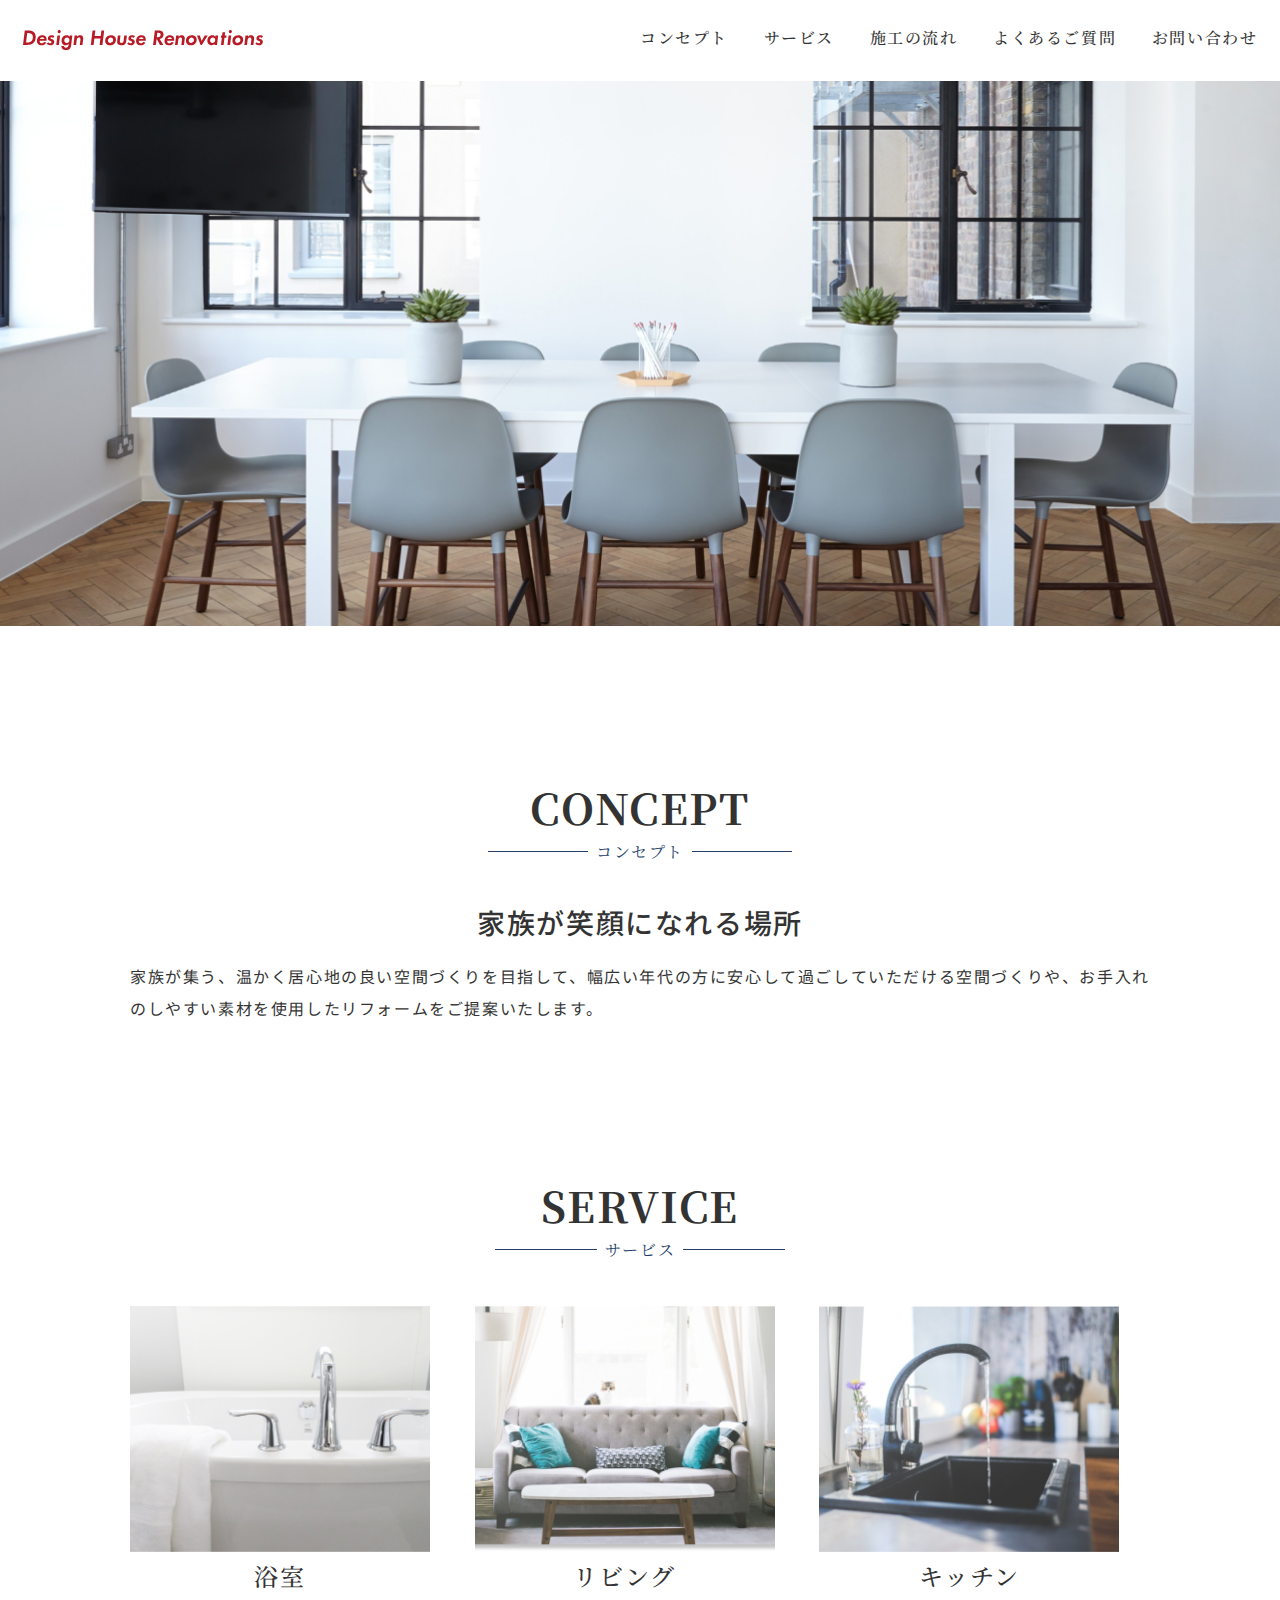
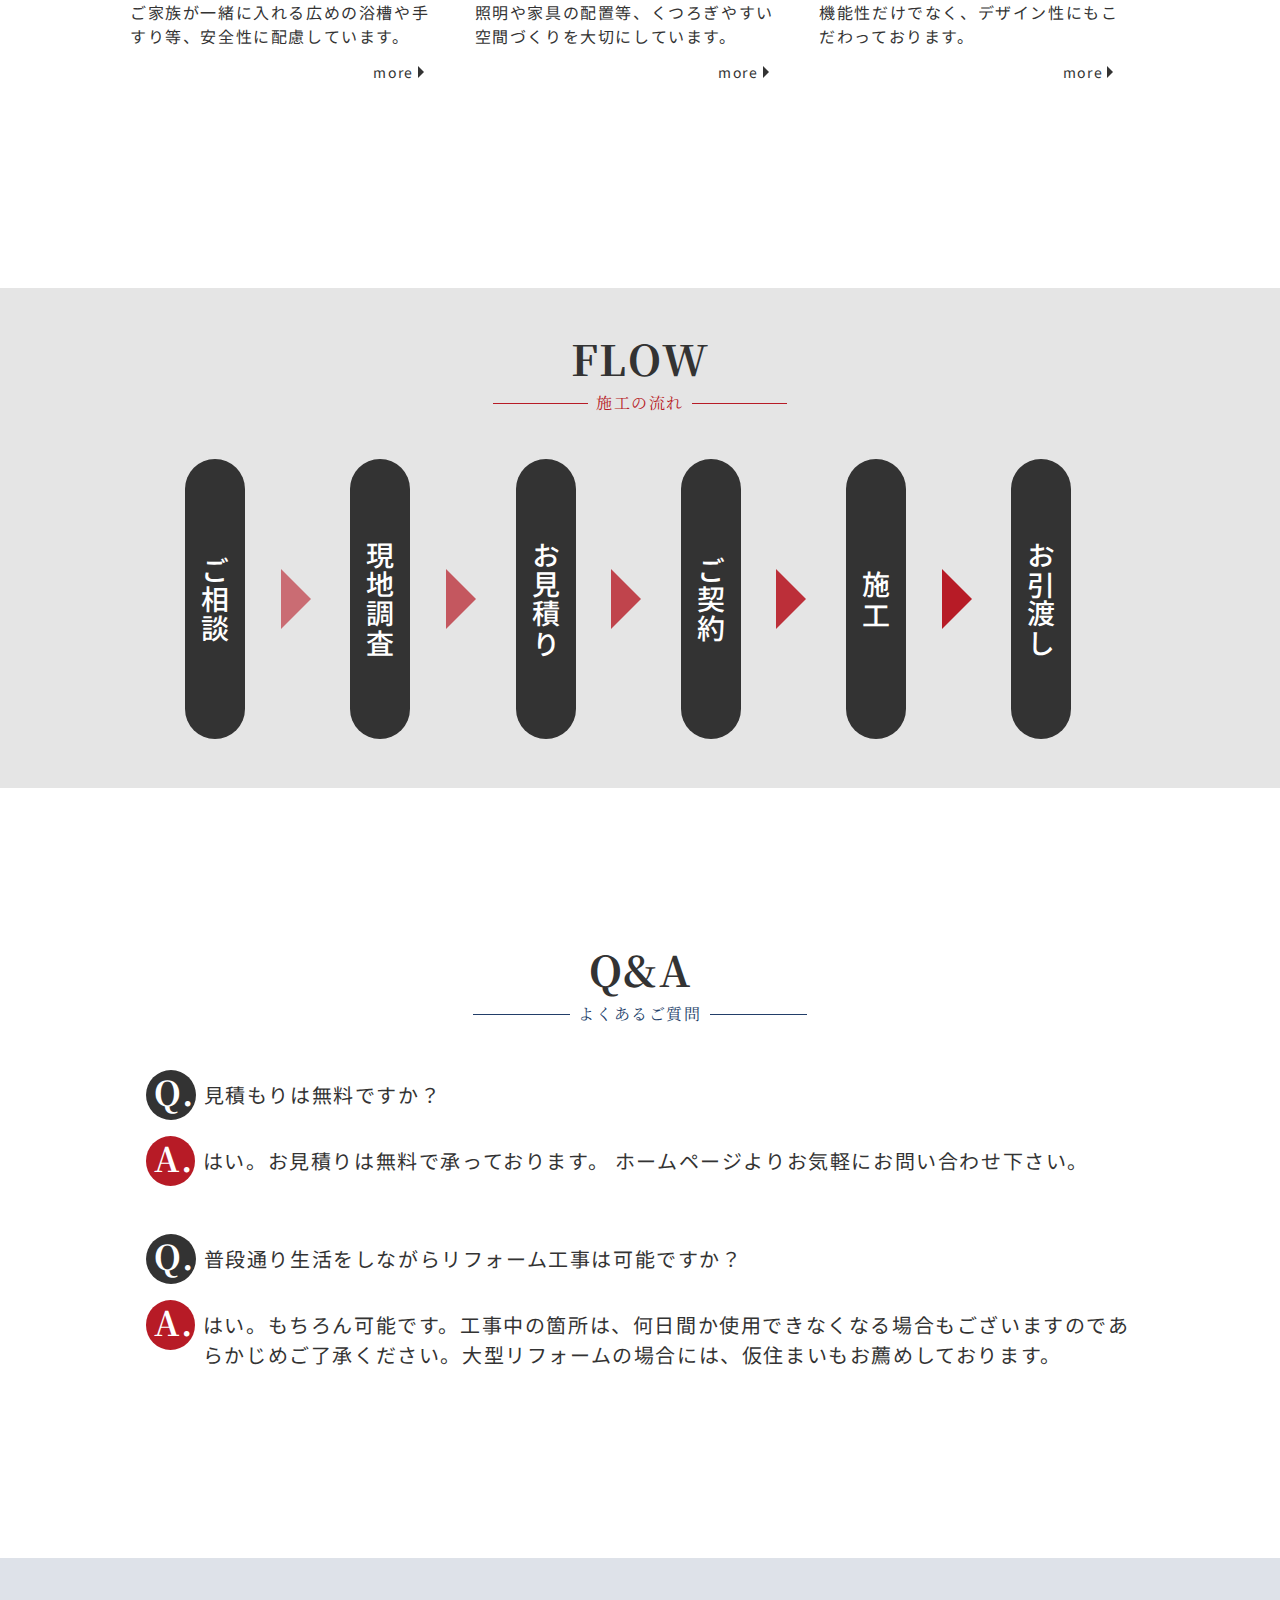
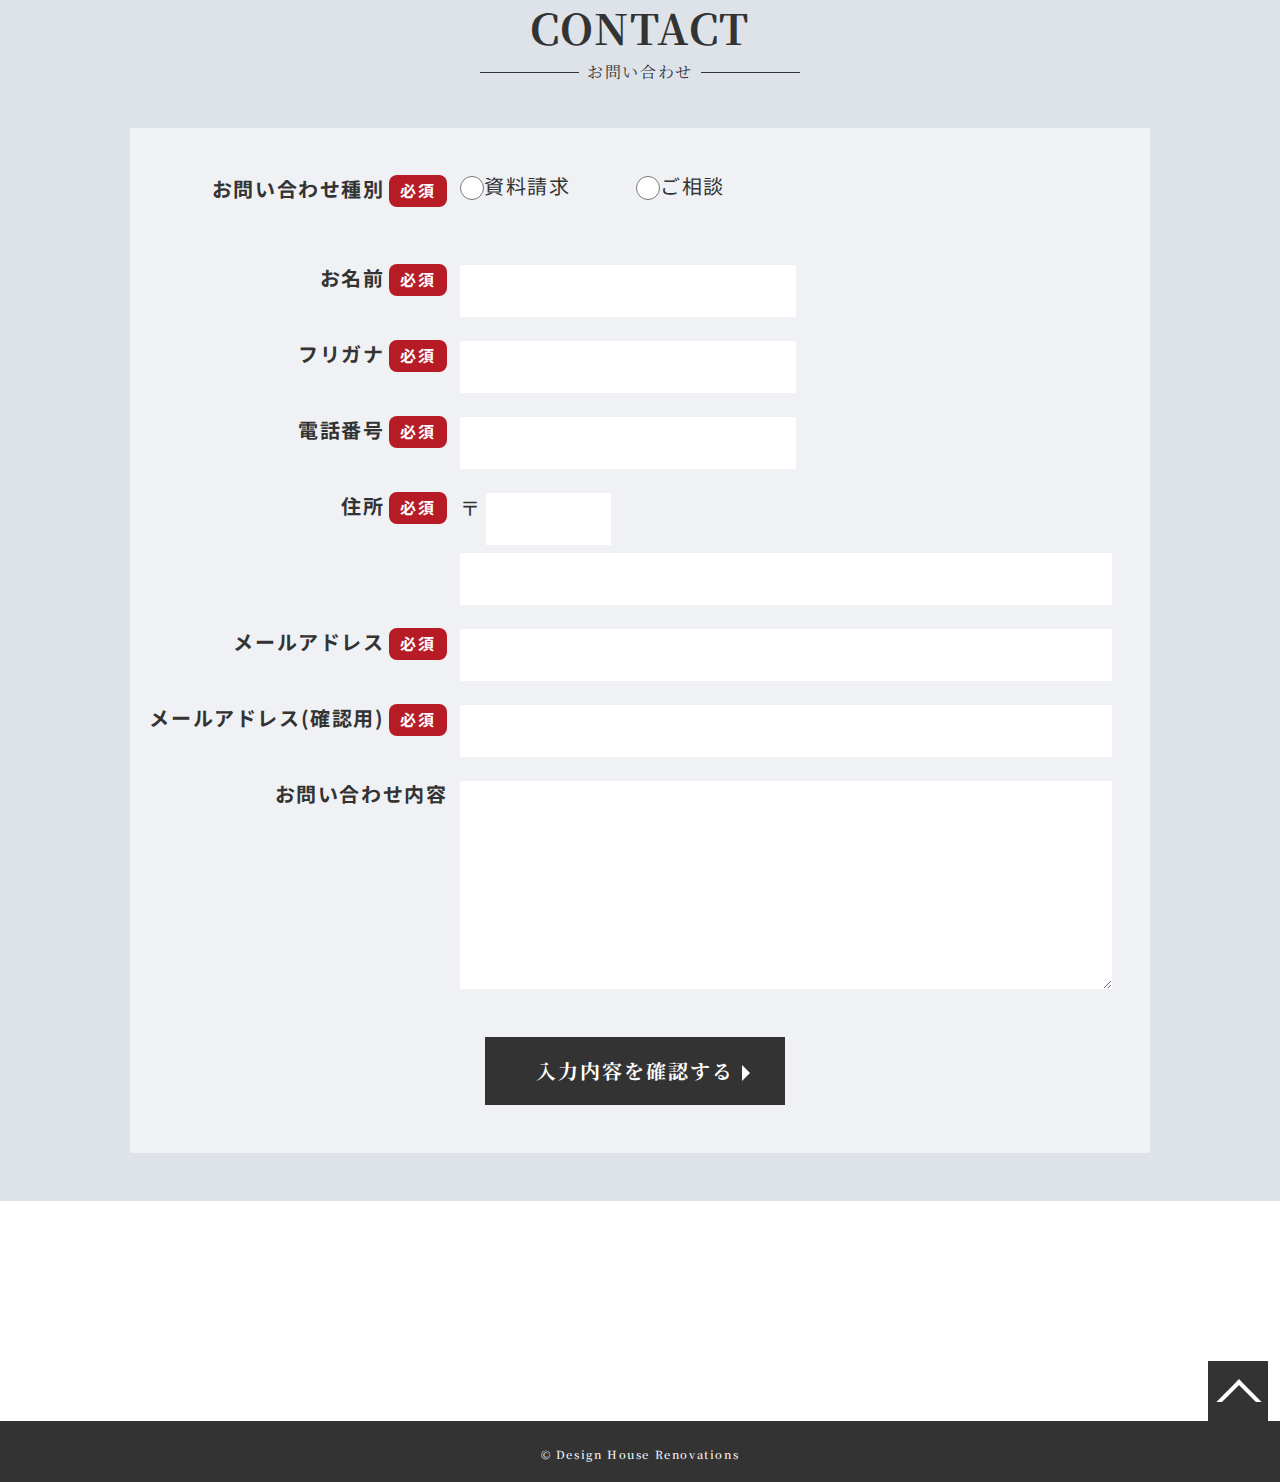
<file: site-renovations/index.html>
<!DOCTYPE html>
<html lang="ja">

<head>
    <meta charset="UTF-8">
    <meta name="viewport" content="width=device-width, initial-scale=1.0">
    <!-- ファビコン -->
    <link rel="icon" href="images/house_icon.png" type="image/png+xml">
    <!-- ファビコン非表示用 -->
    <link rel="icon altenate" href="images/house_icon.png" type="image/png+xml">
    <title>デザインハウスリノベーションWEBサイト</title>
    <link rel="stylesheet" href="css/reset.css">
    <link rel="preconnect" href="https://fonts.googleapis.com">
    <link rel="preconnect" href="https://fonts.gstatic.com" crossorigin>
    <link
        href="https://fonts.googleapis.com/css2?family=Noto+Sans+JP:wght@400;500;700&family=Noto+Serif+JP:wght@400;500;700&display=swap"
        rel="stylesheet">
    <link rel="stylesheet" href="css/style.css">
</head>

<body>
    <header id="header">
        <nav class="menu">
            <img class="logo" src="images/header_logo.svg" alt="">
            <input type="checkbox" class="menu_btn" id="menu_btn">
            <label class="burger" for="menu_btn">
                <span class="navicon"></span>
            </label>
            <ul class="menu_list">
                <li><a href="#concept">コンセプト</a></li>
                <li><a href="#service">サービス</a></li>
                <li><a href="#flow">施工の流れ</a></li>
                <li><a href="#question">よくあるご質問</a></li>
                <li><a href="#contact">お問い合わせ</a></li>
            </ul>
        </nav>

    </header>

    <main>
        <h1>
            <img class="hero sp" src="images/sp_main_hero.png" alt="スマホ用ダイニングの写真">
            <img class="hero pc" src="images/pc_main_hero.png" alt="PC用ダイニング写真">
        </h1>

        <section class="section" id="concept">
            <h2 class="sec_title">concept</h2>
            <p class="subtitle"><span class="sbt_line"></span><span class="sub">コンセプト</span><span
                    class="sbt_line"></span></p>
            <div class="section_innerwrap">
                <h3>家族が笑顔になれる場所</h3>
                <p class="comment">家族が集う、温かく居心地の良い空間づくりを目指して、幅広い年代の方に安心して過ごしていただける空間づくりや、お手入れのしやすい素材を使用したリフォームをご提案いたします。
                </p>
            </div><!-- section_innerwrap -->
        </section>

        <section class="section" id="service">
            <h2 class="sec_title">service</h2>
            <p class="subtitle service"><span class="sbt_line"></span><span class="sub">サービス</span><span
                    class="sbt_line"></span></p>
            <div class="section_innerwrap">
                <div class="Bathroom">
                    <img src="images/main_list-1-img.png" alt="浴室の写真">
                    <dl class="service_menu">
                        <dt>浴室</dt>
                        <dd>ご家族が一緒に入れる広めの浴槽や手すり等、安全性に配慮しています。</dd>
                    </dl>
                    <p class="more"><a href="#">more</a></p>
                </div>

                <div class="living">
                    <img src="images/main_list-2-img.png" alt="リビングの写真">
                    <dl class="service_menu">
                        <dt>リビング</dt>
                        <dd>照明や家具の配置等、くつろぎやすい空間づくりを大切にしています。</dd>
                    </dl>
                    <p class="more"><a href="#">more</a></p>
                </div>

                <div class="kitchen">
                    <img src="images/main_list-3-img.png" alt="キッチンの写真">
                    <dl class="service_menu">
                        <dt>キッチン</dt>
                        <dd>機能性だけでなく、デザイン性にもこだわっております。</dd>
                    </dl>
                    <p class="more"><a href="#">more</a></p>
                </div>
                <!-- </div> inner_wrap -->
            </div><!-- section_innerwrap -->
        </section>

        <section class="section" id="flow">
            <h2 class="sec_title">flow</h2>
            <p class="subtitle service"><span class="sbt_line"></span><span class="sub">施工の流れ</span><span
                    class="sbt_line"></span></p>
            <div class="section_innerwrap">
                <ul class="flow_detail">
                    <li class="flow_item">
                        <p class="flow_text">ご相談</p>
                    </li>
                    <li class="yajirusi"></li>
                    <li class="flow_item">
                        <p class="flow_text">現地調査</p>
                    </li>
                    <li class="yajirusi"></li>
                    <li class="flow_item">
                        <p class="flow_text">お見積り</p>
                    </li>
                    <li class="yajirusi"></li>
                    <li class="flow_item">
                        <p class="flow_text">ご契約</p>
                    </li>
                    <li class="yajirusi"></li>
                    <li class="flow_item">
                        <p class="flow_text">施工</p>
                    </li>
                    <li class="yajirusi"></li>
                    <li class="flow_item">
                        <p class="flow_text">お引渡し</p>
                    </li>
                    <li class="yajirusi"></li>
                </ul>
            </div><!-- section_innerwrap -->
        </section>

        <section class="section" id="question">
            <h2 class="sec_title">q&a</h2>
            <p class="subtitle service"><span class="sbt_line"></span><span class="sub">よくあるご質問</span><span
                    class="sbt_line"></span></p>
            <dl class="qa_contents">
                <div class="q_wrap">
                    <span class="qa_icon q">Q.</span>
                    <dt class="question">見積もりは無料ですか？</dt>
                </div>

                <div class="a_wrap">
                    <span class="qa_icon a">A.</span>
                    <dd class="answer answer1">はい。お見積りは無料で承っております。
                        ホームページよりお気軽にお問い合わせ下さい。</dd>
                </div>

                <div class="q_wrap">
                    <span class="qa_icon q">Q.</span>
                    <dt class="question">普段通り生活をしながらリフォーム工事は可能ですか？</dt>
                </div>

                <div class="a_wrap">
                    <span class="qa_icon a">A.</span>
                    <dd class="answer">
                        はい。もちろん可能です。工事中の箇所は、何日間か使用できなくなる場合もございますのであらかじめご了承ください。大型リフォームの場合には、仮住まいもお薦めしております。
                    </dd>
                </div>
            </dl>
        </section>

        <section class="section" id="contact">
            <h2 class="sec_title">contact</h2>
            <p class="subtitle service"><span class="sbt_line"></span><span class="sub">お問い合わせ</span><span
                    class="sbt_line"></span></p>
            <form>
                <div class="contact_inner_wrap">
                    <label class="contact_item contact_type_item">
                        <p class="contact_label">お問い合わせ種別<span>必須</span></p>
                    </label>
                    <div class="contact_body radio_grp">
                        <label class="radio_type"><input class="contact_type" type="radio" name="contact_type"
                                value="資料請求" required>資料請求</label>
                        <label class="radio_type"><input class="contact_type" type="radio" name="contact_type"
                                value="ご相談" required>ご相談</label>
                    </div>

                    <div class="contact_item">
                        <p class="contact_label">お名前<span>必須</span></p>
                    </div>
                    <div class="contact_body">
                        <label><input class="name" type="text" name="user_name" required></label>
                    </div>

                    <div class="contact_item">
                        <p class="contact_label">フリガナ<span>必須</span></p>
                    </div>
                    <div class="contact_body">
                        <label><input type="text" name="furigana" required></label>
                    </div>

                    <div class="contact_item">
                        <p class="contact_label">電話番号<span>必須</span></p>
                    </div>
                    <div class="contact_body">
                        <label><input type="text" name="tel" required></label>
                    </div>

                    <div class="contact_item">
                        <p class="contact_label">住所<span>必須</span></p>
                    </div>
                    <div class="contact_body">
                        <div class="postal_code_wrap">
                            <p class="contact_label">〒</p>
                            <label><input class="postal_code" type="text" name="postal_code" minlength="7" maxlength="8"
                                    pattern="\d*" autocomplete="shipping postal-code" required></label>
                        </div>
                        <label><input type="text" name="address" required></label>
                    </div>

                    <div class="contact_item">
                        <p class="contact_label">メールアドレス<span>必須</span></p>
                    </div>
                    <div class="contact_body">
                        <label><input type="email" name="user_email" required></label>
                    </div>

                    <div class="contact_item">
                        <p class="contact_label">メールアドレス(確認用)<span>必須</span></p>
                    </div>
                    <div class="contact_body">
                        <label><input type="email" name="user_email" required></label>
                    </div>

                    <div class="contact_item">
                        <p class="contact_label">お問い合わせ内容</p>
                    </div>
                    <div class="contact_body">
                        <textarea class="inquiry" name="inquiry"></textarea>
                    </div>
                </div>

                <div class="submit">
                    <label>
                        <input class="submit_btn" type="submit" value="入力内容を確認する"><span></span>
                    </label>
                </div>
            </form>
        </section>
    </main>

    <footer>
        <div class="pagetop_icon">
            <a href="#">
                <p class="pagetop"></p>
            </a>
        </div>
        <p class="copytright"><small>&copy; Design House Renovations</small></p>

    </footer>


</body>

</html>
</file>
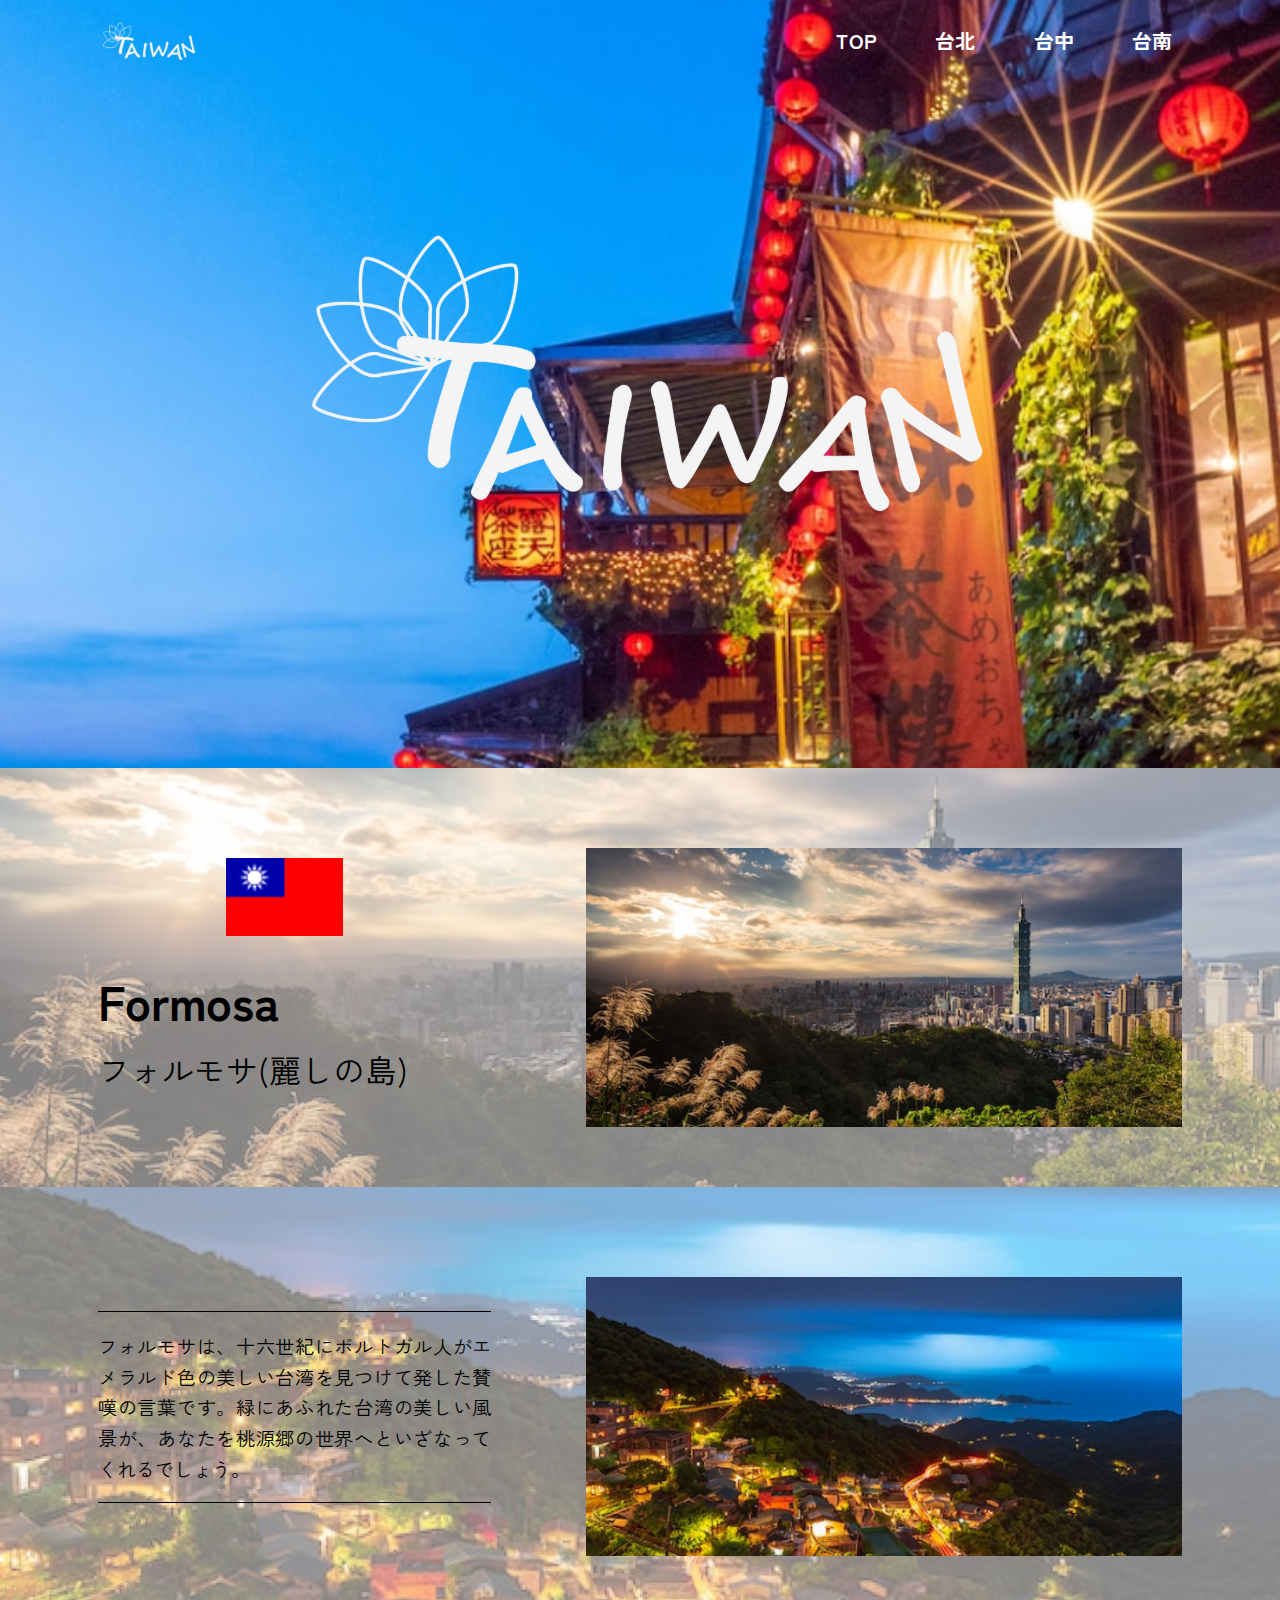
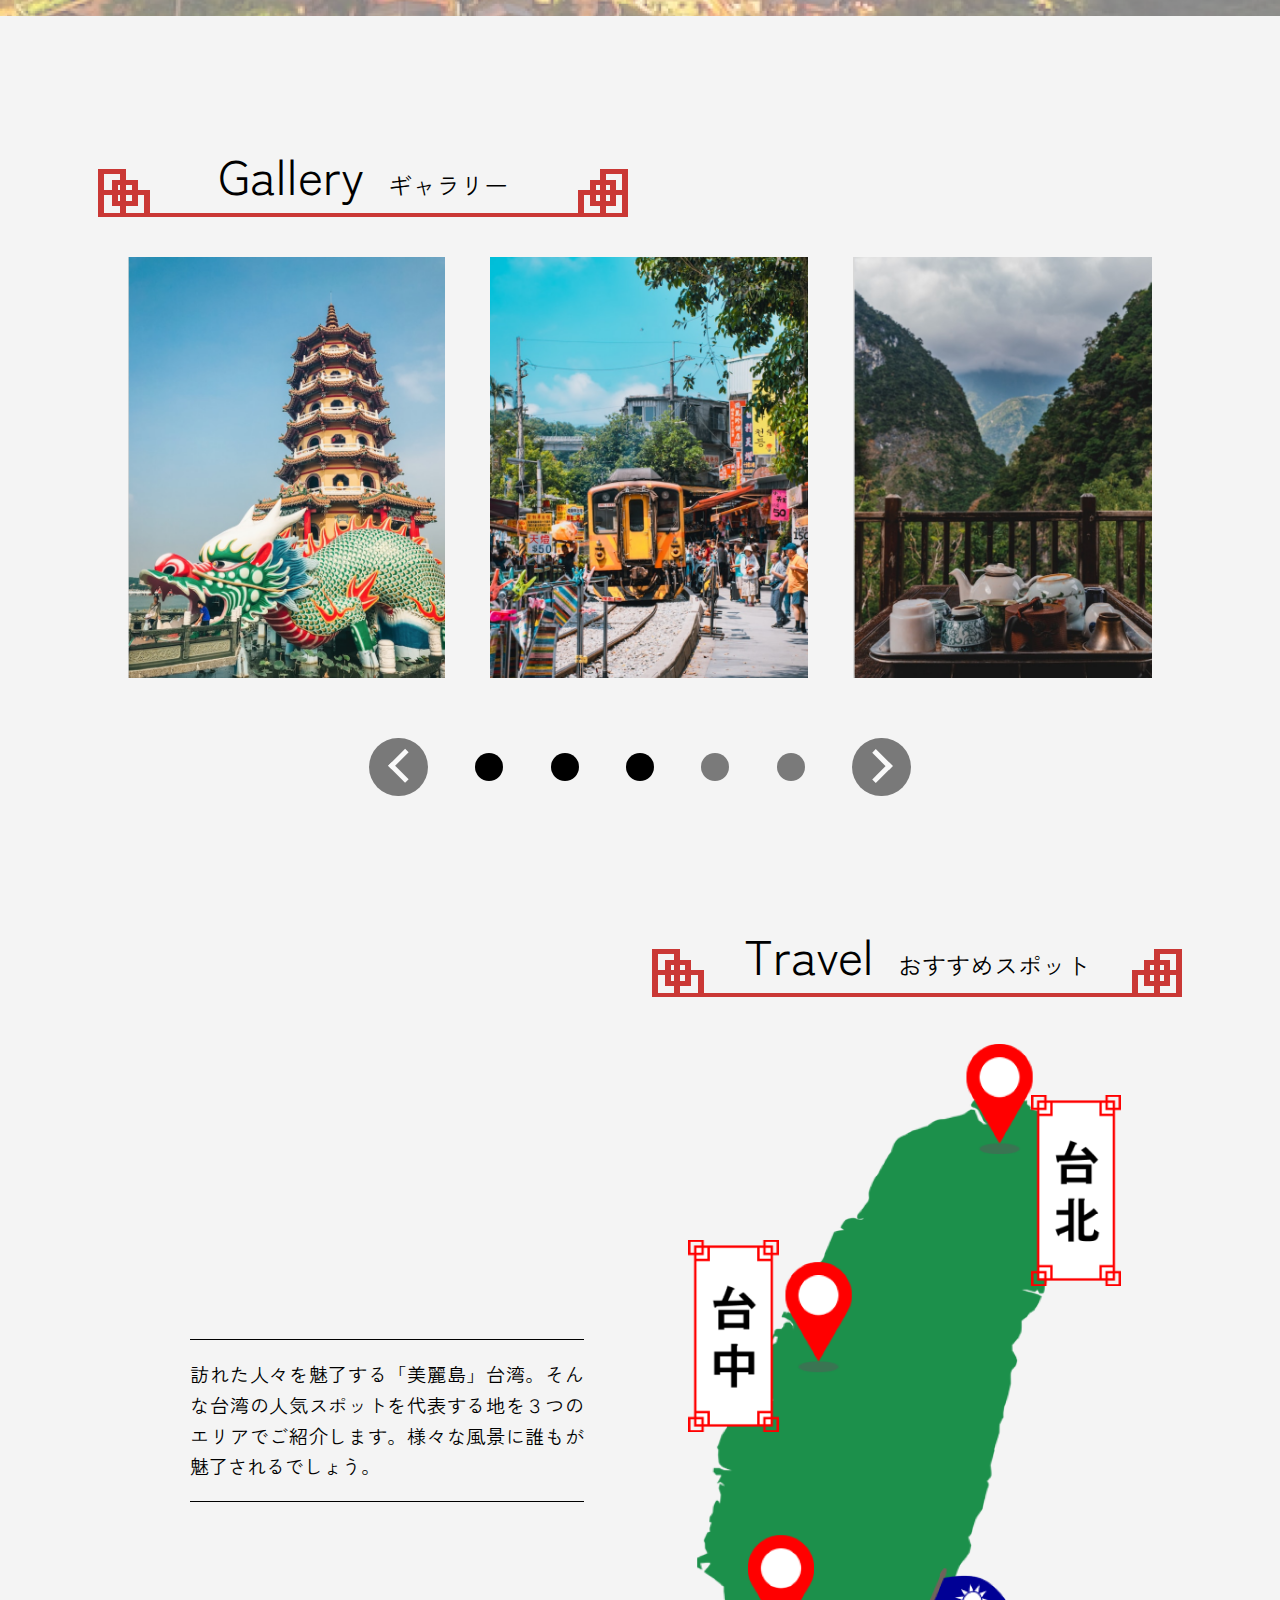
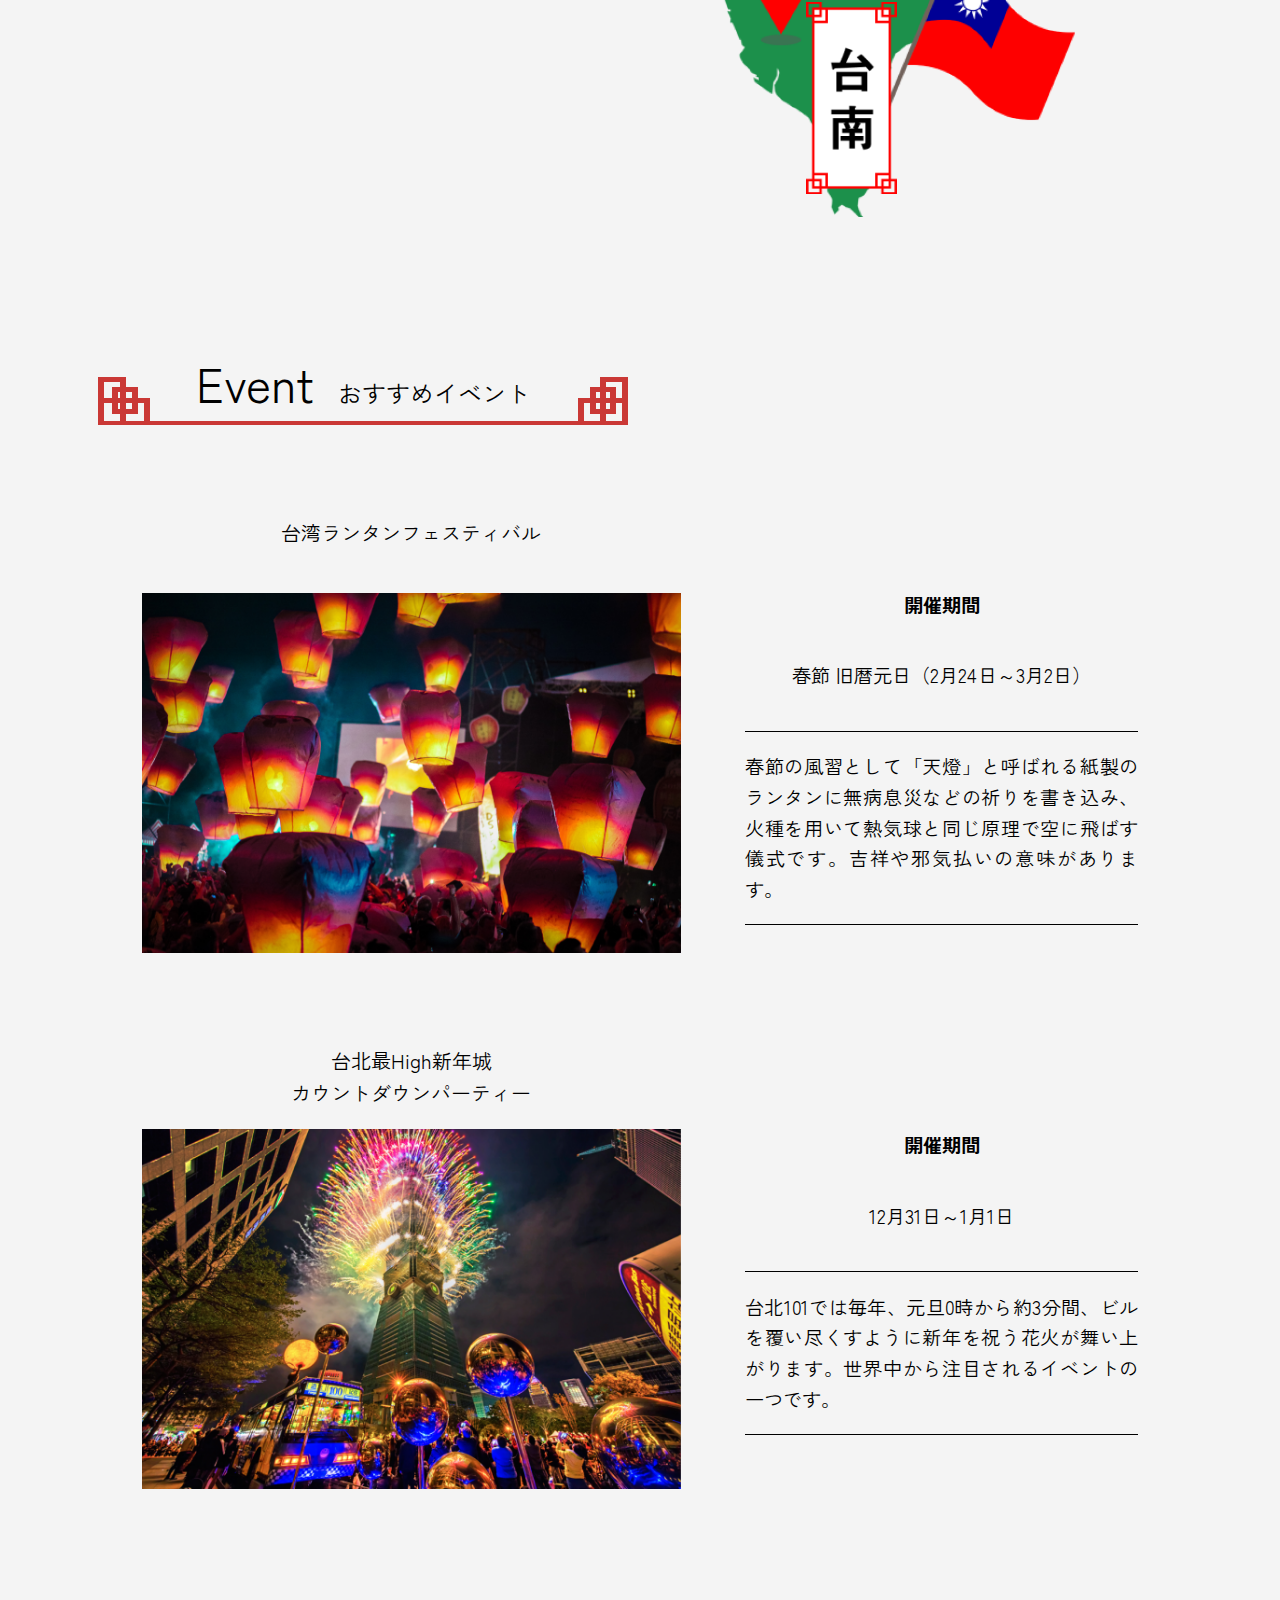
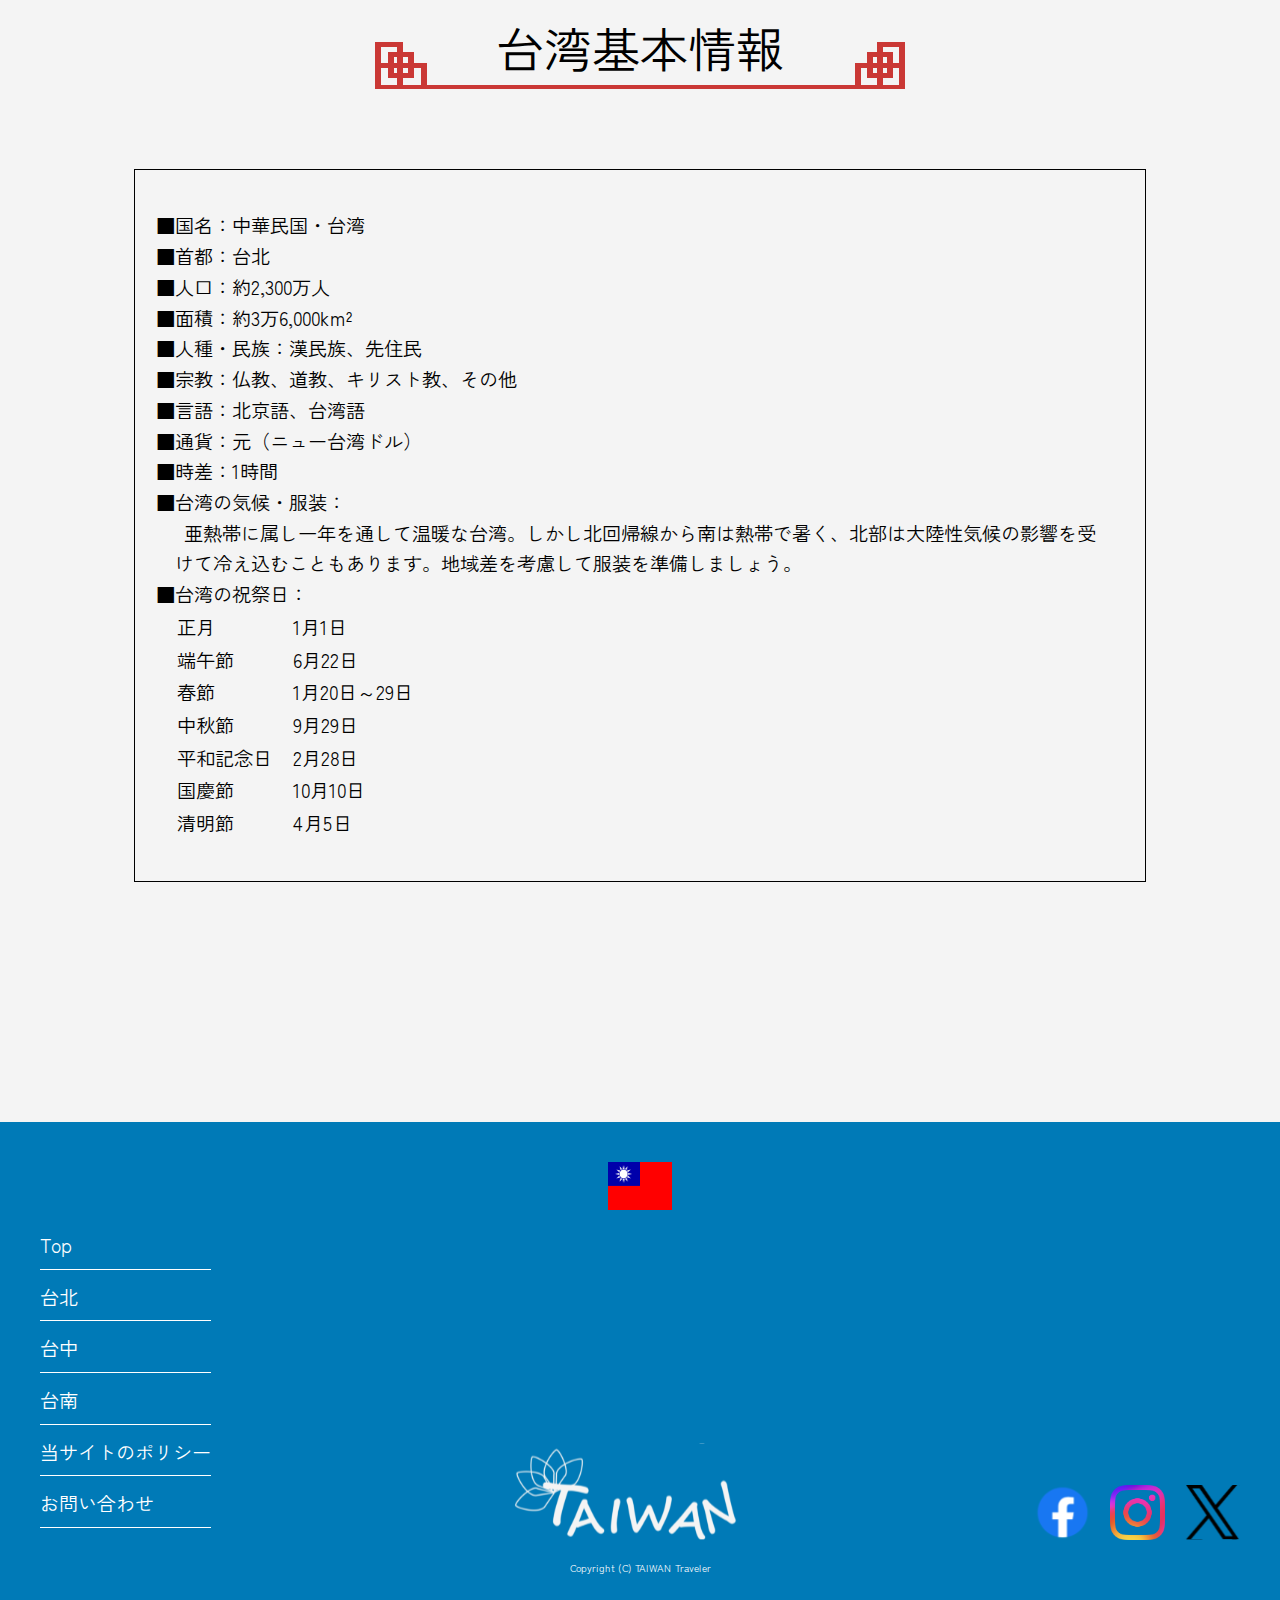
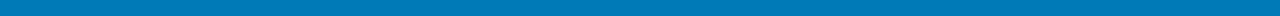
<file: site-taiwan/index.html>
<!DOCTYPE html>
<html lang="ja">

<head>
    <meta charset="UTF-8">
    <meta name="viewport" content="width=device-width, initial-scale=1.0">
    <link rel="preconnect" href="https://fonts.googleapis.com">
    <link rel="preconnect" href="https://fonts.gstatic.com" crossorigin>
    <link href="https://fonts.googleapis.com/css2?family=Zen+Kaku+Gothic+New&display=swap" rel="stylesheet">
    <link rel="stylesheet" href="common/css/reset.css">
    <link rel="stylesheet" href="common/css/comon.css">
    <link rel="stylesheet" href="top/css/top.css">
    <title>台湾紹介webサイト</title>
    <meta name="description" content="台湾の魅力を紹介するwebサイトです、ここは全体の魅力を紹介するtopページです">
</head>

<body>
    <!-- ローディング画面 -->
    <div id="loading"><img src="common/image/logo.svg" alt="ロゴ画像"></div>
    <!-- ヘッダー領域 -->
    <header class="header">
        <div class="header_wrap">
            <!-- 開閉式メニュー -->
            <nav class="hum_menu">
                <!-- チェックボックスでメニューの開閉を操作する -->
                <input type="checkbox" class="menu_button" id="menu_button">
                <!-- アイコンになる要素 -->
                <label class="menu_icon" for="menu_button">
                    <span class="menu_bg"><span class="nav_icon"></span></span>
                </label>
                <!-- メニュー本文 -->
                <ul>
                    <li><img src="common/image/logo.svg" alt="logo"></li>
                    <li><a href="#">top</a></li>
                    <li><a href="taipei/index.html">台北</a></li>
                    <li><a href="taichung/index.html">台中</a></li>
                    <li><a href="tainan/index.html">台南</a></li>
                </ul>
            </nav>
            <h1 class="top_h1"><img src="common/image/logo.svg" class="top_img" alt="ロゴ画像"></h1>
        </div>
    </header>
    <!-- ヘッダー領域ここまで -->
    <div class="contents">
        <!-- メインコンテンツここに記述してください、共通スタイル様にcontentsクラスを設定しています -->
        <section class="intro">
            <div id="back1">
                <div class="content_wrapper">
                    <div>
                        <img src="common/image/com_nflag.png" alt="台湾国旗" class="intro_flag">
                        <h3>formosa</h3>
                        <p>フォルモサ(麗しの島)</p>
                    </div>
                    <img src="top/image/com_intro.png" alt="紹介画像1" class="intro_img">
                </div>
            </div>
            <div id="back2">
                <div class="content_wrapper">
                    <p class="section_info">
                        フォルモサは、十六世紀にポルトガル人がエメラルド色の美しい台湾を見つけて発した賛嘆の言葉です。緑にあふれた台湾の美しい風景が、あなたを桃源郷の世界へといざなってくれるでしょう。</p>
                    <img src="top/image/com_intro2.png" alt="紹介画像2" class="intro_img">
                </div>
            </div>
        </section>
        <section class="gallery">
            <div class="gallery_wrap">
                <h2 class="heading">
                    <span class="header_front"></span>gallery<span class="h2_span">ギャラリー</span>
                    <span class="header_back"></span>
                </h2>
                <div class="slide_wrap">
                    <div class="slide_imgwrap">
                        <div class="slide_board">
                            <img src="top/image/com_slide1.png" class="slide_img" id="slide_img1" alt="スライドショー画像1">
                            <img src="top/image/com_slide2.png" class="slide_img" alt="スライドショー画像2" id="slide_img2">
                            <img src="top/image/com_slide3.png" class="slide_img" alt="スライドショー画像3" id="slide_img3">
                            <img src="top/image/com_slide4.png" alt="スライドショー画像4" class="slide_img" id="slide_img4">
                            <img src="top/image/com_slide5.png" alt="スライドショー画像5" class="slide_img" id="slide_img5">
                        </div>
                    </div>
                    <div class="slide_interface">
                        <div class="slide_arrow" data-id="left"></div>
                        <!-- ボタンカラートグル用クラスslide_selected -->
                        <!-- data-btnid属性を使ってクリックされたボタンを識別します -->
                        <div class="slide_button slide_selected" data-id="0"></div>
                        <div class="slide_button" data-id="1"></div>
                        <div class="slide_button" data-id="2"></div>
                        <div class="slide_button" data-id="3"></div>
                        <div class="slide_button" data-id="4"></div>
                        <div class="slide_arrow" data-id="right"></div>
                    </div>
                </div>
            </div>
        </section>
        <section class="travel">
            <div class="travel_wrap">
                <h2 class="heading">
                    <span class="header_front"></span>travel<span class="h2_span">おすすめスポット</span>
                    <span class="header_back"></span>
                </h2>
                <div class="map_wrap">
                    <p class="section_info">訪れた人々を魅了する「美麗島」台湾。そんな台湾の人気スポットを代表する地を３つのエリアでご紹介します。様々な風景に誰もが魅了されるでしょう。</p>
                    <div class="map">
                        <a href="taipei/index.html"><img src="top/image/taipei_char.png" alt="台北" id="taipei_char"></a>
                        <a href="taichung/index.html">
                            <img src="top/image/taichun_char.png" alt="台中" id="taichun_char">
                        </a>
                        <a href="tainan/index.html"><img src="top/image/tainan_char.png" id="tainan_char" alt="台南"></a>
                    </div>
                </div>
            </div>
        </section>
        <section class="event">
            <div class="event_wrap">
                <h2 class="heading">
                    <span class="header_front"></span>event<span class="h2_span">おすすめイベント</span>
                    <span class="header_back"></span>
                </h2>
                <ul>
                    <li>
                        <div class="event_li_left">
                            <h3>台湾ランタンフェスティバル</h3>
                            <img src="top/image/com_lantan.png" alt="">
                        </div>
                        <div class="event_li_right">
                            <h4>開催期間</h4>
                            <p>春節 旧暦元日（2月24日～3月2日）</p>
                            <p class="section_info">
                                春節の風習として「天燈」と呼ばれる紙製のランタンに無病息災などの祈りを書き込み、火種を用いて熱気球と同じ原理で空に飛ばす儀式です。吉祥や邪気払いの意味があります。</p>
                        </div>
                    </li>
                    <li>
                        <div class="event_li_left">
                            <h3>台北最High新年城<br>カウントダウンパーティー</h3>
                            <img src="top/image/com_countdown.png" alt="">
                        </div>
                        <div class="event_li_right">
                            <h4>開催期間</h4>
                            <p>12月31日～1月1日</p>
                            <p class="section_info">
                                台北101では毎年、元旦0時から約3分間、ビルを覆い尽くすように新年を祝う花火が舞い上がります。世界中から注目されるイベントの一つです。</p>
                        </div>
                    </li>
                </ul>
            </div>
        </section>
        <section class="basic_info">
            <div class="basic_info_wrap">
                <h2 class="heading">
                    <span class="header_front"></span>台湾基本情報<span class="header_back"></span>
                </h2>
                <ul>
                    <li>&#9632;国名：中華民国・台湾</li>
                    <li>&#9632;首都：台北</li>
                    <li>&#9632;人口：約2,300万人</li>
                    <li>&#9632;面積：約3万6,000km²</li>
                    <li>&#9632;人種・民族：漢民族、先住民</li>
                    <li>&#9632;宗教：仏教、道教、キリスト教、その他</li>
                    <li>&#9632;言語：北京語、台湾語</li>
                    <li>&#9632;通貨：元（ニュー台湾ドル）</li>
                    <li>&#9632;時差：1時間</li>
                    <li>
                        &#9632;台湾の気候・服装：<br>亜熱帯に属し一年を通して温暖な台湾。しかし北回帰線から南は熱帯で暑く、北部は大陸性気候の影響を受けて冷え込むこともあります。地域差を考慮して服装を準備しましょう。
                    </li>
                    <li>&#9632;台湾の祝祭日：
                        <table>
                            <tr>
                                <td>正月</td>
                                <td>1月1日</td>
                            </tr>
                            <tr>
                                <td>端午節</td>
                                <td>6月22日</td>
                            </tr>
                            <tr>
                                <td>春節</td>
                                <td>1月20日～29日</td>
                            </tr>
                            <tr>
                                <td>中秋節</td>
                                <td>9月29日</td>
                            </tr>
                            <tr>
                                <td>平和記念日</td>
                                <td>2月28日</td>
                            </tr>
                            <tr>
                                <td>国慶節</td>
                                <td>10月10日</td>
                            </tr>
                            <tr>
                                <td>清明節</td>
                                <td>4月5日</td>
                            </tr>
                        </table>
                    </li>
                </ul>
            </div>
        </section>
        <!-- メインコンテンツここまで -->
        <!-- トップページに戻るボタン作成開始 -->

    </div>

    <!-- フッター領域 -->
    <footer class="footer">
        <div class="footer_wrap">
            <img class="footer_nflag" src="common/image/com_nflag.png" alt="">
            <div class="conteiner">
                <ul class="footer_ul">
                    <li class="item"><a href="#">Top</a></li>
                    <li class="item"><a href="taipei/index.html">台北</a></li>
                    <li class="item"><a href="taichung/index.html">台中</a></li>
                    <li class="item"><a href="tainan/index.html">台南</a></li>
                    <li class="item"><a href="#">当サイトのポリシー</a></li>
                    <li class="item"><a href="#">お問い合わせ</a></li>
                </ul>
                <img class="footer_logo" src="common/image/footer_logo.svg" alt="logo">
                <ul class="sns_icon">
                    <li><a href="#"><img class="svg_icon" src="common/image/facebook_logo.svg" alt="Facebook"></a></li>
                    <li class="sns_icon_fb"><a href="#"><img class="svg_icon"
                                src="common/image/Instagram_Glyph_Gradient.png" width="32px" height="32px"
                                alt="instagram"></a></li>
                    <li><a href="#"><img class="svg_icon" src="common/image/x_logo.svg" alt="Twitter"></a></li>
                </ul>
            </div>
            <p class="footer_corporate">Copyright (C) TAIWAN Traveler</p>
        </div>
        <div class="toppage_return">
            <a href="#"></a>
        </div>
    </footer>
    <!-- フッター領域ここまで -->

    <!-- 以下スクリプトインポート -->
    <!-- jquerry -->
    <script src="https://code.jquery.com/jquery-3.7.1.min.js"></script>
    <!-- 以下制作物 -->
    <script src="top/js/top.js"></script>
    <script src="common/js/loading.js"></script>
    <script src="common/js/modal.js"></script>
    <script src="common/js/other.js"></script>
    <script src="common/js/pagetop.js"></script>
</body>

</html>
</file>
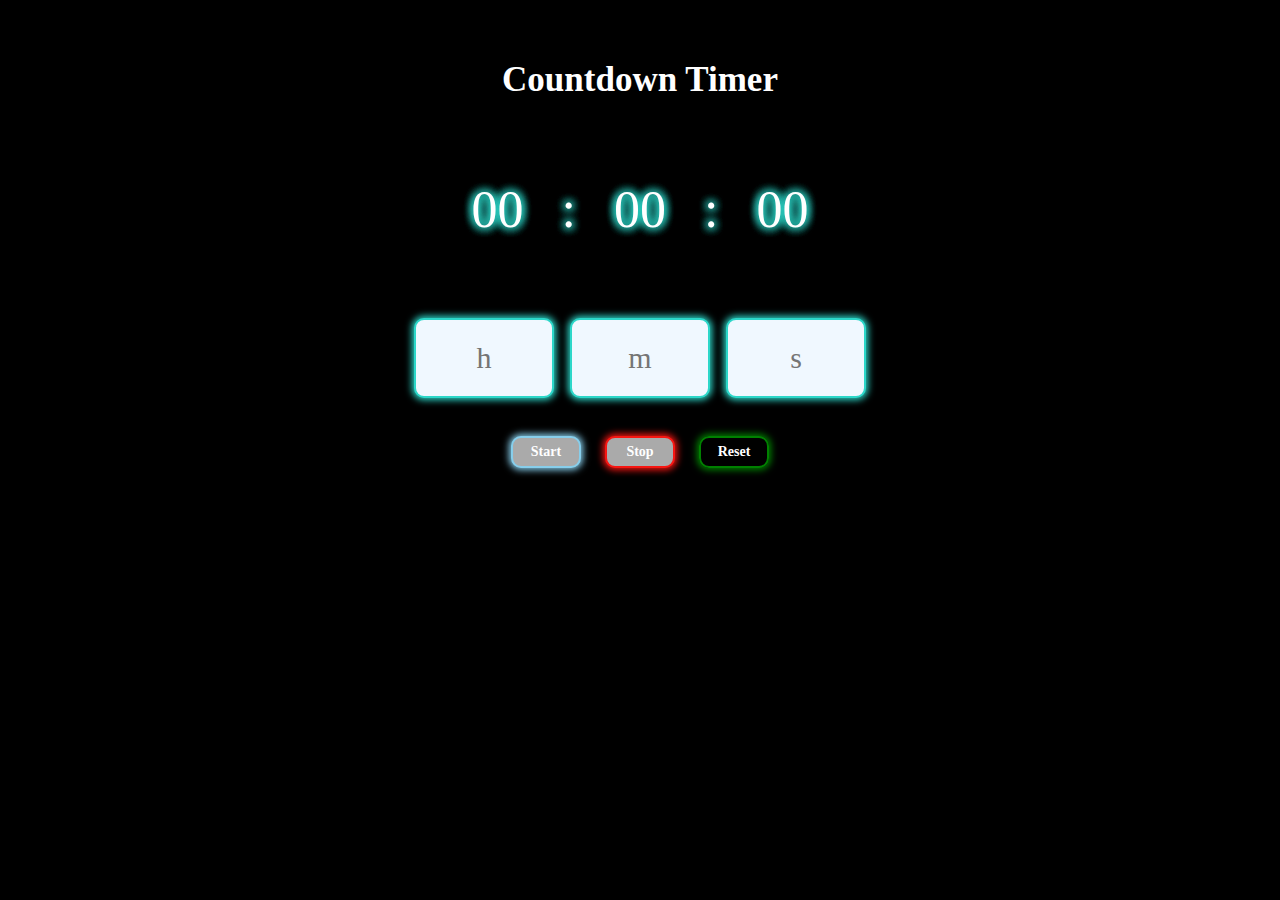
<file: webapp-countdown_timer/index.html>
<!DOCTYPE html>
<html lang="ja">

<head>
  <meta charset="UTF-8">
  <meta name="viewport" content="width=device-width, initial-scale=1.0">
  <!-- ファビコン -->
  <link rel="icon" href="img/timer.png" type="image/png+xml">
  <!-- ファビコン非表示用 -->
  <link rel="icon altenate" href="img/timer.png" type="image/png+xml">
  <title>challengeTimer</title>
  <link rel="stylesheet" href="css/reset.css">
  <link rel="stylesheet" href="css/style.css">
</head>

<body id="body">
  <div>

    <h1>countdown timer</h1>
    <!-- ↓タイマー表示セクション -->
    <div>
      <p id="displyTime"><span id="hour">00</span>:<span id="min">00</span>:<span id="sec">00</span></p>
    </div>
    <!-- ↑タイマー表示セクション -->

    <!-- ↓入力セクション -->
    <div>
      <input type="text" id="input_h" class="input" placeholder="h"
        oninput="value = value.replace(/[０-９]/g,s => String.fromCharCode(s.charCodeAt(0) - 65248)).replace(/\D/g,'');">
      <input type="text" id="input_m" class="input" placeholder="m"
        oninput="value = value.replace(/[０-９]/g,s => String.fromCharCode(s.charCodeAt(0) - 65248)).replace(/\D/g,'');">
      <input type="text" id="input_s" class="input" placeholder="s"
        oninput="value = value.replace(/[０-９]/g,s => String.fromCharCode(s.charCodeAt(0) - 65248)).replace(/\D/g,'');">
    </div>
    <!-- ↑入力セクション -->

    <!-- ↓ボタンセクション -->
    <div>
      <div class="message-block">
        <button id="startbtn" class="btn b-color">start</button>
        <p id="not-entered-message">数字を入力してから<br>Startボタンを押してください</p>
      </div>
      <button id="stopbtn" class="btn b-color">stop</button>
      <button id="resetbtn" class="btn">reset</button>
    </div>
    <!-- ↑ボタンセクション -->

  </div>

  <script src="JavaScript/main.js"> </script>
</body>

</html>
</file>
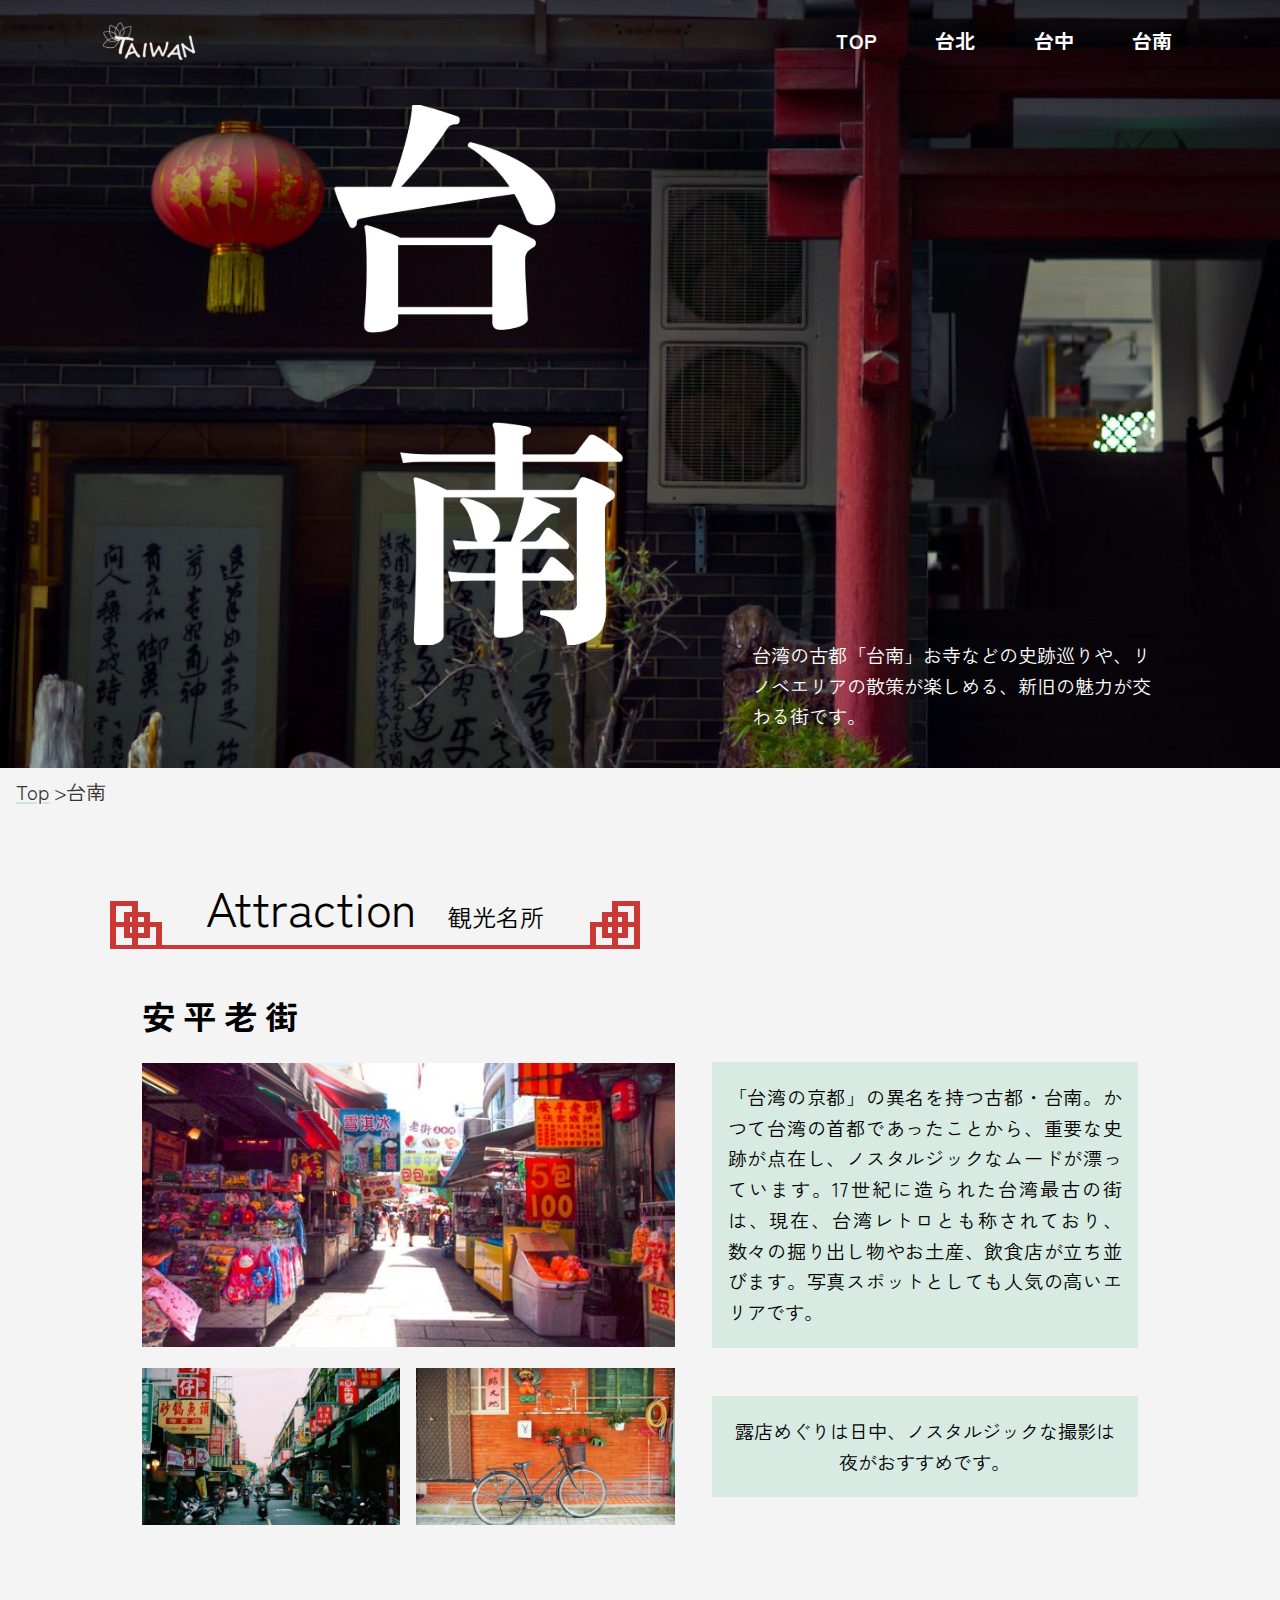
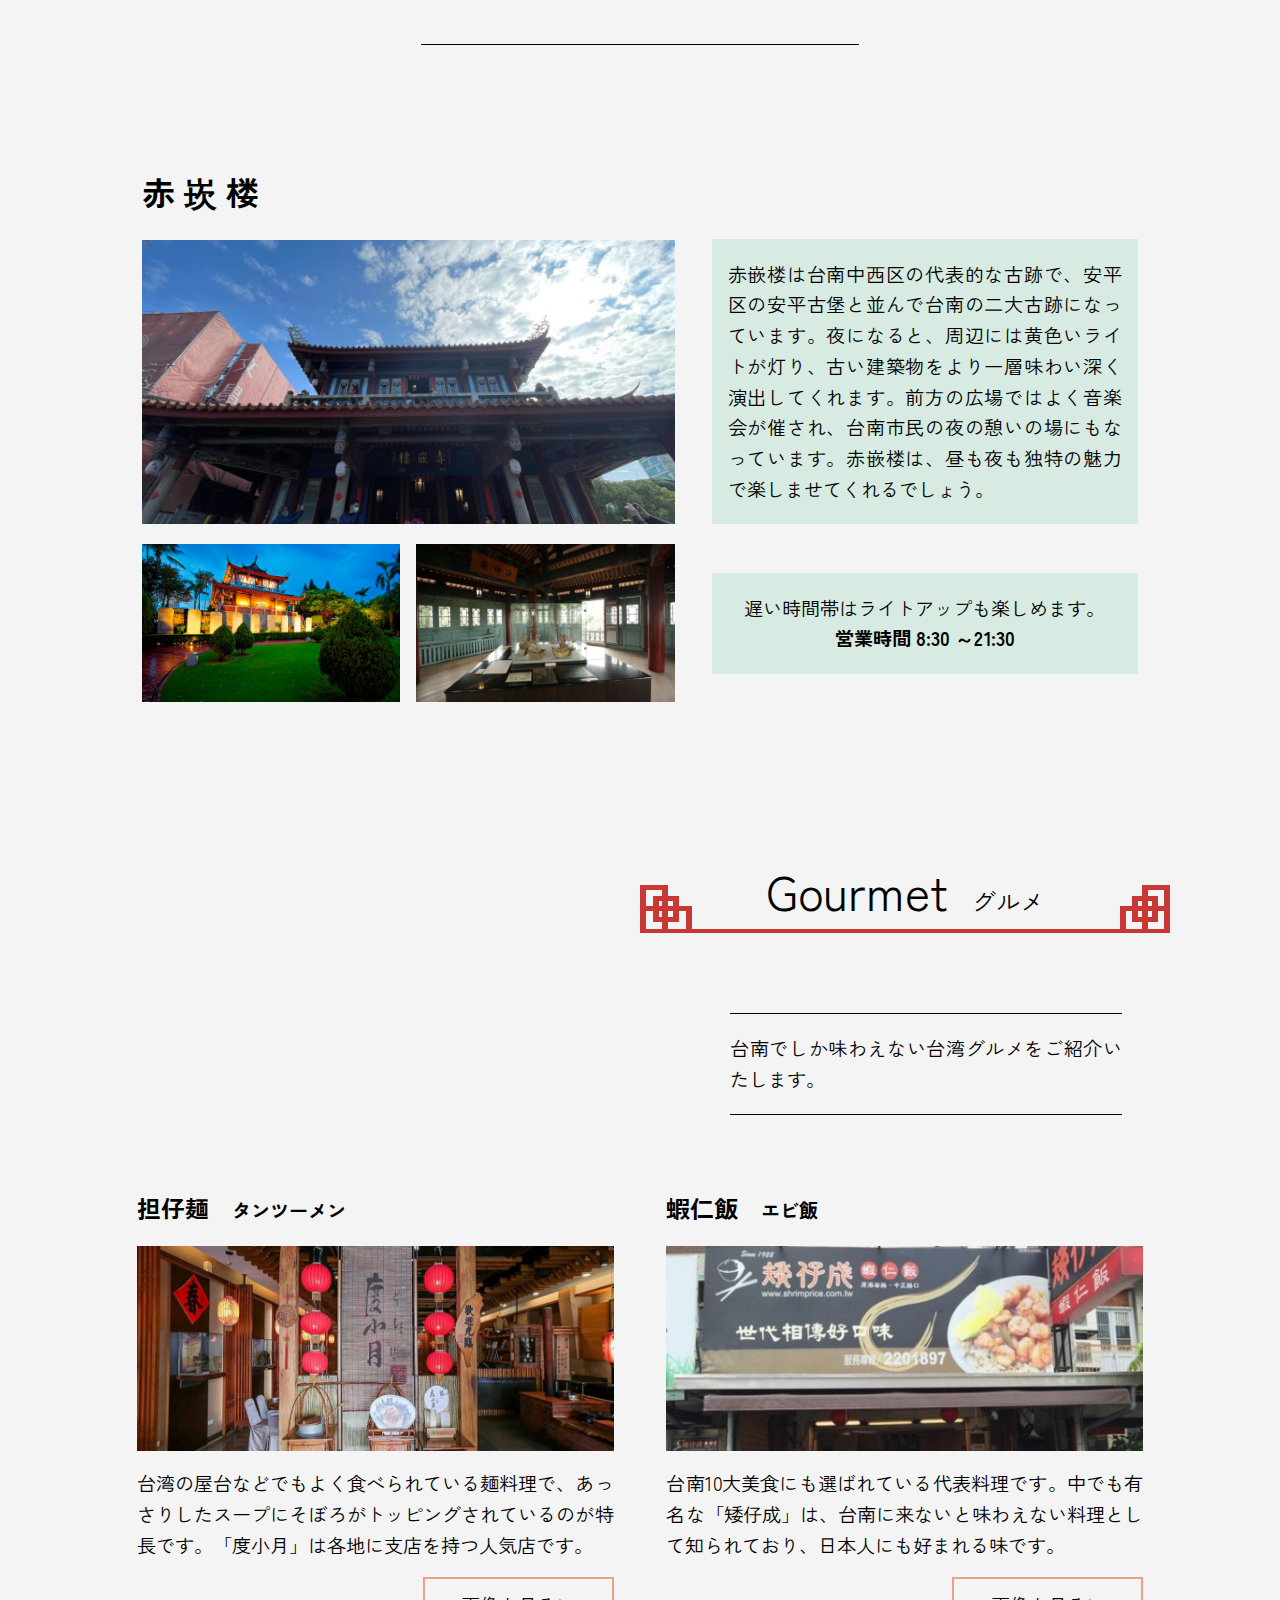
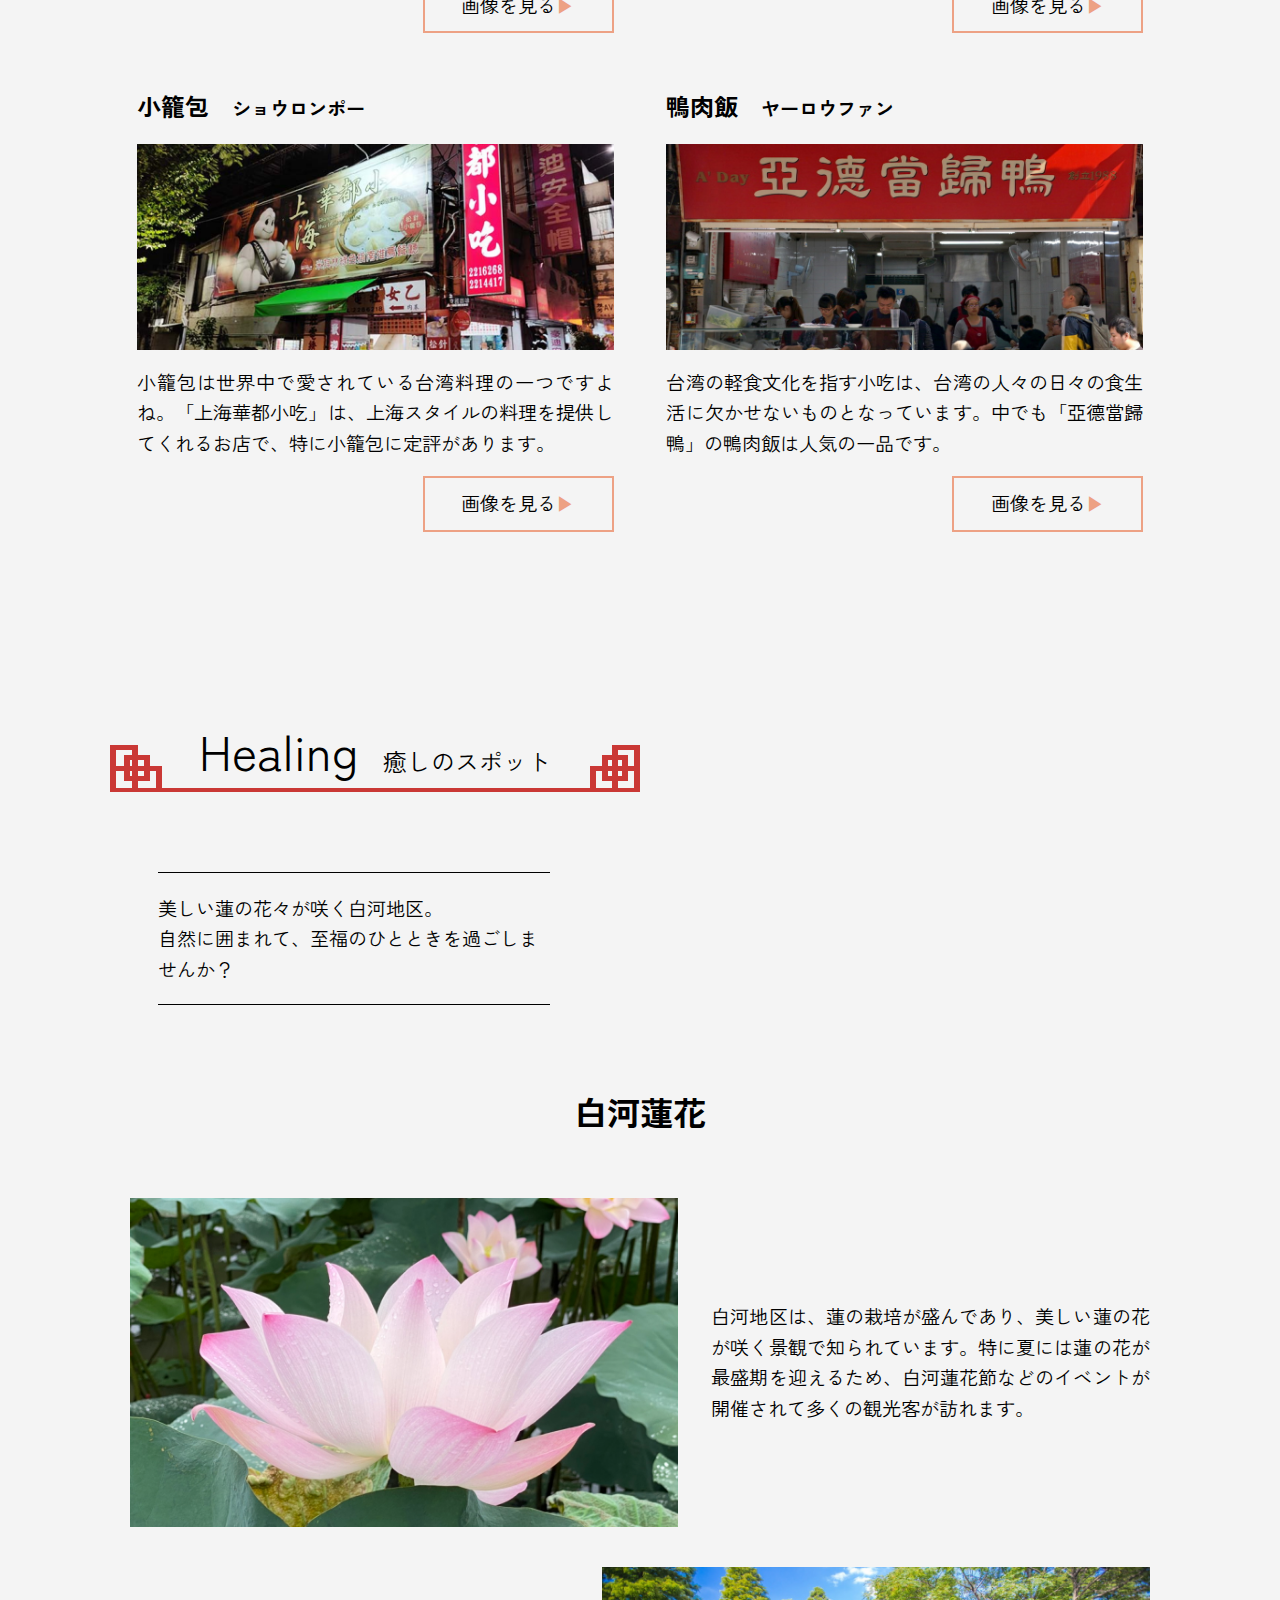
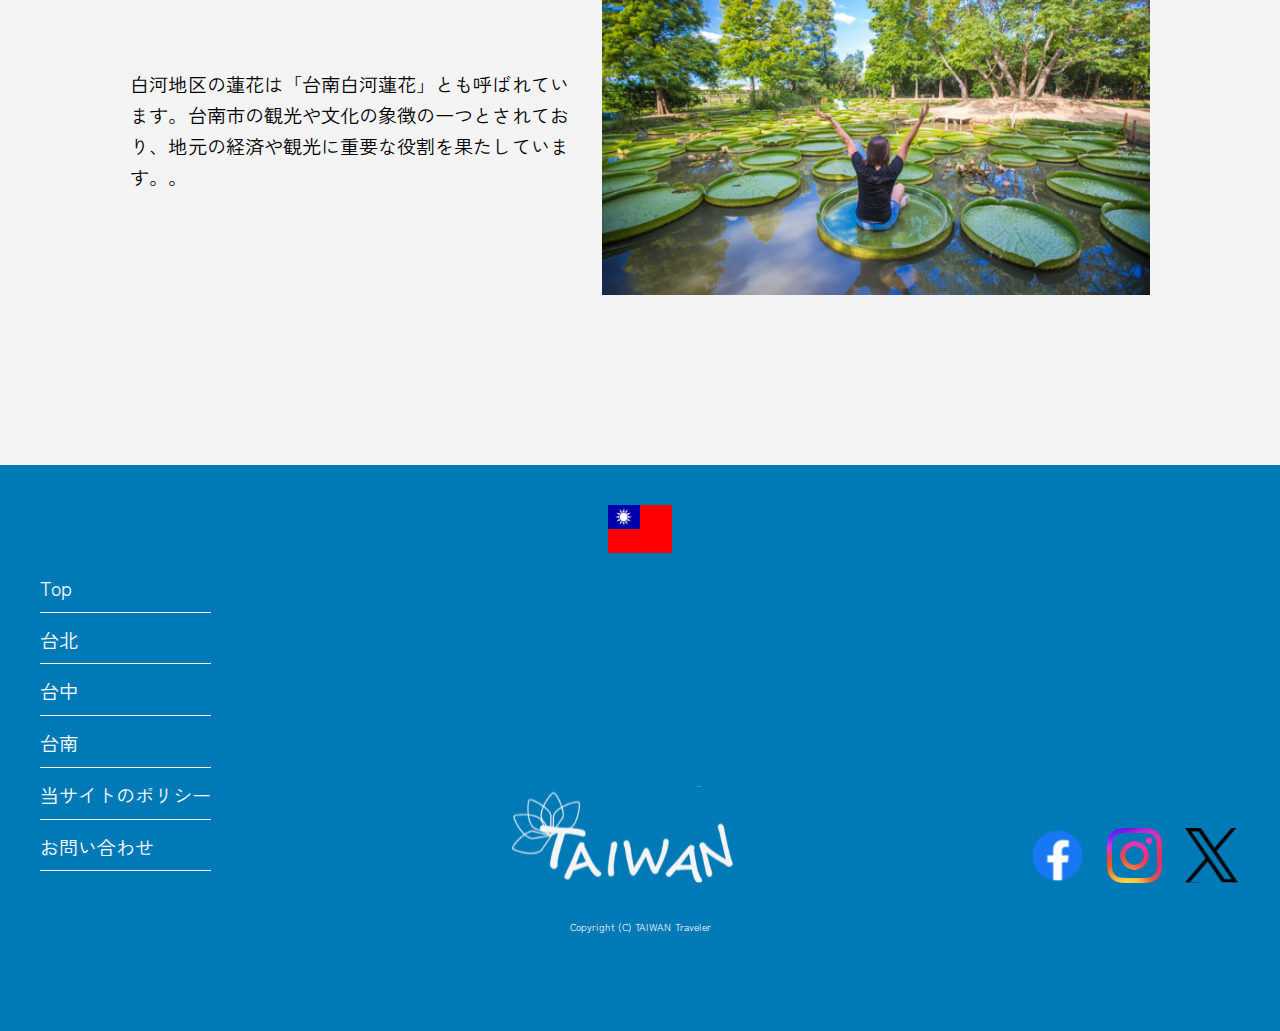
<file: site-taiwan/tainan/index.html>
<!DOCTYPE html>
<html lang="ja">

<head>
    <meta charset="UTF-8">
    <meta name="viewport" content="width=device-width, initial-scale=1.0">
    <link rel="preconnect" href="https://fonts.googleapis.com">
    <link rel="preconnect" href="https://fonts.gstatic.com" crossorigin>
    <link href="https://fonts.googleapis.com/css2?family=Zen+Kaku+Gothic+New&display=swap" rel="stylesheet">
    <link rel="stylesheet" href="../common/css/reset.css">
    <link rel="stylesheet" href="../common/css/comon.css">
    <link rel="stylesheet" href="css/tainan.css">
    <title>台南|台湾紹介webサイト</title>
    <meta name="description" content="台南の魅力を紹介します、台南市のグルメ情報や観光名所を紹介します">
</head>

<body>
    <!-- ローディング画面 -->
    <div id="loading"><img src="../common/image/logo.svg" alt="ロゴ画像"></div>
    <!-- ヘッダー領域 -->
    <header class="header">
        <!-- 開閉式メニュー -->
        <div class="header_wrap">
            <nav class="hum_menu">
                <!-- チェックボックスでメニューの開閉を操作する -->
                <input type="checkbox" class="menu_button" id="menu_button">
                <!-- アイコンになる要素 -->
                <label class="menu_icon" for="menu_button">
                    <span class="menu_bg"><span class="nav_icon"></span></span>
                </label>
                <!-- メニュー本文 -->
                <ul>
                    <li><img src="../common/image/logo.svg" alt="logo"></li>
                    <li><a href="../index.html">top</a></li>
                    <li><a href="../taipei/index.html">台北</a></li>
                    <li><a href="../taichung/index.html">台中</a></li>
                    <li><a href="../tainan/index.html">台南</a></li>
                </ul>
            </nav>
            <h1 class="sub_h1"><img src="image/nan_txtlogo.svg" class="sub_img" alt="台南"></h1>
            <p>台湾の古都「台南」お寺などの史跡巡りや、リノベエリアの散策が楽しめる、新旧の魅力が交わる街です。</p>
        </div>
    </header>
    <!-- ヘッダー領域ここまで -->
    <div class="contents">
        <!-- メインコンテンツここに記述してください、共通スタイル様にcontentsクラスを設定しています -->
        <main>
            <nav>
                <ol>
                    <li><a class="pankuzu_top" href="index.html">Top</a></li>
                    <li>&gt;台南</li>
                </ol>
            </nav>
            <div class="whole">
                <section class="section1">
                    <div class="attraction">
                        <h2 class="tainan">
                            <span class="header_front"></span>
                            Attraction<span class="h2_span"> 観光名所</span>
                            <span class="header_back"></span>
                        </h2>
                        <h3 class="tainan_region">安平老街</h3>
                        <div class="attraction_box1">
                            <img class="img" src="image/nan_lao.png" alt="安平老街画像">
                            <p class="tainan_info1">
                                「台湾の京都」の異名を持つ古都・台南。かつて台湾の首都であったことから、重要な史跡が点在し、ノスタルジックなムードが漂っています。17世紀に造られた台湾最古の街は、現在、台湾レトロとも称されており、数々の掘り出し物やお土産、飲食店が立ち並びます。写真スポットとしても人気の高いエリアです。
                            </p>

                        </div>
                        <div class="attraction_box2">
                            <div class="amp_sub">
                                <img class="amp_sub1" src="image/nan_lao_sub1.png" alt="安平老街写真1">
                                <img class="amp_sub2" src="image/nan_lao_sub2.png" alt="安平老街写真2">
                            </div>

                            <p class="tainan_info2">露店めぐりは日中、ノスタルジックな撮影は夜がおすすめです。</p>
                        </div>

                        <h3 class="tainan_region">赤崁楼</h3>
                        <div class="attraction_box3">
                            <img class="img" src="image/nan_aka.png" alt="赤崁楼画像">
                            <p class="tainan_info1">
                                赤嵌楼は台南中西区の代表的な古跡で、安平区の安平古堡と並んで台南の二大古跡になっています。夜になると、周辺には黄色いライトが灯り、古い建築物をより一層味わい深く演出してくれます。前方の広場ではよく音楽会が催され、台南市民の夜の憩いの場にもなっています。赤嵌楼は、昼も夜も独特の魅力で楽しませてくれるでしょう。
                            </p>
                        </div>
                        <div class="attraction_box4">
                            <div class="aka_sub">
                                <img class="aka_sub1" src="image/nan_aka_sub1.png" alt="赤崁楼写真1">
                                <img class="aka_sub2" src="image/nan_aka_sub2.png" alt="赤崁楼写真2">
                            </div>
                            <p class="tainan_info2">遅い時間帯はライトアップも楽しめます。<br>
                                <span>営業時間 8:30 ～21:30</span>
                            </p>
                        </div>
                    </div>

                </section>
                <section class="section2">
                    <div class="gourmet">
                        <h2 class="tainan">
                            <span class="header_front"></span>Gourmet<span class="h2_span">グルメ</span>
                            <span class="header_back"></span>
                        </h2>
                        <p class="gour section_info">台南でしか味わえない台湾グルメをご紹介いたします。</p>

                        <ul>
                            <li>
                                <h3 class="tainan_gour">担仔麺<br>
                                    <span class="rubi">タンツーメン</span>
                                </h3>
                                <img src="image/nan_yue.png" alt="担仔麺画像">
                                <p>台湾の屋台などでもよく食べられている麺料理で、あっさりしたスープにそぼろがトッピングされているのが特長です。「度小月」は各地に支店を持つ人気店です。</p>
                                <div class="look_pic modal_button" data-img="image/nan_mgur1.png">
                                    <p>画像を見る<span>▶</span></p>
                                </div>
                            </li>
                            <li>
                                <h3 class="tainan_gour">蝦仁飯<br>
                                    <span class="rubi">エビ飯</span>
                                </h3>
                                <img src="image/nan_shir.png" alt="エビ飯画像">
                                <p>台南10大美食にも選ばれている代表料理です。中でも有名な「矮仔成」は、台南に来ないと味わえない料理として知られており、日本人にも好まれる味です。</p>
                                <div class="look_pic modal_button" data-img="image/nan_mgur2.png">
                                    <p>画像を見る<span>▶</span></p>
                                </div>
                            </li>
                            <li>
                                <h3 class="tainan_gour">小籠包<br>
                                    <span class="rubi">ショウロンポー</span>
                                </h3>
                                <img src="image/nan_shan.png" alt="小籠包画像">
                                <p>小籠包は世界中で愛されている台湾料理の一つですよね。「上海華都小吃」は、上海スタイルの料理を提供してくれるお店で、特に小籠包に定評があります。</p>
                                <div class="look_pic modal_button" data-img="image/nan_mgur3.png">
                                    <p>画像を見る<span>▶</span></p>
                                </div>
                            </li>
                            <li>
                                <h3 class="tainan_gour">鴨肉飯<br>
                                    <span class="rubi">ヤーロウファン</span>
                                </h3>
                                <img src="image/nan_kamo.png" alt="鴨肉飯画像">
                                <p>台湾の軽食文化を指す小吃は、台湾の人々の日々の食生活に欠かせないものとなっています。中でも「亞德當歸鴨」の鴨肉飯は人気の一品です。</p>
                                <div class="look_pic modal_button" data-img="image/nan_mgur4.png">
                                    <p>画像を見る<span>▶</span></p>
                                </div>
                            </li>
                        </ul>
                    </div>
                </section>
                <section class="section3">
                    <div class="healing">
                        <h2 class="tainan">
                            <span class="header_front"></span>Healing<span class="h2_span">癒しのスポット</span>
                            <span class="header_back"></span>
                        </h2>
                        <p class="lotus section_info">美しい蓮の花々が咲く白河地区。<br>
                            自然に囲まれて、至福のひとときを過ごしませんか？</p>
                        <h3 class="tainan_region">白河蓮花</h3>
                        <div class="hasu_box1">
                            <img src="image/nan_lotus1.png" alt="白河蓮花画像1">
                            <p>白河地区は、蓮の栽培が盛んであり、美しい蓮の花が咲く景観で知られています。特に夏には蓮の花が最盛期を迎えるため、白河蓮花節などのイベントが開催されて多くの観光客が訪れます。
                            </p>
                        </div>
                        <div class="hasu_box2">
                            <img src="image/nan_lotus2.png" alt="白河蓮花画像2">
                            <p>白河地区の蓮花は「台南白河蓮花」とも呼ばれています。台南市の観光や文化の象徴の一つとされており、地元の経済や観光に重要な役割を果たしています。。</p>
                        </div>
                    </div>
                </section>
            </div>

        </main>
        <!-- メインコンテンツここまで -->

    </div>


    <!-- モーダルウインドウ作成 -->
    <!-- モーダル基本構成：JSで挿入-->
    <div class="modal_style ">

        <!-- バツ印ボタン　Id付与 -->
        <div id="modal_closebutton">×</div>
        <div class="modal_img">
            <!-- 画像を入れ替える -->
            <img src="../tainan/image/nan_mgur1.png" alt="差し替え画像" id="modal_img1">
        </div>
    </div>
    <!-- モーダルここまで -->

    <!-- フッター領域 -->
    <footer class="footer">
        <div class="footer_wrap">
            <img class="footer_nflag" src="../common/image/com_nflag.png" alt="">
            <div class="conteiner">
                <ul class="footer_ul">
                    <li class="item"><a href="../index.html">Top</a></li>
                    <li class="item"><a href="../taipei/index.html">台北</a></li>
                    <li class="item"><a href="../taichung/index.html">台中</a></li>
                    <li class="item"><a href="../tainan/index.html">台南</a></li>
                    <li class="item"><a href="#">当サイトのポリシー</a></li>
                    <li class="item"><a href="#">お問い合わせ</a></li>
                </ul>
                <img class="footer_logo" src="../common/image/footer_logo.svg" alt="logo">
                <ul class="sns_icon">
                    <li><a href="#"><img class="svg_icon" src="../common/image/facebook_logo.svg" alt="Facebook"></a>
                    </li>
                    <li class="sns_icon_fb"><a href="#"><img class="svg_icon"
                                src="../common/image/Instagram_Glyph_Gradient.png" width="32px" height="32px"
                                alt="instagram"></a>
                    </li>
                    <li><a href="#"><img class="svg_icon" src="../common/image/x_logo.svg" alt="Twitter"></a></li>
                </ul>
            </div>
            <p class="footer_corporate">Copyright (C) TAIWAN Traveler</p>
        </div>
        <!-- トップページに戻るボタン作成開始 -->
        <div class="toppage_return">
            <a href="#"></a>
        </div>
    </footer>


    <!-- フッター領域ここまで -->

    <!-- 以下スクリプトインポート -->
    <!-- jquerry -->
    <script src="https://code.jquery.com/jquery-3.7.1.min.js"></script>
    <!-- 以下制作物 -->
    <script src="../common/js/loading.js"></script>
    <script src="../common/js/modal.js"></script>
    <script src="../common/js/other.js"></script>
    <script src="../common/js/pagetop.js"></script>
    <script src="js/tainan.js"></script>
</body>

</html>
</file>
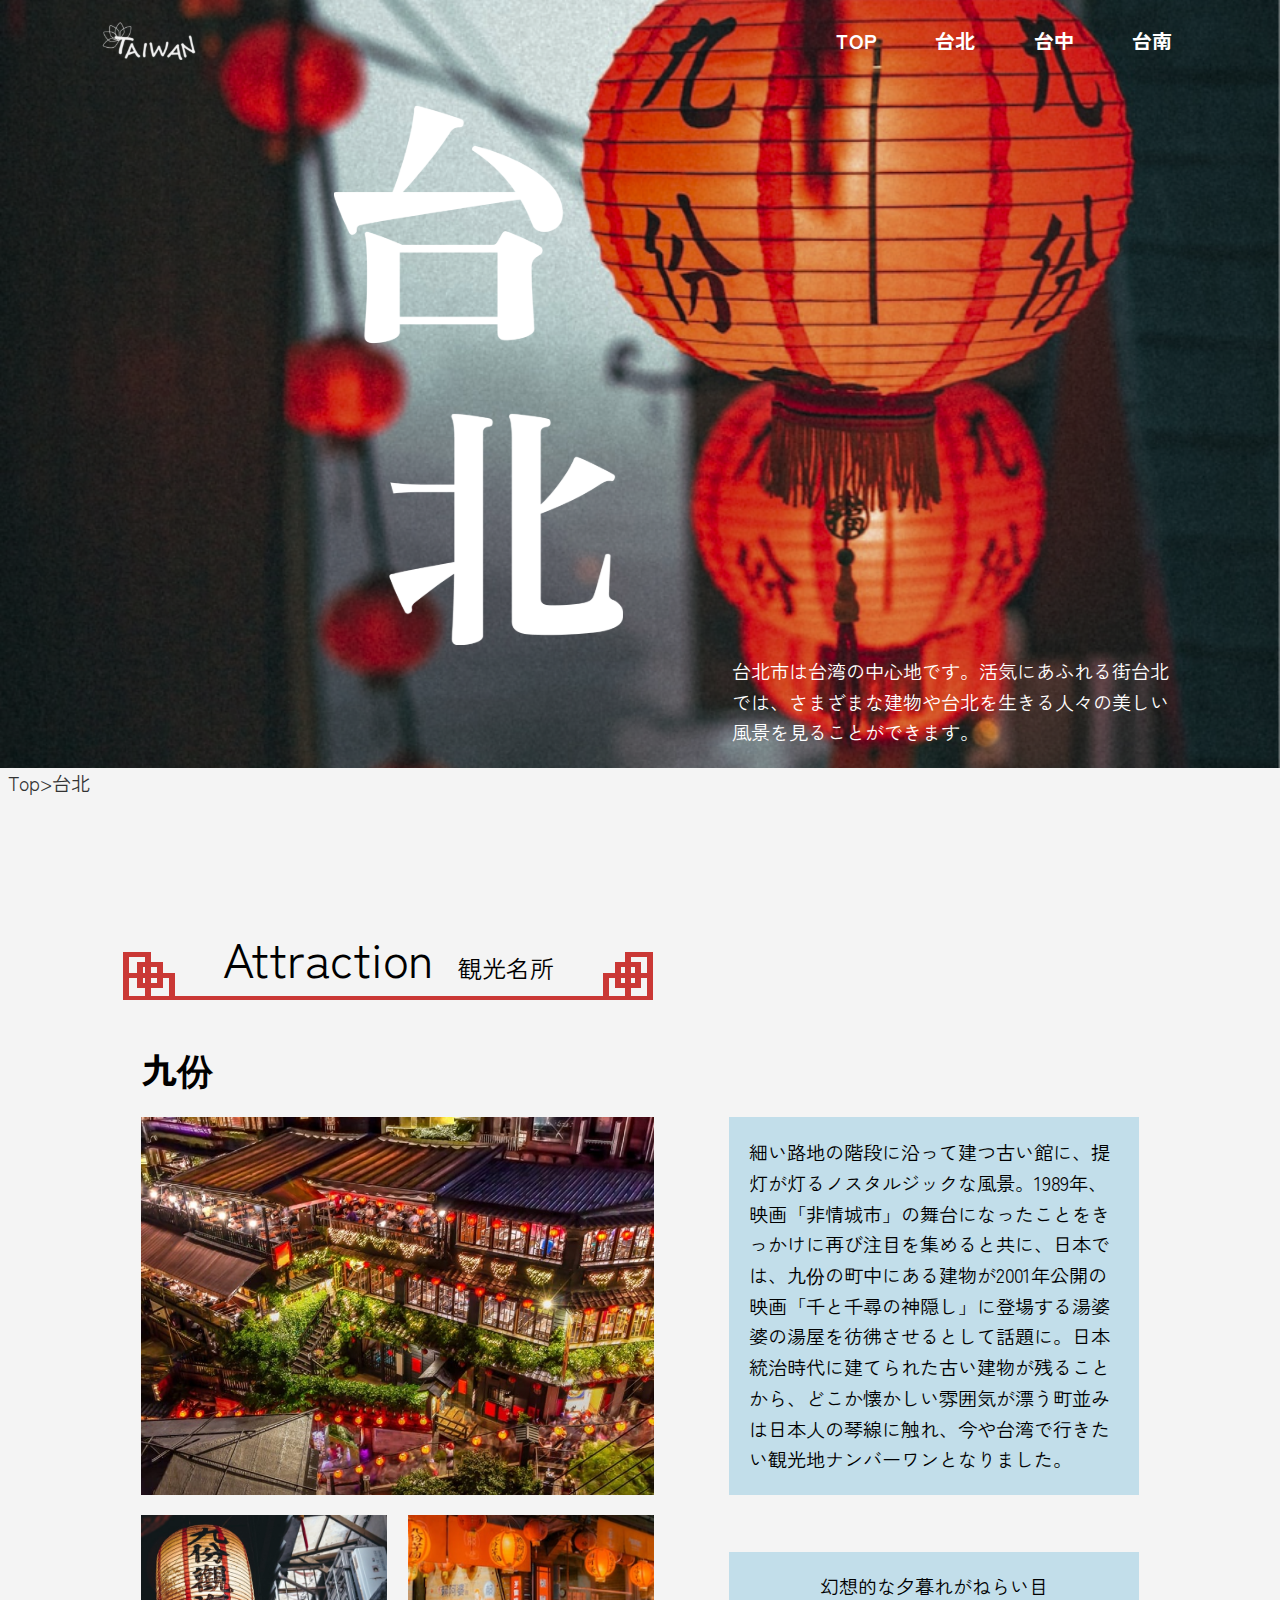
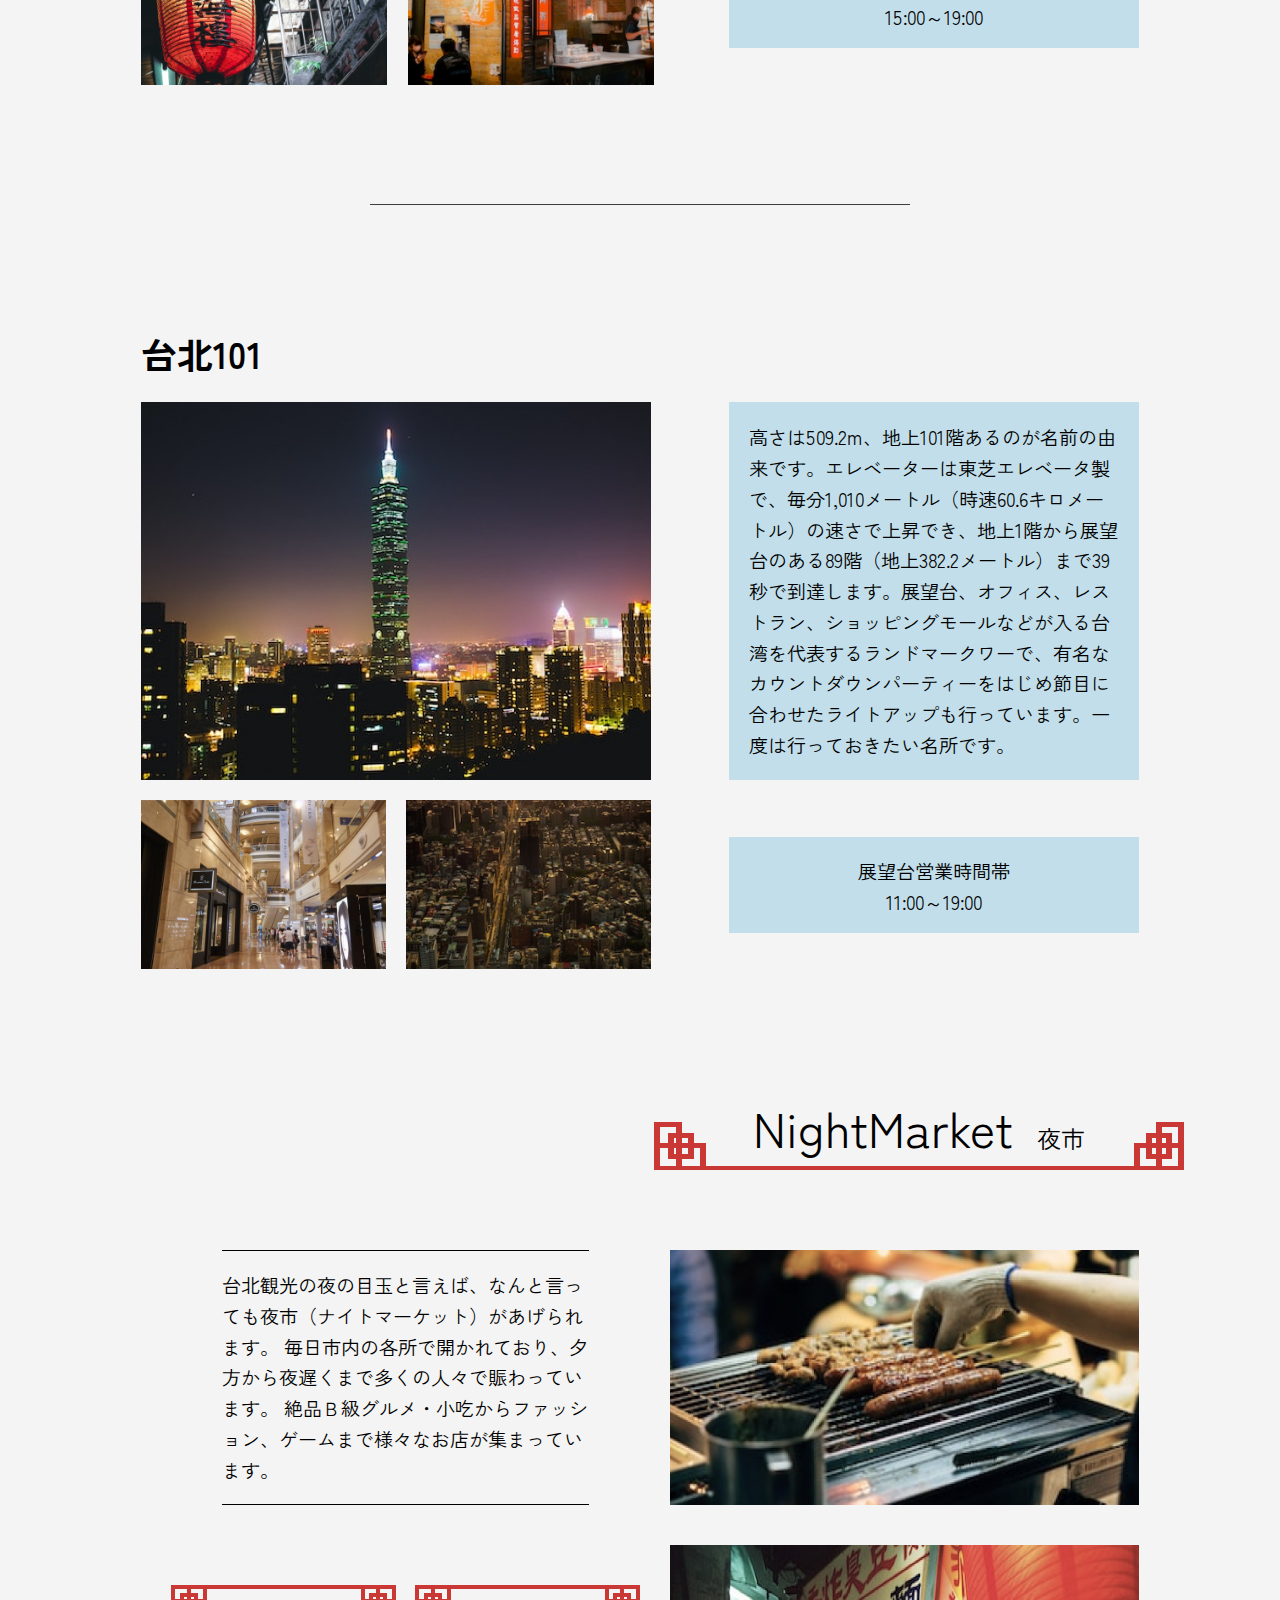
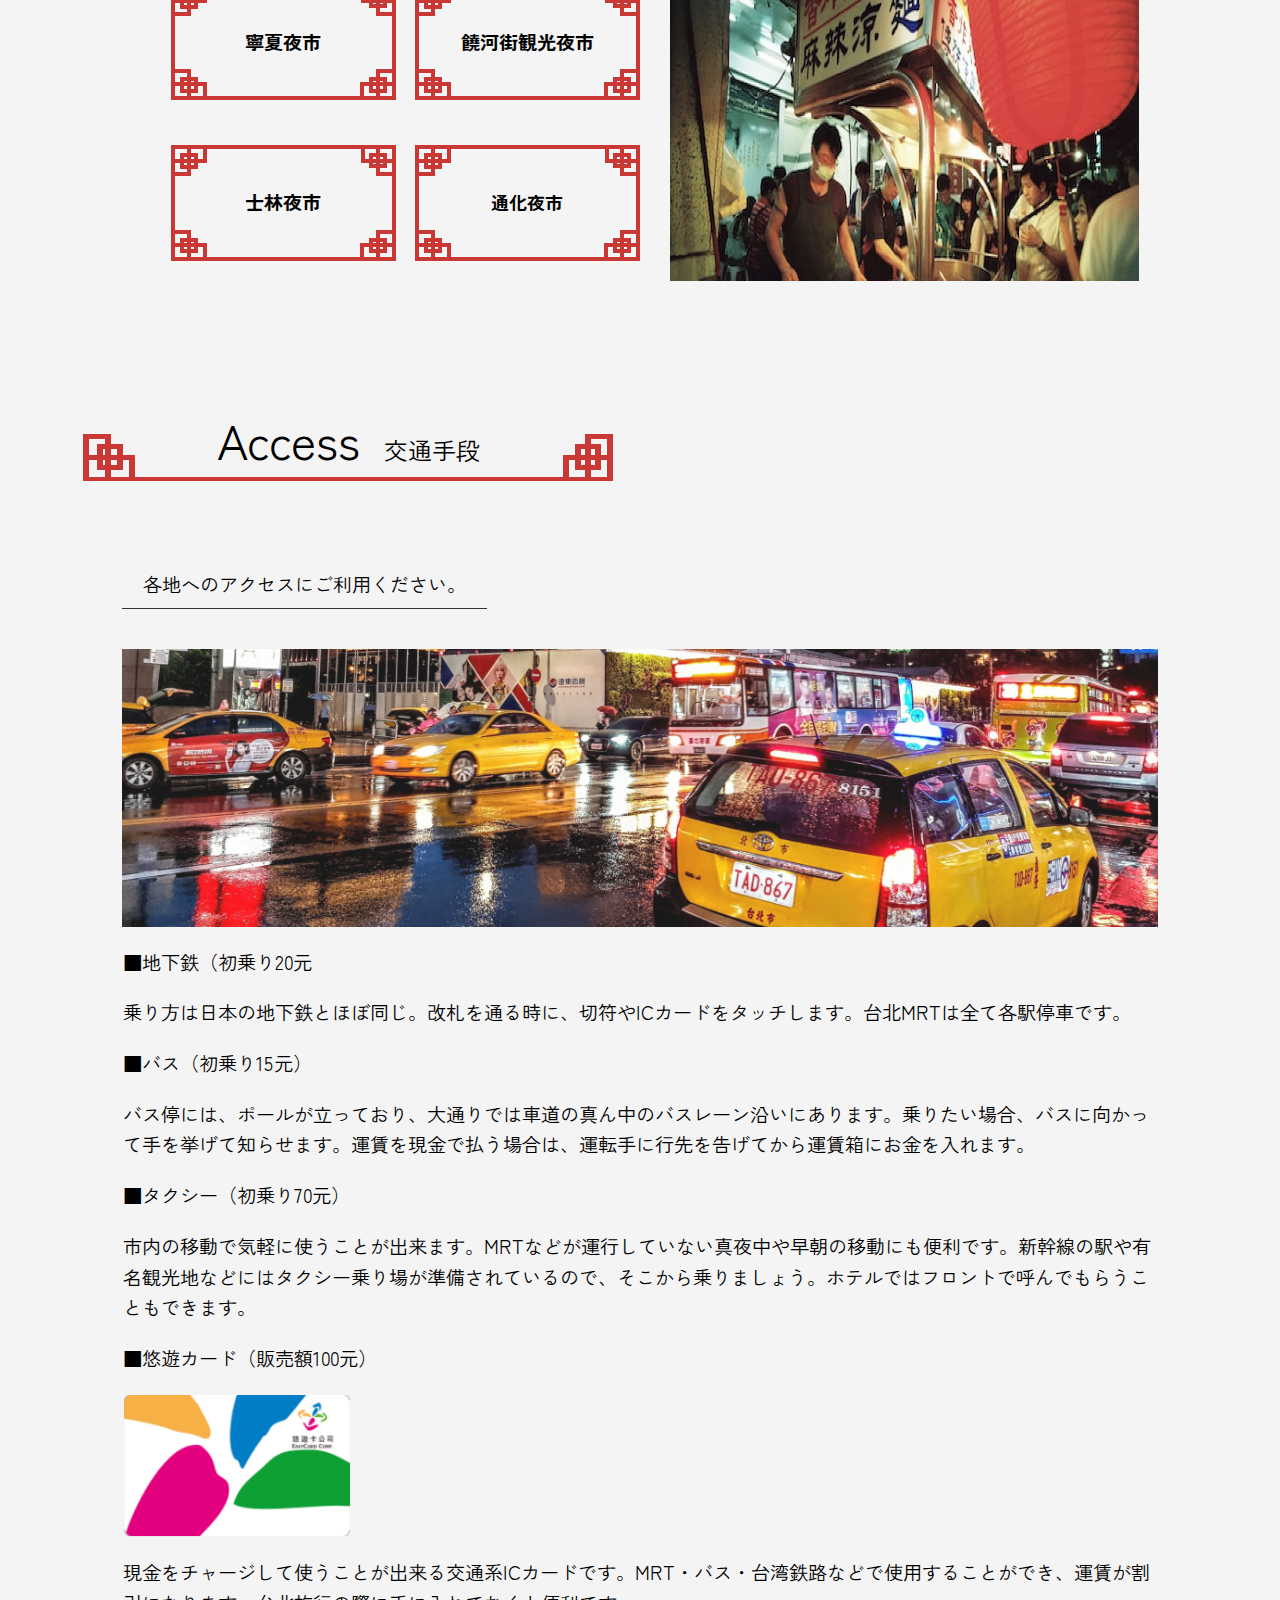
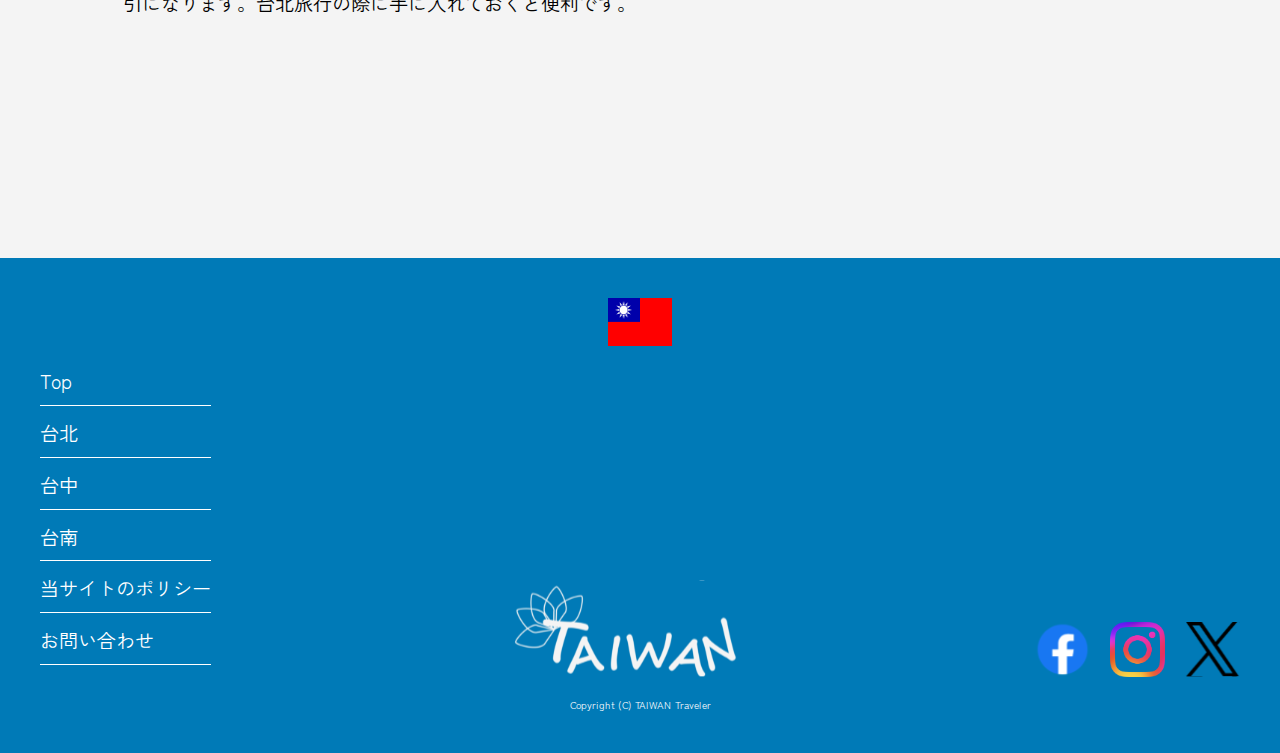
<file: site-taiwan/taipei/index.html>
<!DOCTYPE html>
<html lang="ja">

<head>
    <meta charset="UTF-8">
    <meta name="viewport" content="width=device-width, initial-scale=1.0">
    <link rel="preconnect" href="https://fonts.googleapis.com">
    <link rel="preconnect" href="https://fonts.gstatic.com" crossorigin>
    <link href="https://fonts.googleapis.com/css2?family=Zen+Kaku+Gothic+New&display=swap" rel="stylesheet">
    <link rel="stylesheet" href="../common/css/reset.css">
    <link rel="stylesheet" href="../common/css/comon.css">
    <link rel="stylesheet" href="css/taipei.css">
    <title>台北|台湾紹介webサイト</title>
    <meta name="description" content="台北の魅力を紹介します、台北市を中心に観光名所を紹介していきます">
</head>

<body>
    <!-- ローディング画面 -->
    <div id="loading"><img src="../common/image/logo.svg" alt="ロゴ画像"></div>
    <!-- ヘッダー領域 -->
    <header class="header">
        <div class="header_wrap">
            <!-- 開閉式メニュー -->
            <nav class="hum_menu">
                <!-- チェックボックスでメニューの開閉を操作する -->
                <input type="checkbox" class="menu_button" id="menu_button">
                <!-- アイコンになる要素 -->
                <label class="menu_icon" for="menu_button">
                    <span class="menu_bg"><span class="nav_icon"></span></span>
                </label>
                <!-- メニュー本文 -->
                <ul>
                    <li><img src="../common/image/logo.svg" alt="logo"></li>
                    <li><a href="../index.html">top</a></li>
                    <li><a href="../taipei/index.html">台北</a></li>
                    <li><a href="../taichung/index.html">台中</a></li>
                    <li><a href="../tainan/index.html">台南</a></li>
                </ul>
            </nav>
            <h1 class="sub_h1"><img src="image/pei_txtlogo.svg" class="sub_img" alt="台北"></h1>
            <p>台北市は台湾の中心地です。活気にあふれる街台北では、さまざまな建物や台北を生きる人々の美しい風景を見ることができます。</p>
        </div>
    </header>
    <!-- ヘッダー領域ここまで -->
    <div class="contents">
        <!-- メインコンテンツここに記述してください、共通スタイル様にcontentsクラスを設定しています -->
        <!-- ぱんくずメニュー -->
        <nav>
            <ol class="bread_crumb">
                <li><a href="">Top</a></li>
                <li>&gt;</li>
                <li>台北</li>
            </ol>
        </nav>
        <section class="attraction">
            <!-- 九份　観光名所 -->
            <h2 class="heading">
                <span class="header_front"></span>
                Attraction<span class="h2_span">観光名所</span>
                <span class="header_back"></span>
            </h2>
            <h3 class="heading_region">九份</h3>
            <div class="town_kyuhun">
                <img src="image/pei_qfe.png" alt="九份">
                <p>細い路地の階段に沿って建つ古い館に、提灯が灯るノスタルジックな風景。1989年、映画「非情城市」の舞台になったことをきっかけに再び注目を集めると共に、日本では、九份の町中にある建物が2001年公開の映画「千と千尋の神隠し」に登場する湯婆婆の湯屋を彷彿させるとして話題に。日本統治時代に建てられた古い建物が残ることから、どこか懐かしい雰囲気が漂う町並みは日本人の琴線に触れ、今や台湾で行きたい観光地ナンバーワンとなりました。
                </p>
            </div>

            <div class="town_food">
                <div class="town_cityscape">
                    <img src="image/pei_qfe_sub1.png" alt="民宿">
                    <img src="image/pei_qfe_sub2.png" alt="屋台">
                </div>
                <p>幻想的な夕暮れがねらい目<br>
                    <span>15:00～19:00</span>
                </p>
                <!-- 線を引く時はdivの後にafter -->

            </div>
            <!-- 台北101 -->
            <h3 class="heading_region">台北101</h3>
            <div class="town_taipei">
                <img src="image/pei_101.png" alt="台北夜景">
                <p>高さは509.2m、地上101階あるのが名前の由来です。エレベーターは東芝エレベータ製で、毎分1,010メートル（時速60.6キロメートル）の速さで上昇でき、地上1階から展望台のある89階（地上382.2メートル）まで39秒で到達します。展望台、オフィス、レストラン、ショッピングモールなどが入る台湾を代表するランドマークワーで、有名なカウントダウンパーティーをはじめ節目に合わせたライトアップも行っています。一度は行っておきたい名所です。
                </p>
            </div>
            <div class="town_shopping">
                <div class="town_shop">
                    <img src="image/pei_101_sub1.png" alt="シ ョッピングモール">
                    <img src="image/pei_101_sub2.png" alt="中心部景色">
                </div>
                <p>展望台営業時間帯<br><span>11:00～19:00</span></p>

            </div>
        </section>
        <section class="nightmarket">
            <h2 class="heading">
                <span class="header_front"></span>NightMarket<span class="h2_span">夜市</span>
                <span class="header_back"></span>
            </h2>
            <div class="nightmarket_gourmet">
                <div class="nightmarket_text">
                    <p class="section_info">台北観光の夜の目玉と言えば、なんと言っても夜市（ナイトマーケット）があげられます。
                        毎日市内の各所で開かれており、夕方から夜遅くまで多くの人々で賑わっています。
                        絶品Ｂ級グルメ・小吃からファッション、ゲームまで様々なお店が集まっています。</p>
                    <img src="image/pei_nm1.png" alt="つくね焼き">
                </div>
                <!-- 以下４つのボタンにモーダルウィンドウ設置　java -->
                <div class="nightmarket_line">
                    <div class="nightmarket_yoichi">
                        <div class="modal_button" data-title="寧夏夜市" data-img="image/pei_nmm1.png"
                            data-text="寧夏路夜市は台湾伝統の屋台料理やB級グルメがメインの夜市です。特に大同区の圓環付近には懐かしいグルメがたくさん集まっているので、思う存分味わいましょう。また、ここの夜市は歩道と車道が分かれているので、食事やショッピングに便利です。食の夜市とも言われる寧夏路夜市には毎日、大勢の人々が訪れています。"
                            data-subtext="営業時間：17:00 〜 25:00">
                            <div class="modal_text_box">
                                <div class="left_up"></div>
                                <div class="left_down"></div>
                                <div class="letter_1">
                                    <p>寧夏夜市</p>
                                </div>
                                <div class="right_up"></div>
                                <div class="right_down"></div>
                            </div>
                        </div>
                        <div class="modal_button" data-title="饒河街観光夜市" data-img="image/pei_nmm2.png"
                            data-text="饒河街観光夜市は、屋台料理から雑貨や生活用品も扱う夜市です。手ごろな値段が魅力的で、多くの人々で賑わいます。最も観光客に人気があるのは「藥燉排骨」「胡椒餅」「水煎包」。行列ができる程の人気料理です。他には「麻辣臭豆腐」「牛肉麵」「天婦羅」など台湾の伝統的な屋台料理も定番です。　"
                            data-subtext="営業時間：17:00 〜 23:00">



                            <div class="modal_text_box">
                                <div class="left_up"></div>
                                <div class="left_down"></div>
                                <div class="letter_2">
                                    <p>饒河街観光夜市</p>
                                </div>
                                <div class="right_up"></div>
                                <div class="right_down"></div>
                            </div>

                        </div>
                        <div class="modal_button" data-title="士林夜市" data-img="image/pei_nmm3.png"
                            data-text="ここは市内で最も規模が大きく知名度の高い夜市です。台湾のおいしい屋台グルメからユニークな雑貨まで、ありとあらゆるものが売られています。その種類の豊富さと敷地の広さ、歴史、そして夜遊びスポットとしての人気度は、何から何まで台北ナンバーワン。絶対にはずせない魅惑スポットです。"
                            data-subtext="営業時間：17:00 〜 23:00">
                            <div class="modal_text_box">
                                <div class="left_up"></div>
                                <div class="left_down"></div>
                                <div class="letter_3">
                                    <p>士林夜市</p>
                                </div>
                                <div class="right_up"></div>
                                <div class="right_down"></div>
                            </div>
                        </div>
                        <div class="modal_button" data-title="通化夜市" data-img="image/pei_nmm4.png"
                            data-text="台北の他の夜市と比べると小規模ではあるものの、食べ物においてはどの夜市にも決して劣りません。有名な駱記小炒（炒め物）、裕品元の氷火湯円、平価鉄板焼、通化夜市の揚げサツマイモボールは、ぜひとも賞味したい特色的な伝統軽食です。マッサージ店もたくさんあり、1日の終わりに最適な夜市です。"
                            data-subtext="営業時間：17:00 〜 24:00">
                            <div class="modal_text_box">
                                <div class="left_up"></div>
                                <div class="left_down"></div>
                                <div class="letter_4">
                                    <p>通化夜市</p>
                                </div>
                                <div class="right_up"></div>
                                <div class="right_down"></div>
                            </div>
                        </div>
                    </div>
                    <img src="image/pei_nm2.png" alt="屋台">
                </div>
            </div>
        </section>
        <!-- アクセス　交通手段 -->
        <section class="access">
            <h2 class="heading">
                <span class="header_front"></span>
                Access<span class="h2_span">交通手段</span>
                <span class="header_back"></span>
            </h2>
            <p class="access_text">各地へのアクセスにご利用ください。</p>
            <img src="image/pei_acce.png" alt="Access" class="access_imgcar">
            <dl>
                <dt>■地下鉄（初乗り20元</dt>
                <dd>乗り方は日本の地下鉄とほぼ同じ。改札を通る時に、切符やICカードをタッチします。台北MRTは全て各駅停車です。</dd>
                <dt>■バス（初乗り15元）</dt>
                <dd>バス停には、ポールが立っており、大通りでは車道の真ん中のバスレーン沿いにあります。乗りたい場合、バスに向かって手を挙げて知らせます。運賃を現金で払う場合は、運転手に行先を告げてから運賃箱にお金を入れます。
                </dd>
                <dt>■タクシー（初乗り70元）</dt>
                <dd>市内の移動で気軽に使うことが出来ます。MRTなどが運行していない真夜中や早朝の移動にも便利です。新幹線の駅や有名観光地などにはタクシー乗り場が準備されているので、そこから乗りましょう。ホテルではフロントで呼んでもらうこともできます。
                </dd>
                <dt>■悠遊カード（販売額100元）</dt>
                <dd><img src="image/pei_card.png" alt="logo"></dd>
                <dd>現金をチャージして使うことが出来る交通系ICカードです。MRT・バス・台湾鉄路などで使用することができ、運賃が割引になります。台北旅行の際に手に入れておくと便利です。</dd>
            </dl>

        </section>


        <!-- メインコンテンツここまで -->
    </div>
    <!-- フッター領域 -->
    <footer class="footer">
        <div class="footer_wrap">
            <img class="footer_nflag" src="../common/image/com_nflag.png" alt="">
            <div class="conteiner">
                <ul class="footer_ul">
                    <li class="item"><a href="../index.html">Top</a></li>
                    <li class="item"><a href="../taipei/index.html">台北</a></li>
                    <li class="item"><a href="../taichung/index.html">台中</a></li>
                    <li class="item"><a href="../tainan/index.html">台南</a></li>
                    <li class="item"><a href="#">当サイトのポリシー</a></li>
                    <li class="item"><a href="#">お問い合わせ</a></li>
                </ul>
                <img class="footer_logo" src="../common/image/footer_logo.svg" alt="logo">
                <ul class="sns_icon">
                    <li><a href="#"><img class="svg_icon" src="../common/image/facebook_logo.svg" alt="Facebook"></a>
                    </li>
                    <li class="sns_icon_fb"><a href="#"><img class="svg_icon"
                                src="../common/image/Instagram_Glyph_Gradient.png" width="32px" height="32px"
                                alt="instagram"></a>
                    </li>
                    <li><a href="#"><img class="svg_icon" src="../common/image/x_logo.svg" alt="Twitter"></a></li>
                </ul>
            </div>
            <p class="footer_corporate">Copyright (C) TAIWAN Traveler</p>
        </div>
        <div class="toppage_return">
            <a href="#"></a>
        </div>
    </footer>
    <!-- モーダルウインドウ作成 -->
    <!-- モーダル基本構成：JSで挿入-->
    <div class="modal_style">
        <!-- バツ印ボタン　Id付与 -->
        <div id="modal_closebutton"></div>
        <!-- タイトルを替える -->
        <p id="modal_title">タイトル</p>
        <div class="modal_wrap">
            <div class="modal_img">
                <!-- 画像を入れ替える -->
                <img src="image/pei_nmm1.png" alt="モーダル用画像です" id="modal_img1">
            </div>
            <!-- 文章を入れる -->
            <div>
                <p id="modal_text">test text</p>
                <p id="modal_subtext">test</p>
            </div>
        </div>
    </div>
    <!-- モーダルここまで -->
    <!-- トップページに戻るボタン作成開始 -->

    <!-- フッター領域ここまで -->

    <!-- 以下スクリプトインポート -->
    <!-- jquerry -->
    <script src="https://code.jquery.com/jquery-3.7.1.min.js"></script>
    <!-- 以下制作物 -->
    <script src="../common/js/loading.js"></script>
    <script src="../common/js/modal.js"></script>
    <script src="../common/js/other.js"></script>
    <script src="../common/js/pagetop.js"></script>
    <script src="js/taipei.js"></script>
</body>

</html>
</file>
<file: site-renovations/css/style.css>
@charset "UTF-8";

/*************************
SPデザイン用(320px - 767px : 可変)設定
**************************/
body {
  /* 最小幅320px */
  min-width: 320px;
  color: #333;
  font-family: 'Noto Sans JP', sans-serif;
  line-height: 1em;
  letter-spacing: 0.1em;
}

/* ======☆☆☆header☆☆☆の設定====== */
#header .logo {
  margin-top: 16px;
  margin-bottom: 16px;
  flex-basis: 30%;
  height: 20px;
  margin-left: 0px;
  padding-left: 12px;
  z-index: 90;
}

/* ====ドロワーメニュー作成（チェックボックスがオフの場合）=====*/
/* ==nav要素を画面上部に固定配置 ==*/
#header .menu_list {
  /* ↓配置を固定 */
  position: fixed;
  /* 横幅指定 */
  width: 100%;
  /* max-width: 375px; */
  /* 手前側に表示 */
  z-index: 100;
}

/* ==input要素のチェックボックスを非表示にする==*/
#header .menu .menu_btn {
  display: none;
}

/* ==label要素のアイコン作成== */
#header .menu .burger {
  /* ↓絶対値指定*/
  position: absolute;
  /* ↓右から0px */
  right: 0px;
  /* ↓上から0px */
  top: 0px;
  /*↓上に25px余白を付ける */
  padding-top: 25px;
  /* ↓高さを20pxに固定 */
  height: 20px;
  /* ↓マウスを合わせた時に指のマークを表示 */
  cursor: pointer;

  /* バーガーメニューの位置固定 */
  position: fixed;
}

/* ==span要素で三本戦の中央線を作成 ==*/
#header .menu .burger .navicon {
  /*↓今はインラインだが、幅と高さを指定したいのでblockに変更する */
    display: block;

  width: 31px; /* 線の長さを指定 */
  height: 2px; /* 線の太さを指定 */
  background-color: #B71B26;
  /* 線の色を指定 */
  /* ⇒ここまでで横線1本出来上がり */

  /* ::beforeと::afterの基準要素 */
  position: relative;
  /* (A)動かす基点を設定 */
  right: 12px;
}

/* =三本線の上下に線を作成=*/
/* ↓先ほど作成した1本線の前と後ろに疑似要素を作成 */
#header .menu .burger .navicon::before,
#header .menu .burger .navicon::after {
  /* ↓中身なし */
  content: "";
  width: 100%;
  height: 100%;
  background-color: #B71B26;

  /* 基点(A)に対して絶対配置するように設定 */
  position: absolute;

  /* 三本線からバツ印へ切り替える際のアニメーション */
  transition: all 0.4s ease-out;
}

/* 三本線の上の線の設定 */
/* 先ほど設定した絶対配置位置から上に7px移動 */
#header .menu .burger .navicon::before {
  top: 7px;
}

/* 三本線の下の線の設定 */
/* 先ほど設定した絶対配置位置から下に7px移動 */
#header .menu .burger .navicon::after {
  top: -7px;
}

/* ==メニューリストについて ==*/
#header .menu .menu_list {
  background-color: rgba(255, 255, 255, 0.9);
  /* ↓中央に寄せる */
  text-align: center;

  /* ↓非表示にする */
  max-height: 0;

  /* ↓高さをなくす*/
  overflow: hidden;

  /* ↓非表示のアニメーションの動き */
  transition: max-height 0.6s;
}

/* 1つ目のリストの上だけに余白を付ける */
#header .menu .menu_list li:first-of-type {
  padding-top: 80px;
}

/* 1つ目のリストの下に余白を付けて、フォントを変更する */
#header .menu .menu_list a {
  display: block;
  padding-top: 24px;
  padding-bottom: 24px;
  font-family: 'Noto Serif JP', serif;
  font-weight: 500;
}


/* =====チェックボックスがオンの場合 =====*/
/* 非表示にしていたul.menu_listを表示 */
#header .menu .menu_btn:checked~.menu_list {
  max-height: 532px;
  /*非表示にするために0pxにしていたので再表示*/
  transition: max-height 0.6s;
}

/* メニューの三本線の中央の線を非表示にする＝×をつくるのに2本必要なので3本中1本消すという考え方 */
#header .menu .menu_btn:checked~.burger .navicon {
  background-color: transparent;
}

/* 三本線の上下の線を回転させて×を作る,、位置も変える */
#header .menu .menu_btn:checked~.burger .navicon::before {
  /* 下の線の設定 */
  transform: rotate(-45deg);
  top: 0;
}

#header .menu .menu_btn:checked~.burger .navicon::after {
  /* 上の線の設定 */
  transform: rotate(45deg);
  top: 0;
}

/* ★a要素マウスオーバーした時に色を付ける */
#header .menu .menu_list a:hover {
  background-color: #f4f4f4;
  font-weight: 700;
}

/* ↓リストの下に余白をつける */
#header .menu .menu_list li:last-of-type {
  padding-bottom: 180px;
}



/* =======☆☆☆main☆☆☆======= */
/* ===hero画像の設定=== */
/* ↓スマホ用画像を表示 */
main h1 .sp {
  display: block;
}

/* ↓PC用画像を非表示 */
main h1 .pc {
  display: none;
}

main h1 .sp {
  width: 100%;
  height: 480px;
  object-fit: cover;
  margin-left: 0px;
  margin-right: 0px;
  margin-bottom: 48px;
}

/* ===sectionの設定=== */
/* セクションの共通設定 */
main section {
  padding-left: 12px;
  padding-right: 12px;
  margin-bottom: 80px;
  /* text-align: center; */
}

/* セクションタイトルの共通設定 */
main .sec_title {
  font-family: 'Noto Serif JP', serif;
  margin-bottom: 8px;
  font-size: 28px;
  text-transform: uppercase;
  font-weight: 700;
  /* ↓中央揃えにする */
  text-align: center;
  line-height: 1em;
}

/* サブタイトルの共通設定 */
main .subtitle {
  font-family: 'Noto Serif JP', serif;
  font-size: 12px;
  color: #223E69;
  /* text-align: center; */
  margin-bottom: 24px;

  /* ↓サブタイトル左右のラインの設定 */
  display: flex;
  /* ↓左右のライン縦位置を中央に設定 */
  align-items: center;
  /* ↓左右のライン横位置を中央に設定 */
  justify-content: center;
}

.section .sub {
  margin-left: 8px;
  margin-right: 8px;
}

.section .subtitle::before,
.section .subtitle::after {
  content: '';
  flex-grow: 0.09;
  /* 余白を分け与える */
  height: 1px;
  background: #223E69;
}

/* ==CONCEPTの設定== */
#concept h3 {
  font-size: 20px;
  font-weight: 500;
  margin-bottom: 16px;
  text-align: center;
}

#concept .comment {
  font-size: 14px;
  line-height: 2em;
  text-align: left;
}

/* ==SERVICEの設定== */
#service img {
  width: 100%;
  height: 246.29px;
  object-fit: cover;
}

#service .service_menu dt {
  font-family: 'Noto Serif JP', serif;
  font-size: 20px;
  font-weight: 700;
  margin-top: 8px;
  margin-bottom: 8px;
  /* ↓中央揃えにする */
  text-align: center;
}

#service .service_menu dd {
  font-size: 14px;
  line-height: 1.5em;
  margin-bottom: 8px;
  text-align: left;
}

#service .more {
  font-size: 14px;
  text-align: right;
  margin-bottom: 48px;
  /* ↓マウスを合わせた時に指のマークを表示 */
  cursor: pointer;
}

/* ↓キッチンのmoreの下にはmargin48pxいらないので解除 */
#service .kitchen .more {
  margin-bottom: 0px;
}

#service .more a::after {
  content: "";
  display: inline-block;
  width: 0;
  height: 0;
  border: 6px solid transparent;
  border-left-color: #333;
  margin-left: 4px;
}

#service .more a:hover {
  display: inline-block;
  text-align: right;
  border-radius: 10px;
  padding: 0px 5px 0px 7px;
  background-color: #E5E5E5;
}

/* ==☆FLOW☆の設定== */
/* ↓全体に背景色を付けて、上下に16pxずつ余白をつける*/
#flow {
  background-color: #E5E5E5;
  padding-top: 16px;
  padding-bottom: 16px;
}

/* ↓サブタイトルの左右ラインの色を変更 */
#flow .subtitle::before,
#flow .subtitle::after {
  background-color: #B71B26;
}

/* ↓サブタイトルの文字の色を変更 */
#flow .subtitle {
  color: #B71B26;
}

#flow .flow_text {
  font-weight: 500;
  width: 300px;
  height: 32px;
  line-height: 32px;
  border-radius: 32px;
  background-color: #333;
  color: #fff;

  /* ↓黒枠を中央揃えにする */
  margin: 0 auto;

  /* ↓黒枠の中の文字を中央揃えにする */
  text-align: center;
}

#flow .yajirusi::after {
  /* ↓▼を作成する */
  content: "";
  width: 10px;
  height: 10px;
  display: block;
  padding: 0px;
  border-top: 16px solid #B71B26;
  border-right: 16px solid transparent;
  border-left: 16px solid transparent;

  /* ↓▼の上下に余白をつけて中央揃えにする */
  margin: 14px auto;
}

/* 各▼の色の設定 */
#flow .yajirusi:nth-of-type(2)::after {
  border-top-color: rgba(183, 27, 38, 0.6);
}

#flow .yajirusi:nth-of-type(4)::after {
  border-top-color: rgba(183, 27, 38, 0.7);
}

#flow .yajirusi:nth-of-type(6)::after {
  border-top-color: rgba(183, 27, 38, 0.8);
}

#flow .yajirusi:nth-of-type(8)::after {
  border-top-color: rgba(183, 27, 38, 0.9);
}

/* ↓最後のボックスだけ三角形を表示しない */
#flow .yajirusi:last-child:after {
  display: none;
}

/* ==☆Q&A☆の設定== */
/* Q&Aセクションの共有設定 */
#question .q_wrap,
#question .a_wrap {
  display: flex;
}

/* アイコンの共有設定 */
#question .qa_icon {
  border-radius: 52% 52%;
  color: #fff;
  max-width: 36px;
  height: 36px;
  padding-top: 10px;
  padding-right: 3px;
  padding-left: 9px;
  font-family: 'Noto Serif JP', serif;
  font-size: min(5.3vw, 20px);
  font-weight: 700;
  text-align: center;
  margin-top: 0px;
  margin-bottom: 24px;
}

/* アイコンQの設定 */
#question .qa_contents .q {
  background-color: #333;
}

/* アイコンAの設定 */
#question .qa_contents .a {
  background-color: #B71B26;
}

/* ↓文章部分の設定 */
#question .question,
#question .answer {
  font-size: 16px;
  line-height: 1.5em;
  font-weight: 400;
  margin-left: 9px;
  /* ↓アイコンの位置とバランスを取るため上にpadding設定 */
  padding-top: 6px;
}

/*↓ Q.の下に16px分の余白を入れる */
#question .question {
  margin-bottom: 16px;
}

/*↓ 1つ目のA.の下に24px分の余白を入れる */
#question .answer1 {
  margin-bottom: 24px;
}

/* ==☆CONTACT☆の設定== */
/* サブタイトルの左右ラインの色を変更 */
#contact .subtitle::before,
#contact .subtitle::after {
  background-color: #333;
}

/* サブタイトルの文字の色を変更 */
#contact .subtitle {
  color: #333;
}

input[type="text"],
input[type="email"],
textarea {
  background-color: #fff;
  width: 100%;
  min-height: 32px;
  /* ↓入力欄の内側に余白をつける */
  padding: 4px 8px;
}

input[type="text"]:hover,
input[type="email"]:hover,
textarea:hover {
  background-color: rgba(0, 0, 255, 0.063);
}

/* 背景色の設定 */
#contact {
  background-color: rgba(34, 62, 105, 0.15);
  padding-top: 16px;
}

/* 項目名の設定 */
#contact .contact_label {
  font-weight: 700;

  /* ↓上の余白設定 */
  margin-top: 24px;
  /* ↓下の余白設定 */
  margin-bottom: 10px;

  /* ↓中央揃えにする */
  text-align: center;
}

/* 必須の設定 */
#contact .contact_label span {
  box-sizing: border-box;
  background: #B71B26;
  color: #fff;
  border-radius: 8px;
  font-size: 10px;
  padding: 4px 9.5px;
  margin-left: 4px;
  height: 18px;
}


/* １．お問い合わせ種別の設定 */
/* 項目名の下の余白を設定　他は10pxだけどここだけ18px */
#contact .contact_type_item .contact_label {
  margin-bottom: 18px;
}

input[type="radio"] {
  width: 16px;
  height: 16px;
}

/* ↓ラジオボタンを中央揃えにする 　絶対このやり方良くない*/
#contact .radio_grp {
  /* ↓幅を設定 */
  max-width: 400px;
  /* ↓中央揃えにする */
  margin: 0 auto;
  text-align: center;
}

#contact .radio_type {
  font-size: 14px;
  /* ↓ラジオボタンの間隔の設定 */
  margin: 0 5%;
  /* ↓下の余白を設定 */
  margin-bottom: 24px;
}

/* 「〇資料請求」の左のmarginは削除する */
#contact .radio_grp .radio_type:nth-child(1) {
  margin-left: 0px;
}

/* 「〇ご相談」の右のmarginは削除する */
#contact .radio_grp .radio_type:nth-child(2) {
  margin-right: 0px;
}

/* ５．住所の設定 */
#contact .postal_code_wrap {
  text-align: left;
  display: flex;
}

/* 住所の郵便番号の設定 */
#contact .postal_code_wrap .contact_label {
  font-size: 14px;
  font-weight: 400;
  margin-right: 8px;
  margin-top: 7px;
}

#contact .postal_code_wrap .postal_code {
  margin-bottom: 8px;
  width: 125px;
}

#contact .inquiry {
  height: 320px;
}

/* ９．確認ボタンの設定 */
#contact .submit {
  display: flex;
  /* ↓黒枠自体を中央揃えにする */
  justify-content: center;
  /* ↓黒枠の上下に余白を付ける */
  padding-top: 24px;
  padding-bottom: 24px;

  /*↓ ▶の位置分の調整のため */
  padding-right: 10px;
  /*↓ 黒枠の文字を中央揃えにする */
  text-align: center;
}

#contact .submit label {
  background: #333;
  width: 200px;
  height: 48px;
}

#contact .submit span::after {
  content: "";
  display: inline-block;
  width: 10px;
  height: 10px;
  border: 8px solid transparent;
  border-left-color: #fff;
  /* ↓▷の上下位置を調整 */
  margin-top: 16px;
  margin-left: 3px;

  position: absolute;
}

#contact .submit_btn {
  font-family: 'Noto Serif JP', serif;
  font-weight: 700;
  letter-spacing: 0.1em;
  line-height: 3em;
  color: #fff;
}

/* ↓確認ボタンにマウスを置いた時の設定 */
#contact .submit label:hover {
  background-color: #B71B26;
  border: #fff solid 4px;
}

#contact .submit_btn:hover {
  line-height: 2.8em;
}

/* =======☆☆☆footerの設定☆☆☆======= */
footer .pagetop {
  display: block;
  width: 46px;
  height: 46px;
  background-color: #333;
  margin-right: 12px;

  /*↓ pagetop上三角アイコン位置設定用 */
  position: relative;
}

footer .pagetop::after {
  content: "";
  display: inline-block;
  position: absolute;
  top: 20px;
  left: 10px;
  width: 26px;
  height: 26px;
  border: solid 4px transparent;
  border-top-color: #fff;
  border-left-color: #fff;
  transform: rotate(45deg);
}

footer .pagetop_icon {
  display: flex;
  justify-content: flex-end;
}

/* ↓マウスを置いた時に上にピョンとなるように設定 */
footer .pagetop:hover {
  cursor: pointer;
  top: -5px;
}

footer .copytright {
  background-color: #333;
  height: 45px;
  text-align: center;
  color: #fff;
  font-family: 'Noto Serif JP', serif;
  font-size: 12px;
  font-weight: 500;
  padding-top: 16px;
}













/*************************
PCデザイン用(768px以上 : 可変)設定
**************************/
@media screen and (min-width:768px) {

  /* ======★★★header★★★の設定====== */
  #header {
    padding: 24px 1.76%;
  }

  /* バーガーメニューを非表示にする */
  #header .menu .burger {
    display: none;
  }

  /* headerをflexして横並びにして両端揃えにする */
  #header .menu {
    display: flex;
    justify-content: space-between;
    /* 高さを固定して中央揃えにする */
    min-height: 32.85px;
    align-items: center;
  }

  #header .menu .logo {
    flex-basis: auto;
    padding-left: 0px;
    margin: 0px;
  }

  #header .menu .menu_list {
    display: flex;
    justify-content: space-between;
    font-size: min(1.3vw, 16px);
    max-width: 50%;
    max-height: 35px;
    align-items: center;
    margin-left: 21.26%;

    position: static;
  }

  #header .menu .menu_list a {
    padding: 0px;
    height: 20px;
  }

  /* マウスオーバー時は太字になって下線がつく */
  #header .menu .menu_list a:hover {
    font-weight: 700;
    text-decoration: underline solid #333;
    background-color: transparent;
  }

  /* スマホ版の時に設定していたpaddingを削除する */
  #header .menu .menu_list li:first-of-type {
    padding-top: 0px;
  }

  #header .menu .menu_list li:last-of-type {
    padding-bottom: 0px;
  }


  /* =======★★★mainの設定★★★======= */
  /* ===hero画像の設定=== */
  /* ↓スマホ用画像を非表示 */
  main h1 .sp {
    display: none;
  }

  /* ↓PC用画像を表示 */
  main h1 .pc {
    display: block;
    width: 100%;
    height: 545px;
    object-fit: cover;
  }

  /* ===sectionの設定=== */
  /* セクションの共通設定 */
  main section {
    margin-right: auto;
    margin-left: auto;
    /*↓ セクションの下に余白をつける */
    margin-bottom: 160px;
    /* ↓可変時の左右の余白：30px */
    padding-left: 30px;
    padding-right: 30px;
  }

  main .section_innerwrap {
    display: block;
    /* max-width: 1020px; */
    /* ↓中央揃えにする */
    margin-left: auto;
    margin-right: auto;
  }


  /* ↓一番目のセクションだけ（CONCEPT）の上に余白を付ける */
  main section:nth-of-type(1) {
    margin-top: 160px;
  }

  /* セクションタイトルの共通設定 */
  main .section .sec_title {
    margin-bottom: 16px;
    font-size: 42px;
    line-height: 1em;
    /* ↑SPのbodyで設定してるけど */
  }

  /* サブタイトルの共通設定 */
  main .subtitle {
    font-size: 16px;
    margin-bottom: 48px;
  }

  /* ==CONCEPTの設定== */
  #concept .section_innerwrap {
    max-width: 1020px;
  }

  #concept h3 {
    font-size: 28px;
    font-weight: 500;
    margin-bottom: 24px;
    line-height: 1em;
    /* ↑SPのbodyで設定してるけど */
  }

  #concept .comment {
    font-size: 16px;
    line-height: 2em;
    text-align: left;
  }

  /* ==SERVICEの設定== */
  #service .section_innerwrap {
    padding-top: 0px;
    padding-bottom: 0px;
    display: flex;
    max-width: 1020px;
    margin-left: auto;
    margin-right: auto;
  }

  #service .living {
    margin-left: 4.39%;
    margin-right: 4.39%;
  }

  #service .Bathroom,
  .living,
  .kitchen {
    width: 29.4%;
  }

  #service .inner_wrap img {
    height: auto;
  }

  #service .service_menu dt {
    font-size: 24px;
    font-weight: 500;
    margin-top: 16px;
    margin-bottom: 16px;
  }

  #service .service_menu dd {
    font-size: 16px;
    margin-bottom: 16px;
  }


  /* ==★FLOW★の設定== */
  /* ↓上下の余白の設定 */
  #flow {
    padding: 49px 60px;
  }

  /* ↓FLOWの詳細をflexで横並びにする */
  #flow .flow_detail {
    /* ↓黒枠が横並びになる　※この時点で▶は下にある */
    display: flex;
    /* ↓最大幅を910pxに設定する */
    max-width: 910px;
    /* ↓中央揃えにする */
    justify-content: space-between;
  }

  #flow .section_innerwrap {
    /* ↓SP用の時につけたパディングを解除する */
    padding-top: 0px;
    padding-bottom: 0px;
    /* ↓最大幅を910pxに設定する */
    max-width: 910px;
    /* ↓中央揃えにする */
    margin: 0 auto;
  }

  #flow .flow_item {
    display: inline-block;
    height: 280px;
    /* ↓ここで▶が横並びになる */
    display: flex;
  }

  /* フロー項目の設定（黒枠） */
  #flow .flow_text {
    display: inline-block;
    /* 位置設定をしたいためにflexする */
    display: flex;
    /* ↓幅、高さ、フォントサイズを設定する */
    width: 60px;
    min-width: 0;
    height: 280px;
    font-size: 28px;

    /* ↓天地中央に配置する */
    justify-content: center;

    /* ↓左右中央に配置する */
    align-items: center;

    /* ↓縦書きにする */
    writing-mode: vertical-lr;
  }

  /* 疑似要素で三角矢印を作成する */
  #flow .yajirusi::after {
    /* ↓▶を作成する */
    content: "";
    border-top: 30px solid transparent;
    border-left: 30px solid #B71B26;
    border-bottom: 30px solid transparent;
    padding: 0px;

    /* ↓▶を天地中央に配置する */
    margin-top: 110px;

    /* ↓▶の左側に余白を付けmarginで間隔を無理矢理調整 */
    margin-left: 12px;
  }

  /* 各▶の色の設定 */
  #flow .yajirusi:nth-of-type(2)::after {
    border-top: 30px solid transparent;
    border-left-color: rgba(183, 27, 38, 0.6);
  }

  #flow .yajirusi:nth-of-type(4)::after {
    border-top: 30px solid transparent;
    border-left-color: rgba(183, 27, 38, 0.7);
  }

  #flow .yajirusi:nth-of-type(6)::after {
    border-top: 30px solid transparent;
    border-left-color: rgba(183, 27, 38, 0.8);
  }

  #flow .yajirusi:nth-of-type(8)::after {
    border-top: 30px solid transparent;
    border-left-color: rgba(183, 27, 38, 0.9);
  }

  /* ==★Q&A★の設定== */
  /* 最大幅：988px */
  /* ↓最後に160px余白を付ける */
  #question {
    margin-bottom: 160px;
  }

  #question .qa_contents {
    padding-top: 0px;
    padding-bottom: 0px;
    max-width: 988px;
    /* ↓中央揃えにする */
    margin-left: auto;
    margin-right: auto;
  }

  #question .qa_icon {
    max-width: 50px;
    height: 50px;
    padding-top: 14px;
    padding-right: 2px;
    padding-left: 8px;
    font-size: 34px;
  }

  /* アイコンQの設定 */
  #question .qa_contents .q {
    margin-bottom: 16px;
  }

  /* アイコンAの設定 */
  #question .qa_contents .a {
    margin-bottom: 48px;
  }

  #question .qa_contents .question,
  #question .qa_contents .answer {
    font-size: 20px;
    margin-left: 7.64px;
    /* ↓アイコンの位置とバランスを取るため上にpadding設定 */
    padding-top: 10px;
  }


  /* ==★CONTACT★の設定== */
  /* 共通設定 */
  /* 最大幅：1140px サイド余白：76px */

  #contact {
    padding-top: 48px;
    padding-bottom: 48px;
    margin-bottom: 160px;
  }

  input[type="text"],
  input[type="email"],
  textarea {
    min-height: 52px;
    margin-bottom: 24px;
  }

  #contact .contact_inner_wrap {
    max-width: 1020px;
    /* ↓中央揃えにする */
    margin-left: auto;
    margin-right: auto;
    /*↓ フォーム部分をflex */
    display: flex;
    flex-wrap: wrap;
    background-color: #EFF1F4;
    padding-top: 48px;
    /* padding-right: 2.35%; */
    padding-left: 1.57%;

    position: relative;
  }

  #contact .contact_item {
    width: 29.8%;
    max-width: 304px;
    text-align: right;
    height: 31.74px;
    white-space: nowrap;
    margin-top: 5px;
  }

  #contact .contact_body {
    width: 65.1%;
    text-align: left;
    margin-left: 1.27%;
  }

  /* ↓項目名の設定 */
  #contact .contact_label {
    font-size: min(1.75vw, 20px);
    margin-top: 0px;
    margin-bottom: 0px;
    height: 24px;
    text-align: right;
  }

  #contact .contact_body:nth-of-type(3),
  #contact .contact_body:nth-of-type(5),
  #contact .contact_body:nth-of-type(7) {
    width: 33.6%;
    margin-right: 32.91%;
  }

  /* ↓必須の設定 */
  #contact .contact_label span {
    font-size: min(1.40vw, 16px);
    padding: 3px 3.95% 5px;
    height: 24px;
    box-sizing: border-box;
    margin-left: 4px;
  }

  /* １．お問い合わせ種別の設定 */
  /* ↓ラジオボタンの設定 */
  input[type="radio"] {
    width: 24px;
    height: 24px;
  }

  /* ↓ラジオボタンの選択肢の文字の大きさ設定 */
  #contact .radio_type {
    font-size: 20px;
  }

  /* ↓次の項目との余白設定 */
  #contact .contact_type_item {
    margin-bottom: 52px;
  }

  #contact .radio_type {
    margin-right: 40px;
  }

  /* 5．住所の設定 */
  /* ↓〒の設定 */
  #contact .postal_code_wrap .contact_label {
    font-size: 20px;
    margin-right: 4px;
  }

  /* ８．お問い合わせ内容の設定 */
  #contact .inquiry {
    height: 208px;
  }

  /* ９．確認ボタンの設定 */
  #contact .submit {
    max-width: 1020px;
    /* ↓中央揃えにする */
    margin-left: auto;
    margin-right: auto;
    background-color: #EFF1F4;
    padding-bottom: 48px;
  }

  #contact .submit label {
    width: 300px;
    height: 68px;
  }

  /* ↓▷の上下位置を調整 */
  #contact .submit span::after {
    margin-top: 28px;
  }

  #contact .submit_btn {
    font-size: 20px;
    font-weight: 700;
    letter-spacing: 0.1em;
    line-height: 3.4em;
    color: #fff;
  }

  /* ↓「～確認する」と▷の間に8px余白を入れる */
  #contact .submit span::after {
    margin-left: 8px;
  }

  #contact .submit span:hover::after {
    margin-top: 22px;
  }


  /* =======★★★footerの設定★★★======= */
  footer .pagetop {
    width: 60px;
    height: 60px;
  }

  footer .pagetop::after {
    top: 25px;
    left: 15px;
    width: 32px;
    height: 32px;
  }

  footer .copytright {
    height: 61.36px;
    font-size: 14px;
    padding-top: 24.64px;
  }


  /*************************
PCデザイン用(1140px以上 : 固定)設定
**************************/
  /* @media screen and (min-width:1140px) { */

  /* section { */
  /* 最小幅1140pxで固定 */
  /* width: 1140px; */
}
</file>
<file: site-taiwan/common/css/comon.css>
@charset "utf-8";

/* モバイル版css記述 */
/* 共通の文字スタイル設定 */
* {
  font-family: "Zen Kaku Gothic New", sans-serif;
  font-size: 12px;
  line-height: 1.6;
}

* h2 {
  font-size: 24px;
  text-transform: capitalize;
}

* a {
  text-decoration: none;
}
footer {
  position: relative;
}
/* カスタムプロパティにて共通色を設定 */
:root {
  --lightblue: #6cbad8;
  --blue: #0180be;
  --pink: #eda184;
  --white: #ffffff;
  --gray: #f4f4f4;
  --black: #000000;
}

/* ローディング画面 */
#loading {
  position: fixed;
  width: 100vw;
  height: 100vh;
  background-color: var(--blue);
  z-index: 150;
  display: flex;
  align-items: center;
  justify-content: center;
  transition: 0.5s;
}

#loading img {
  width: 76.5%;
  animation-name: loading;
  animation-duration: 3s;
  animation-iteration-count: infinite;
}

@keyframes loading {
  0% {
    opacity: 0;
  }

  25% {
    opacity: 0.25;
  }

  50% {
    opacity: 0.5;
  }

  75% {
    opacity: 1;
  }

  100% {
    opacity: 0;
  }
}

/* ハンバーガーメニュー */
.hum_menu {
  position: fixed;
  right: 0;
  top: 0;
  width: 100%;
  z-index: 25;
}

/* チェックボックスを非表示に */
.hum_menu .menu_button {
  display: none;
}

/* アイコンの位置を右上に固定 */
.hum_menu .menu_icon {
  position: absolute;
  right: 8px;
  top: 8px;
  padding-top: 5px;
  height: 10px;
  cursor: pointer;
}

.hum_menu .menu_icon .menu_bg {
  width: 48px;
  height: 48px;
  background-color: var(--black);
  opacity: 0.5;
  border-radius: 24px;
  display: flex;
  justify-content: center;
  align-items: center;
}

/* span要素で三本線を作成 */
.hum_menu .menu_icon .nav_icon {
  display: flex;
  flex-direction: row;
  background-color: var(--gray);
  height: 2px;
  width: 36px;
  position: relative;
  transition: all 0.4s ease-out;
  align-items: center;
  justify-content: center;
}

/* 上と下に線を表示 */
.hum_menu .menu_icon .nav_icon::after {
  content: "";
  position: absolute;
  display: block;
  background-color: var(--gray);
  top: -12px;
  width: 75%;
  height: 100%;
  transition: all 0.4s ease-out;
}

.hum_menu .menu_icon .nav_icon::before {
  content: "";
  position: absolute;
  display: block;
  background-color: var(--gray);
  top: 12px;
  width: 75%;
  height: 100%;
  transition: all 0.4s ease-out;
}

/* メニュー部分のスタイルを設定 */
.hum_menu ul {
  background-color: rgba(0, 0, 0, 0.7);
  text-align: center;
  /* チェックが入ってないときに中が見えないようにする設定 */
  overflow: hidden;
  /* 高さを0にすることによって非表示にする */
  max-height: 0;
  transition: all 0.6s;
}

.hum_menu .menu_button:checked ~ ul {
  max-height: 800px;
  height: 532px;
  padding: 8px;
}

.hum_menu ul li {
  color: var(--white);
  font-size: 20px;
  text-transform: uppercase;
  margin-bottom: 32px;
  font-weight: bold;
}

.hum_menu a {
  font-size: 20px;
}

.hum_menu ul li img {
  width: 100px;
  margin-bottom: 72px;
}

.hum_menu .menu_button:checked ~ .menu_icon .nav_icon {
  background-color: transparent;
}

.hum_menu .menu_button:checked ~ .menu_icon .nav_icon::after {
  /* 線を回転させて×マークを作成する */
  transform: rotate(45deg);
  top: 0px;
  width: 100%;
}

.hum_menu .menu_button:checked ~ .menu_icon .nav_icon::before {
  transform: rotate(-45deg);
  top: 0px;
  width: 100%;
}

/* ハンバーガーメニューここまで */
/* トップページ戻るボタン作成 */
html {
  scroll-behavior: smooth;
}

.toppage_return {
  position: fixed;
  bottom: 24px;
  right: 8px;
  display: flex;
  justify-content: center;
  align-items: center;
  width: 60px;
  height: 60px;
  background: #d9d9d9;
  border-radius: 48px;
  opacity: 0;
  visibility: hidden;
}

.toppage_return:hover {
  cursor: pointer;
}

.toppage_return a {
  content: "";
  width: 10px;
  height: 10px;
  border-top: 3px solid #fff;
  border-right: 3px solid #fff;
  transform: rotate(-45deg);
}

/* スクロールされたら再表示 */
.toppage_return.active {
  opacity: 1;
  visibility: visible;
}

/* ヘッダ領域場所確保 */
.header {
  width: 100%;
  height: 82vh;
}

.header .top_h1 {
  padding: 14.7vh 20px;
}

.header_wrap {
  display: flex;
  flex-direction: column;
  height: 100%;
}

.header .sub_h1 img {
  margin-top: 14.7vh;
  margin-left: auto;
  margin-right: auto;
  height: 45vh;
}

.header p {
  color: var(--white);
  width: 65%;
  margin-top: auto;
  margin-left: auto;
  margin-right: 8px;
  margin-bottom: 8px;
  text-align: left;
}

/* class=section_info(上下にシングルラインのついた文章のスタイル) */
/* 注:中央揃えにするため、親要素（多分sectionになると思います)にtext-align:center;を設定してください */
.section_info {
  display: inline-block;
  line-height: 1.6;
  padding-top: 1em;
  padding-bottom: 1em;
  border-bottom: 1px solid var(--black);
  border-top: 1px solid var(--black);
  margin-left: auto;
  margin-right: auto;
}

/* パンくずメニューのフレックス と下線部の色を変更*/
ol {
  display: flex;
  color: #333;
  margin-left: 8px;
}

.pankuzu_top {
  margin-right: 4px;
  text-decoration: underline solid #cce5df;
}

/* 見出し下の  共通中華風アンダーライン*/
h2 {
  text-align: center;
  border-bottom: 2px solid #ca3835;
  position: relative;
  max-width: 220px;
  margin-right: auto;
  margin-left: auto;
  font-weight: normal;
  margin-bottom: 40px;
}

h2 .h2_span {
  margin-left: 0.5em;
}

/* 縦長-長方形-  */
.header_front {
  content: "";
  position: absolute;
  display: inline-block;
  width: 11.5px;
  height: 18px;
  border-top: 2px solid #ca3835;
  border-right: 2.5px solid #ca3835;
  border-left: 2.5px solid #ca3835;
  left: 0;
  top: 21px;
}

/* 四角形 */
.header_front::before {
  content: "";
  position: absolute;
  width: 10px;
  height: 10.5px;
  border-top: 2px solid #ca3835;
  border-right: 2.5px solid #ca3835;
  border-bottom: 2px solid #ca3835;
  border-left: 2.5px solid #ca3835;
  left: 3.5px;
  top: 2.5px;
}

/* 横長-長方形- */
.header_front::after {
  content: "";
  position: absolute;
  width: 20.5px;
  height: 9px;
  border-top: 2px solid #ca3835;
  border-right: 2.5px solid #ca3835;
  top: 7px;
  left: -1px;
}

/* 縦長-長方形- */
.header_back {
  content: "";
  position: absolute;
  width: 11.5px;
  height: 18px;
  border-top: 2px solid #ca3835;
  border-right: 2.5px solid #ca3835;
  border-left: 2.5px solid #ca3835;
  top: 21px;
  right: 0;
}

/* 四角形 */
.header_back::before {
  content: "";
  display: inline-block;
  position: absolute;
  width: 10px;
  height: 10.5px;
  border-top: 2px solid #ca3835;
  border-right: 2.5px solid #ca3835;
  border-bottom: 2px solid #ca3835;
  border-left: 2.5px solid #ca3835;
  left: -6px;
  top: 2.5px;
}

/* 横長長-方形- */
.header_back::after {
  content: "";
  position: absolute;
  width: 20.5px;
  height: 9px;
  border-top: 2px solid #ca3835;
  border-left: 2.5px solid #ca3835;
  top: 7px;
  left: -12px;
}

/* モーダルウィンドウ関係 */
.modal_style {
  display: none;
  position: fixed;
  top: 0;
  left: 0;
  width: 100vw;
  height: 100vh;
  background: #0180be;
  z-index: 50;
}

.active_1 {
  display: block;
}

#modal_title {
  font-size: 24px;
  color: #fff;
  font-weight: bold;
  text-align: center;
  margin-top: 80px;
  margin-bottom: 32px;
}

.modal_style img {
  max-width: 89%;
  margin-left: auto;
  margin-right: auto;
  margin-bottom: 20px;
}

.modal_img {
  display: flex;
}

#modal_text {
  color: #fff;
  width: 80.8%;
  margin-left: auto;
  margin-right: auto;
  margin-bottom: 20px;
}

#modal_subtext {
  color: #fff;
  text-align: center;
}

/* モーダルのボタンマウスオーバーで指マークに */
.modal_button:hover {
  cursor: pointer;
}

/* バツ印ボタン作成 */
#modal_closebutton {
  display: block;
  width: 36px;
  height: 36px;
  position: relative;
  margin-left: auto;
  top: 20px;
  right: 20px;
}

#modal_closebutton::before,
#modal_closebutton::after {
  content: "";
  position: absolute;
  content: "";
  position: absolute;
  top: 50%;
  left: 50%;
  width: 7.07px;
  height: 32.5px;
  background: #333;
}

#modal_closebutton::before {
  transform: translate(-50%, -50%) rotate(45deg);
}

#modal_closebutton::after {
  transform: translate(-50%, -50%) rotate(-45deg);
}

#modal_closebutton:hover {
  cursor: pointer;
}

/* /////// footer //////// */
.footer {
  background-color: #007ab7;
  padding-top: 20px;
  padding-bottom: 20px;
}

footer .footer_nflag {
  margin: 0 auto;
  width: 32px;
  height: 24px;
}

.footer_ul {
  margin-top: 20px;
}

.footer_ul li {
  border-bottom: 1px solid var(--white);
  max-width: 200px;
  margin-left: auto;
  margin-right: auto;
  color: #fff;
  padding-bottom: 8px;
  margin-bottom: 12px;
  padding-left: 7px;
}

.footer_logo {
  display: none;
}

.svg_icon {
  margin-bottom: 0;
}

.sns_icon {
  display: flex;
  justify-content: center;
  text-align: center;
  align-items: center;
}

.sns_icon_fb {
  margin-left: 20px;
  margin-right: 20px;
}

.footer_corporate {
  text-align: center;
  font-size: 10px;
  margin-top: 20px;
  color: #fff;
}

/* /////// footer ここまで//////// */

/* pcサイトCSS */
@media screen and (min-width: 800px) {
  #loading img {
    width: 23.2%;
  }

  * {
    font-size: clamp(12px, 1.5vw, 20px);
  }

  /* ヘッダ領域確保 */
  .header {
    width: 100%;
    height: 768px;
    background-color: var(--gray);
  }

  .header a:hover {
    font-weight: 900;
    text-decoration: underline double;
  }

  .header_wrap {
    max-width: 1200px;
    width: 87.8vw;
    margin-left: auto;
    margin-right: auto;
    flex-wrap: wrap;
    flex-direction: row;
  }

  .header .top_h1 {
    padding: 0;
    margin: 0;
  }

  .header .top_h1 .top_img {
    width: 65%;
    margin-left: auto;
    margin-right: auto;
    margin-top: 12.5%;
  }

  .header .sub_h1 {
    width: 50%;
    height: 90%;
    flex-basis: 50%;
    margin: 0;
  }

  .header .sub_h1 img {
    height: 78.1%;
    margin-left: auto;
    margin-right: 3%;
    margin-top: 5%;
  }

  .header p {
    width: 40%;
    margin: 0;
    margin-top: auto;
    margin-left: auto;
    margin-bottom: 20px;
    margin-right: 20px;
  }
  /* トップページに戻るボタンPC */
  .toppage_return {
    right: 40px;
    bottom: 40px;
  }
  /* pcサイト用ハンバーガーメニュー */
  .hum_menu .menu_icon {
    display: none;
  }

  .hum_menu ul {
    display: flex;
    max-width: 100%;
    max-height: 100%;
    width: 100%;
    background-color: transparent;
    justify-content: center;
  }

  .hum_menu ul li {
    font-size: 24px;
    height: 56px;
    margin-top: 20px;
    height: 100%;
    width: 4em;
    margin: 20px;
    flex-grow: 0;
  }

  .hum_menu ul li img {
    padding: 0;
    margin: 0;
  }

  .hum_menu ul li:first-child {
    flex-grow: 10;
    width: 100%;
  }

  .hum_menu {
    position: static;
    max-width: 100%;
    height: 10%;
  }

  /* ハンバーガーメニューここまで */

  /* パンくずメニューのフォント調整 */
  main nav ol li,
main nav ol li a{
  font-size: 20px;
}


  /* ////// PC版共通見出し//// */
  h2 {
    max-width: 530px;
    font-size: 48px;
    margin-left: 0px;
    border-bottom: 4.5px solid #ca3835;
  }

  h2 .h2_span {
    font-size: 24px;
    margin-left: 1em;
  }

  /* 縦長-長方形-  */
  .header_front {
    content: "";
    position: absolute;
    display: inline-block;
    width: 28px;
    height: 45px;
    border-top: 5px solid #ca3835;
    border-right: 6px solid #ca3835;
    border-left: 6px solid #ca3835;
    left: 0;
    top: 33px;
  }

  /* 四角形 */
  .header_front::before {
    content: "";
    position: absolute;
    width: 26px;
    height: 26.25px;
    border-top: 5px solid #ca3835;
    border-right: 6px solid #ca3835;
    border-bottom: 5px solid #ca3835;
    border-left: 6px solid #ca3835;
    left: 7.5px;
    top: 5.5px;
  }

  /* 横長-長方形- */
  .header_front::after {
    content: "";
    position: absolute;
    width: 50px;
    height: 26.5px;
    border-top: 5px solid #ca3835;
    border-right: 6px solid #ca3835;
    top: 16px;
    left: -4px;
  }

  /* 縦長-長方形- */
  .header_back {
    content: "";
    position: absolute;
    width: 28px;
    height: 45px;
    border-top: 5px solid #ca3835;
    border-right: 6px solid #ca3835;
    border-left: 6px solid #ca3835;
    top: 33px;
    right: 0;
  }

  /* 四角形 */
  .header_back::before {
    content: "";
    display: inline-block;
    position: absolute;
    width: 26px;
    height: 26.25px;
    border-top: 5px solid #ca3835;
    border-right: 6px solid #ca3835;
    border-bottom: 5px solid #ca3835;
    border-left: 6px solid #ca3835;
    left: -16px;
    top: 5.5px;
  }

  /* 横長長-方形- */
  .header_back::after {
    content: "";
    position: absolute;
    width: 50px;
    height: 26.5px;
    border-top: 5px solid #ca3835;
    border-left: 6px solid #ca3835;
    top: 16px;
    left: -28px;
  }

  /* pcmodal */

  .modal_wrap {
    display: flex;
    max-width: 1200px;
    width: 85%;
    margin-right: auto;
    margin-left: auto;
    justify-content: space-between;
  }

  .modal_wrap img {
    max-width: 100%;
    object-fit: contain;
  }

  .modal_wrap div {
    width: 43%;
  }

  .modal_wrap .modal_img {
    width: 51.7%;
    margin: 0;
  }

  #modal_text {
    width: 100%;
    margin-top: 56px;
    margin-bottom: 60px;
  }

  #modal_subtext {
    font-size: clamp(12px, 2.3vw, 36px);
  }

  #modal_title {
    text-align: left;
    margin-left: 7.5%;
    font-size: 36px;
    margin-top: 5.8%;
  }

  /* /////// footer //////// */
  .footer {
    padding: 40px 20px 40px 20px;
  }

  footer .footer_nflag {
    width: 64px;
    height: 48px;
  }

  footer .conteiner {
    display: flex;
    margin-left: auto;
    margin-right: auto;
    justify-content: space-between;
  }

  .footer_ul li {
    border-bottom: 1px solid var(--white);
    max-width: 300px;
    margin-left: auto;
    margin-right: auto;
    padding-bottom: 8px;
    margin-bottom: 12px;
    padding-left: 0;
  }

  .footer_logo {
    display: inline;
    max-width: 240px;
    margin-bottom: 0px;
    margin-top: auto;
  }

  .sns_icon {
    margin-top: auto;
  }

  .svg_icon {
    width: 55px;
    height: 55px;
  }
  .footer_wrap {
    max-width: 1200px;
    margin-left: auto;
    margin-right: auto;
  }
  /* /////// footer ここまで//////// */
}
</file>
<file: site-taiwan/top/css/top.css>
@charset "utf-8";
/* モバイル版css記述 */
:root {
  --lightblue: #6cbad8;
  --blue: #0180be;
  --pink: #eda184;
  --white: #ffffff;
  --gray: #f4f4f4;
  --black: #000000;
}
.header {
  background: url(../image/com_hero.png) center/cover no-repeat;
  display: flex;
  flex-direction: column;
}

.intro {
  text-align: center;
}
.intro .intro_flag {
  margin-left: auto;
  margin-right: auto;
  width: 10vw;
  margin-bottom: 40px;
}
.intro .intro_img {
  margin-top: 20px;
  width: 89vw;
  margin-left: auto;
  margin-right: auto;
  height: auto;
}
.intro #back1,
.intro #back2 {
  padding-top: 70px;
  position: relative;
  padding-bottom: 60px;
}
.intro #back1 h3 {
  text-transform: capitalize;
  font-size: 20px;
  font-weight: normal;
  margin-bottom: 20px;
}
.intro #back1 p {
  padding-bottom: 12px;
  border-bottom: 1px solid var(--black);
  display: inline-block;
}
.intro #back2 p {
  width: 60vw;
  text-align: justify;
}
.intro #back1::after {
  content: "";
  left: 0;
  top: 0;
  position: absolute;
  width: 100%;
  height: 100%;
  background: url(../image/com_intro.png) center/cover;
  opacity: 0.5;
  z-index: -1;
}

.intro #back2::after {
  content: "";
  left: 0;
  top: 0;
  position: absolute;
  width: 100%;
  height: 100%;
  background: url(../image/com_intro2.png) center/cover;
  opacity: 0.5;
  z-index: -1;
}

.gallery {
  padding-top: 60px;
  background-color: var(--gray);
}
.gallery h2 {
  text-align: center;
  margin-bottom: 40px;
}
.gallery .slide_wrap {
  width: 80vw;
  margin-left: auto;
  margin-right: auto;
}
.gallery .slide_imgwrap {
  width: 80vw;
  height: auto;
  aspect-ratio: 7/10;
  position: relative;
  overflow: hidden;
  margin-left: auto;
  margin-right: auto;
}
.slide_board {
  width: 80vw;
  position: absolute;
  display: flex;
  transition: ease-in-out 0.2s;
}
.gallery .slide_wrap .slide_img {
  width: 80vw;
  height: auto;
  aspect-ratio: 7/10;
  object-fit: cover;
}
.gallery .slide_wrap .slide_interface {
  margin-top: 20px;
  display: flex;
  justify-content: space-around;
}
.gallery .slide_button {
  width: clamp(14px, 4.8vw, 28px);
  height: clamp(14px, 4.8vw, 28px);
  background-color: var(--black);
  opacity: 0.5;
  border-radius: 50%;
}
.gallery .slide_button:hover {
  cursor: pointer;
}
.gallery .slide_selected {
  opacity: 1;
}

.slide_arrow {
  display: none;
}
/* travelセクション */
.travel {
  padding-top: 60px;
  background-color: var(--gray);
  text-align: center;
}
.travel h2 {
  text-align: center;
  margin-bottom: 40px;
  margin-left: auto;
  margin-right: auto;
}

.travel p {
  text-align: left;
  width: 60vw;
  margin-bottom: 20px;
}
.travel .map {
  width: 64vw;
  aspect-ratio: 1/2;
  margin-right: auto;
  margin-left: auto;
  position: relative;
  background: url(../image/com_map.png) center/contain no-repeat;
}
.travel .map img {
  position: absolute;
  width: 23%;
  height: 30%;
  object-fit: contain;
}
.travel .map img:hover {
  transition: 0.2s;
  transform: scale(105%);
  filter: drop-shadow(0 0 3px var(--gray));
}
#taipei_char {
  top: 4.5%;
  left: 85%;
}
#taichun_char {
  left: -2%;
  top: 23%;
}
#tainan_char {
  top: 69%;
  left: 28%;
}
/* eventセクション */
.event {
  background-color: var(--gray);
  padding-top: 60px;
  text-align: center;
}
.event h2 {
  margin-bottom: 40px;
}
.event h3 {
  font-size: 20px;
  font-weight: normal;
  margin-bottom: 20px;
}
.event ul li img {
  width: 89%;
  margin-left: auto;
  margin-right: auto;
  height: auto;
  aspect-ratio: 3/2;
  object-fit: cover;
  margin-bottom: 20px;
}
.event ul li h4 {
  margin-bottom: 8px;
}

.event ul li p:first-of-type {
  margin-bottom: 20px;
}
.event ul li p:last-of-type {
  margin-bottom: 40px;
  width: 60vw;
  text-align: left;
}
/* basic_infoセクション */
.basic_info {
  padding-top: 20px;
  text-align: center;
  background-color: var(--gray);
}
.basic_info h2 {
  margin-bottom: 40px;
}
.basic_info ul {
  text-align-last: left;
  width: 78vw;
  margin-left: auto;
  margin-right: auto;
  text-indent: -1em;
  padding-left: 1em;
  padding-bottom: 120px;
}
.basic_info td:last-of-type {
  padding-left: 1em;
}
/* pcサイトCSS */

@media screen and (min-width: 800px) {
  /* ここだけheaderの構成要素が違うため書き換え */
  .header .header_wrap {
    flex-direction: column;
  }
  /* introセクション */
  .intro #back1 {
    padding-top: 60px;
  }
  .intro .content_wrapper {
    display: flex;
    max-width: 1200px;
    margin-left: auto;
    margin-right: auto;
    justify-content: space-between;
    width: 87.8vw;
  }
  .intro .intro_flag {
    margin-top: 30px;
    width: 117px;
    height: 78px;
  }
  .content_wrapper div {
    width: 35%;
    text-align: left;
    padding-left: 20px;
  }
  .intro #back1 h3 {
    font-size: 48px;
    line-height: 1;
    font-weight: bold;
    margin-bottom: 20px;
  }
  .intro #back1 p {
    font-size: 32px;
    border-bottom: none;
  }
  .intro .intro_img {
    width: 53%;
    height: auto;
    margin-right: 20px;
    margin-left: 20px;
  }
  .intro #back2 p {
    width: 35%;
    height: 10em;
    margin-left: 20px;
    text-align: justify;
    align-self: center;
  }
  /* galleryセクション */
  .gallery {
    padding-top: 120px;
  }
  .gallery_wrap,
  .event_wrap,
  .travel_wrap,
  .basic_info_wrap {
    max-width: 1200px;
    margin-left: auto;
    margin-right: auto;
    width: 87.8vw;
  }
  .slide_wrap {
    max-width: 1120px;
    max-height: 584px;
  }
  .gallery h2 {
    margin-left: 20px;
  }
  #slide_img2,
  #slide_img3 {
    display: block;
  }
  .slide_board {
    max-width: 1200px;
  }
  .gallery .slide_imgwrap {
    width: 100%;
    display: flex;
    justify-content: space-evenly;
    margin-bottom: 60px;
    aspect-ratio: 1120/460;
  }
  .gallery .slide_wrap .slide_img {
    width: 24.8vw;
    height: auto;
    max-width: 340px;
    aspect-ratio: 340/460;
    object-fit: cover;
    margin-right: 4.4%;
  }
  .slide_arrow {
    position: relative;
    display: block;
    width: clamp(32px, 4.6vw, 64px);
    height: 4.6vw;
    max-height: 64px;
    background-color: var(--black);
    border-radius: 50%;
    opacity: 0.5;
  }
  .slide_arrow:hover {
    cursor: pointer;
  }
  .slide_arrow:first-of-type::after {
    position: absolute;
    content: "";
    left: 40%;
    width: 40%;
    height: 40%;
    top: 28%;
    border-top: 5px solid var(--white);
    border-left: 5px solid var(--white);
    transform: rotate(-45deg);
  }
  .slide_arrow:last-of-type::after {
    position: absolute;
    content: "";
    right: 40%;
    width: 40%;
    height: 40%;
    top: 28%;
    border-right: 5px solid var(--white);
    border-top: 5px solid var(--white);
    transform: rotate(45deg);
  }
  .slide_arrow:hover {
    opacity: 1;
  }
  .slide_interface {
    align-items: center;
    justify-content: space-between;
    width: 46vw;
    margin-left: auto;
    margin-right: auto;
    max-width: 768px;
  }
  /* travelセクション */
  .travel {
    padding-top: 120px;
  }

  .travel_wrap h2 {
    margin-right: 20px;
  }
  .map_wrap {
    display: flex;
    justify-content: space-evenly;
  }
  .map_wrap p {
    width: 35%;
    height: 8.5em;
    align-self: center;
    margin-left: 0;
    margin-right: 0;
    text-align: justify;
  }
  .map_wrap .map {
    width: 35%;
    margin-right: 0;
    margin-left: 0;
  }
  /* eventセクション */
  .event {
    padding-top: 120px;
  }
  .event h2 {
    margin-left: 20px;
    margin-bottom: 80px;
  }
  .event ul li {
    display: flex;
    justify-content: space-evenly;
    margin-top: 80px;
  }
  .event_li_left {
    width: 48%;
    display: flex;
    flex-direction: column;
    justify-content: space-around;
  }
  .event_li_right {
    width: 35%;
    padding-top: 85px;
  }
  .event ul li h4 {
    margin-bottom: 40px;
  }
  .event ul li p:first-of-type {
    margin-bottom: 40px;
  }
  .event ul li p:last-of-type {
    width: 100%;
    text-align: justify;
  }
  .event ul li img {
    margin: 0;
    width: 100%;
    height: auto;
    aspect-ratio: 3/2;
  }
  /* キホン情報セクション */
  .basic_info {
    padding-top: 120px;
    padding-bottom: 240px;
  }
  .basic_info h2 {
    margin-bottom: 80px;
    margin-left: auto;
    margin-right: auto;
  }
  .basic_info ul {
    border: 1px solid var(--black);
    width: 90%;
    margin-left: auto;
    margin-right: auto;
    padding: 40px;
  }
}
</file>
<file: webapp-countdown_timer/css/style.css>
@charset "UTF-8";

body {
  background-color: rgb(0, 0, 0);
  text-align: center;
}

/* タイマーが0になったとき用 */
.flashing {
  animation: blinkAnimeS2 0.8s infinite alternate;
}

@keyframes blinkAnimeS2 {
  0% {
    color: white;
    background: rgba(236, 236, 9, 0.557)
  }

  100% {
    color: rgba(236, 236, 9, 0.557);
    background: white
  }
}


h1 {
  color: #fff;
  font-size: min(12.2807vw, 35px);
  font-weight: bold;
  text-transform: capitalize;
  padding: min(10vw, 30px);
  margin-top: 30px;
}

/* ↓タイマー表示セクション */
#displyTime {
  font-size: clamp(30px, 8.9655vw, 52px);
  margin-top: min(6.5vw, 30px);
  margin-bottom: min(6.5vw, 30px);
  line-height: clamp(20px, 24vw, 100px);
  text-shadow: 0px 0px 10px #2cd7c9, 0px 0px 10px #2cd7c9, 0px 0px 10px #2cd7c9, 0px 0px 10px #2cd7c9;
  color: #fff;
}

#displyTime span {
  padding-left: min(4.94vw, 38px);
  padding-right: min(4.94vw, 38px);
}


/* ↓入力セクション */
.input {
  height: clamp(50px, 10vw, 80px);
  width: clamp(68px, 17.5vw, 140px);
  color: #333;
  font-size: min(7.5vw, 30px);
  background-color: aliceblue;
  border: solid #2cd7c9 2px;
  box-shadow: 0px 0px 7px 2px #2cd7c9;
  border-radius: 10px;
  margin: 28px min(1.8vw, 6px);
}

/* ↓ボタンセクション */
.btn {
  font-size: clamp(10px, 2.3vw, 14px);
  text-transform: capitalize;
  font-weight: bold;
  color: #fff;
  padding: auto;
  height: clamp(22px, 6vw, 32px);
  width: clamp(48px, 12vw, 70px);
  border: solid #2cd7c9 2px;
  box-shadow: 0px 0px 7px 2px #2cd7c9;
  border-radius: 10px;
  margin: min(1.2vw, 10px);
}

.btn:hover {
  font-size: 0.9rem;
}

.btn:active {
  font-size: 0.8rem;
}

#startbtn {
  border: solid skyblue 2px;
  box-shadow: 0px 0px 7px 2px skyblue;
}

.b-color {
  background-color: #aaa;
}

#stopbtn {
  border: solid #f71612 2px;
  box-shadow: 0px 0px 7px 2px #f71612;
}

#resetbtn {
  border: solid green 2px;
  box-shadow: 0px 0px 7px 2px green;
}


/***** ↓未入力の時用の設定ここから *****/
.message-block {
  position: relative;
  display: inline;
}

p#not-entered-message {
  display: none;
  position: absolute;
  bottom: -80px;
  left: 3%;
  transform: translateX(-30%);
  z-index: 1;
  background: #f5a3a3;
  padding: 4px 12px;
  font-size: 0.8rem;
  line-height: 1.8;
  animation: fadeIn 0.6s;
  width: min(37.9310vw, 220px);
  color: #FFF;
  border-radius: 3px;
  filter: drop-shadow(0px 1px 4px #aaa);
}

@keyframes fadeIn {
  from {
    opacity: 0;
  }

  to {
    opacity: 1;
  }
}

p#not-entered-message:before {
  content: "";
  position: absolute;
  bottom: 100%;
  left: 50%;
  margin-left: -8px;
  border: 8px solid transparent;
  border-bottom: 8px solid #f5a3a3;
}

/***** ↑未入力の時用の設定ここまで**** */
</file>
<file: site-taiwan/tainan/css/tainan.css>
@charset "utf-8";

/* モバイル版css記述 */
/* ヘッダー部分 */
.header {
  background: url(../image/nan_hero_sp.png) center/cover no-repeat;
  background-position: center;
  display: flex;
  flex-direction: column;
}

/* ヘッダーここまで */
/* メインここから */
body {
  background-color: #f4f4f4;
}
main {
  padding: 8px 8px 0 8px;
}

.section1,
.section2,
.section3 {
  padding: 40px 31px 60px 31px;
}

/* パンくずメニューのフレックス と下線部の色を変更*/
ol {
  display: flex;
}

.pankuzu_top {
  margin-right: 4px;
  text-decoration: underline solid #cce5df;
}

/* sp＝スマートフォン見出し */
h2,
h3 {
  text-align: center;
}
p {
  margin-right: auto;
  margin-left: auto;
  text-align: justify;
  padding: 16px 20px;
  margin-bottom: 40px;
}

.section1 h2 {
  margin-bottom: 40px;
}
.section1 .h3 {
  font-size: 24px;
  margin: 48px 0px 20px;
}

img {
  margin: 0 auto;
  text-align: center;
  margin: 30px 1px;
}

.tainan_region {
  font-size: clamp(24px, 2.6vw, 36px);
  width: 31.4vw;
  font-weight: bold;
  text-align-last: justify;
  margin-left: auto;
  margin-right: auto;
  /* margin: 120px 0px 20px; */
}
.tainan_info1 {
  background-color: #d7ebe2;
  font-size: 12px;
  padding: 20px 16px;
}

.tainan_info2 {
  background-color: #d7ebe2;
  font-size: 12px;
  padding: 20px 16px;
  text-align: center;
}
.tainan_info2 span {
  font-weight: bold;
}
.attraction_box2 {
  position: relative;
  margin-bottom: 120px;
}
.attraction_box2::after {
  content: "";
  position: absolute;
  width: 76%;
  height: 1px;
  background-color: #000;
  left: 12%;
  bottom: -60px;
}
.attraction_box3 {
  margin-top: 20px;
}
.amp_sub {
  display: flex;
  justify-content: space-between;
}
.amp_sub img,
.aka_sub img {
  max-width: 47%;
  width: 47%;
  aspect-ratio: 140/152;
  object-fit: cover;
  margin-top: 20px;
  margin-bottom: 20px;
}
.aka_sub {
  display: flex;
  justify-content: space-between;
}

/* 画像を見る */
.look_pic {
  display: block;
  width: 40%;
  margin-left: auto;
  text-align: right;
  border: 2px solid #eda184;
  padding: 0.5em 1.5em;
}
.look_pic p {
  padding: 0;
  text-align: center;
}
.section2 li {
  margin-bottom: 40px;
}
.look_pic span {
  color: #eda184;
}
/* グルメ紹介文上下線 */

/* グルメ下側の紹介文 */
.section2 .gour,
.section3 .lotus {
  width: 60vw;
  padding-left: 0;
  padding-right: 0;
  margin: 40px auto;
  display: block;

  /* 紹介文の上下幅を広げたいのです。 */
}

.section2 h3 {
  font-size: 24px;
  line-height: 1;
}
/* グルメ料理名の下側ルビを修飾 */
.section2 .rubi {
  text-align: center;
  margin-top: -0.5em;
  padding: 0 16px;
}
.section2 img {
  margin: 12px 0;
}
.section2 p {
  padding-left: 0;
  padding-right: 0;
  margin: 1px 0;
}

/* セクション２開始  */
.section2 ul {
  text-align: center;
  margin-top: 20px;
  margin-bottom: 20px;
}

/* 癒しスポット紹介文上下線 */

.hasu_box1 p,
.hasu_box2 p {
  padding: 0;
  margin-top: -10px;
  margin-bottom: 20px;
}

/* メインここまで */

/* モーダルのCSS */
.modal_style {
  background-color: #fff;
}

.modal_style img {
  width: 74.6%;
  box-shadow: 10px 10px 10px rgba(0, 0, 0, 0.25);
}

/* pcサイトCSS */
@media screen and (min-width: 800px) {
  .whole {
    padding-top: 20px;
    padding-bottom: 70px;
    max-width: 1200px;
    width: 87.6vw;
    margin-left: auto;
    margin-right: auto;
  }
  p {
    font-size: clamp(12px, 1.5vw, 20px);
  }

  .header {
    background: url(../image/nan_hero.png) center/cover no-repeat;
    background-position: center;
    display: flex;
    flex-direction: column;
  }
  /* セクション1　attraction*/

  .section1 h2 {
    text-align: center;
  }
  .tainan_region {
    width: 14.7%;
    margin-right: auto;
    margin-left: 3%;
    margin-bottom: 20px;
  }
  .img {
    width: 45%;
  }
  .attraction_box1,
  .attraction_box2,
  .attraction_box3,
  .attraction_box4 {
    display: flex;
    margin-left: 3%;
    margin-right: 3%;
    justify-content: space-between;
    max-width: 1200px;
    margin-bottom: 20px;
    align-items: center;
    font-size: clamp(12px, 1.5vw, 20px);
  }
  .attraction_box1 img,
  .attraction_box3 img {
    width: 53.5%;
    object-fit: cover;
    margin: 0;
    aspect-ratio: 60/32;
  }
  .attraction_box2 img,
  .attraction_box4 img {
    margin: 0;
    width: 48.5%;
    max-width: 48.5%;
    aspect-ratio: 290/177;
  }

  .tainan_info1,
  .tainan_info2 {
    width: 42.8%;
    margin: 0;
    font-size: clamp(12px, 1.5vw, 20px);
  }

  .amp_sub,
  .aka_sub {
    width: 53.5%;
  }
  .tainan_region:last-of-type {
    width: 11%;
  }
  .attraction_box2 {
    margin-bottom: 240px;
  }
  .attraction_box2::after {
    bottom: -120px;
    left: 28%;
    width: 44%;
  }
  .attraction_box4 {
    margin-bottom: 50px;
  }
  /* セクション２ gourmet*/
  .section2 h2 {
    margin-left: auto;
    margin-right: 0;
  }
  .section2 .gour {
    width: 37%;
    margin-left: auto;
    margin-right: 4.5%;
    margin-top: 80px;
    margin-bottom: 80px;
  }
  .section2 ul {
    display: flex;
    flex-wrap: wrap;
  }
  .section2 ul li {
    flex-basis: 50%;
    padding-left: 2.5%;
    padding-right: 2.5%;
  }
  .section2 br {
    display: none;
  }
  .section2 img {
    width: 100%;
    margin: 0;
  }
  .section2 h3 {
    text-align: left;
    margin-bottom: 20px;
  }
  .section2 li {
    margin-bottom: 60px;
  }

  /* セクション３ healling*/

  .section3 .tainan_region {
    width: 6em;
    text-align-last: center;
  }
  .section3 .lotus {
    text-align: left;
    width: 37%;
    margin-right: auto;
    margin-left: 4.5%;
    margin-bottom: 80px;
  }
  .section3 h2 {
    margin-bottom: 80px;
  }
  .section3 h3 {
    margin-right: auto;
    margin-left: auto;
    margin-bottom: 60px;
  }
  .section3 img {
    width: 53.7%;
    margin: 0;
    aspect-ratio: 600/360;
    object-fit: cover;
  }
  .hasu_box1,
  .hasu_box2 {
    display: flex;
    padding-left: 20px;
    padding-right: 20px;
    align-items: center;
    justify-content: space-between;
  }
  .hasu_box1 p,
  .hasu_box2 p {
    width: 43%;
    margin: 0;
  }
  .hasu_box1 {
    margin-bottom: 40px;
  }

  /* row-reverseでpとimgを逆に表示 */
  .hasu_box2 {
    flex-direction: row-reverse;
  }
  .section3 {
    padding-bottom: 100px;
  }
  /* フッター領域 */
  /* モーダルPC */
  .modal_style {
    background-color: #f4f4f4;
  }

  .modal_style img {
    width: 33%;
  }
}
</file>
<file: site-taiwan/taipei/css/taipei.css>
@charset "utf-8";

/* モバイル版css記述 */

/* 全体の背景色 */
body {
  background-color: #f4f4f4;
}

/* ヘッダー部分 */
.header {
  background: url(../image/pei_hero_sp.png) center/cover no-repeat;
  background-size: cover;
  display: flex;
  flex-direction: column;
  justify-content: space-between;
}

/* ヘッダーここまで */

/* メイン */

/* 九份エリア*/

/* 見出し① */
.attraction h2 {
  text-align: center;
  margin-bottom: 40px;
}

/* 見出し② */
.heading_region {
  font-size: 24px;
  font-weight: bold;
  text-align: center;
}

/* 九分全体の大きさ */
.town_kyuhun {
  width: 78vw;
  margin-left: auto;
  margin-right: auto;
}

/* 画像サイズ調整 */
.town_kyuhun img {
  width: 100%;
  margin: auto;
}

/* 文章背景水色に変更 幅調整*/
.town_kyuhun p {
  background-color: #6cb9d85e;
  margin: 20px 0px;
  padding: 20px 16px;
}

/* 画像をflex */
.town_cityscape {
  display: flex;
  justify-content: center;
}

/* 画像縦を長く調整 */
.town_cityscape img {
  max-width: 38%;
  /* height: 350px; */
  object-fit: contain;
  margin: 5px;
}

/* おすすめ時間：背景を水色に変更 */
.town_food p {
  background-color: #6cb9d85e;
  margin: 20px 40px;
  text-align: center;
}

/* 区切り線作成 */
.town_food {
  position: relative;
  padding: 10px;
}

/* afterで線をdivの後ろにつける */
.town_food::after {
  content: "";
  display: block;
  position: absolute;
  bottom: 0;
  left: 23%;
  width: 54%;
  height: 0;
  border-bottom: 1px solid #403d3d;
}

/* 台北101エリア */

.heading_region {
  text-align: center;
  margin-top: 40px;
  margin-bottom: 20px;
}

/* 夜景画像サイズ調整 */
.town_taipei img {
  max-width: 80%;
  margin: auto;
}

/* 文字の背景を水色へ */
.town_taipei p {
  background-color: #6cb9d85e;
  margin: 20px 40px;
  padding: 20px 16px;
}

/* 画像を横並びに */
.town_shop {
  display: flex;
  justify-content: center;
}

/* 画像のサイズ調整 */
.town_shopping img {
  width: 37vw;
  height: 27.7vh;
  object-fit: contain;
  margin: 5px;
}

/* 文字の背景を青色に */
.town_shopping p {
  background-color: #6cb9d85e;
  margin: 20px 40px;
  text-align: center;
}

/* nightmaketエリア */

.nightmarket h2 {
  text-align: center;
}

/* nightmalet全体のサイズ調整 */
.nightmarket_gourmet {
  width: 78.6vw;
  margin-right: auto;
  margin-left: auto;
}

/* 文章上下線を共通より、下幅のみ挿入 */
.section_info {
  margin-bottom: 20px;
}

/* 画像中央に　サイズ調整 */
.nightmarket_gourmet img {
  max-width: 100%;
  margin-bottom: 60px;
}

/* モーダルウインドウボタン作成 */
.nightmarket_yoichi {
  display: flex;
  /* grid-template-columns: 1fr 1fr; */
  flex-wrap: wrap;
  align-content: space-between;
  justify-content: space-between;
  width: 73vw;
  height: 15.5vh;
  margin: 20px auto;
}

.letter_1,
.letter_2,
.letter_3,
.letter_4 {
  display: flex;
  justify-content: center;
  align-items: center;
  width: 100%;
  height: 100%;
}

.letter_1,
.letter_2,
.letter_3,
.letter_4 p {
  font-size: 12px;
  font-weight: bold;
}
.letter_1:hover,
.letter_2:hover,
.letter_3:hover,
.letter_4:hover {
  background-color: #fff;
}
.letter_1:hover p,
.letter_2:hover p,
.letter_3:hover p,
.letter_4:hover p {
  transform: scale(110%);
  transition: 0.5s;
}
/* 仮枠線 */
.modal_button {
  text-align: center;
  width: 35vw;
  height: 7vh;
}

.modal_text_box {
  position: relative;
  border: 2px solid #ca3835;
  width: 100%;
  height: 100%;
  align-self: center;
}

/* ////中華風枠の装飾 ////*/

/* 左上 */
.left_up {
  content: "";
  position: absolute;
  display: inline-block;
  width: 11.5px;
  height: 18px;
  border-bottom: 2px solid #ca3835;
  border-right: 2.5px solid #ca3835;
  left: -2px;
  top: 0;
}

.left_up::before {
  content: "";
  position: absolute;
  width: 10px;
  height: 10.5px;
  border-top: 2px solid #ca3835;
  border-right: 2.5px solid #ca3835;
  border-bottom: 2px solid #ca3835;
  border-left: 2.5px solid #ca3835;
  left: 5.5px;
  top: 3px;
}

.left_up::after {
  content: "";
  position: absolute;
  width: 20.5px;
  height: 9px;
  border-bottom: 2px solid #ca3835;
  border-right: 2.5px solid #ca3835;
  top: 0;
  left: 0px;
}

/* 左下 */
.left_down {
  content: "";
  position: absolute;
  display: inline-block;
  width: 11.5px;
  height: 18px;
  border-top: 2px solid #ca3835;
  border-right: 2.5px solid #ca3835;
  left: -2px;
  /* top: 49px; */
  bottom: 0px;
}

.left_down::before {
  content: "";
  position: absolute;
  width: 10px;
  height: 10.5px;
  border-top: 2px solid #ca3835;
  border-right: 2.5px solid #ca3835;
  border-bottom: 2px solid #ca3835;
  border-left: 2.5px solid #ca3835;
  left: 5.5px;
  top: 3px;
}

.left_down::after {
  content: "";
  position: absolute;
  width: 20.5px;
  height: 9px;
  border-top: 2px solid #ca3835;
  border-right: 2.5px solid #ca3835;
  top: 7px;
  left: 0px;
}

/* 右上 */
.right_up {
  content: "";
  position: absolute;
  display: inline-block;
  width: 11.5px;
  height: 18px;
  border-bottom: 2px solid #ca3835;
  border-left: 2.5px solid #ca3835;
  right: 0;
  top: 0;
}

.right_up::before {
  content: "";
  position: absolute;
  width: 10px;
  height: 10.5px;
  border-top: 2px solid #ca3835;
  border-right: 2.5px solid #ca3835;
  border-bottom: 2px solid #ca3835;
  border-left: 2.5px solid #ca3835;
  left: -6px;
  top: 3px;
}

.right_up::after {
  content: "";
  position: absolute;
  width: 20.5px;
  height: 9px;
  border-bottom: 2px solid #ca3835;
  border-left: 2.5px solid #ca3835;
  top: 0;
  left: -11px;
}

/* 右下 */
.right_down {
  content: "";
  position: absolute;
  display: inline-block;
  width: 11.5px;
  height: 18px;
  border-top: 2px solid #ca3835;
  border-left: 2.5px solid #ca3835;
  right: 0px;
  /* top: 50px; */
  bottom: 0px;
}

.right_down::before {
  content: "";
  position: absolute;
  width: 10px;
  height: 10.5px;
  border-top: 2px solid #ca3835;
  border-right: 2.5px solid #ca3835;
  border-bottom: 2px solid #ca3835;
  border-left: 2.5px solid #ca3835;
  left: -6px;
  top: 2.5px;
}

.right_down::after {
  content: "";
  position: absolute;
  width: 20.5px;
  height: 9px;
  border-top: 2px solid #ca3835;
  border-left: 2.5px solid #ca3835;
  top: 6px;
  left: -11px;
}

/* //↑↑中華風枠の装飾 ↑↑//*/
/* accessエリア */

/* 見出し中央に */
.heading {
  text-align: center;
}

/* ボタン枠線 */
.access_text {
  text-align: center;
  padding: 8px;
  border-bottom: 1px solid #333;
  margin-bottom: 10px;
  width: 19em;
  margin-left: auto;
  margin-right: auto;
}

/* 交通画像 */
.access_imgcar {
  width: 78.7vw;
  height: 14vh;
  object-fit: cover;
  margin-left: auto;
  margin-right: auto;
}

/* 各交通機関の説明文 */
dd,
dt,
dd {
  margin: 20px 40px;
}

dl {
  margin-bottom: 116px;
}

/* 悠遊カード */
dd img {
  width: 26vw;
  height: 7.8vh;
  object-fit: contain;
  margin-right: 40px;
}

/* 悠遊カードの説明文 */
dl p {
  margin: 12px 40px 60px;
}

/* モーダルウインドウ　メイン */

/* ハンバーガーメニュー */

/* ////////////////////////////////////// */
/* pcサイトCSS */
/* ////////////////////////////////////// */

@media screen and (min-width: 800px) {
  /* 九份エリアPC版 */
  /* 画像を横並びにする */
  .attraction h2 {
    text-align: center;
    margin-right: auto;
    margin-left: 123px;
  }

  .heading_region {
    font-size: 36px;
    text-align: left;
    margin-bottom: 20px;
    margin-left: 11vw;
  }

  .town_kyuhun {
    display: flex;
    justify-content: space-between;
    max-width: 1200px;
    margin-bottom: 20px;
    width: 78vw;
    /* width: 600px;
    height: 360px;
    margin-right: auto; */
  }

  /* 画像のサイズ・歪み調整 */
  .town_kyuhun img {
    width: 51.4%;
    object-fit: cover;
    margin: 0;
  }

  /* 文章サイズ調整 */
  .town_kyuhun p {
    width: 41.1%;
    margin: 0;
    padding: 0;
    padding: 20px;
  }

  /* 画像を横並びに */
  .town_food {
    display: flex;
    justify-content: space-between;
    max-width: 1200px;
    width: 78vw;
    margin-left: auto;
    margin-right: auto;
    padding: 0;
  }

  /* 画像サイズ調整 */
  .town_cityscape {
    width: 51.4%;
    justify-content: space-between;
  }

  /* 画像２つに横並び */
  .town_cityscape img {
    margin: 0;
    max-width: 100%;
    width: 48%;
    height: auto;
    object-fit: cover;
  }

  /* 文章サイズ調整 */
  .town_food p {
    width: 41.1%;
    height: 5em;
    padding-top: 1em;
    margin: 0;
    align-self: center;
  }

  /* 台北101エリア */

  /* エリア全体を中央に */

  .town_food {
    margin-bottom: 240px;
  }

  .town_food::after {
    content: "";
    position: absolute;
    bottom: -120px;
  }

  /* 画像・文章を横並びに */
  .town_taipei {
    display: flex;
    justify-content: space-between;
    max-width: 1200px;
    width: 78vw;
    margin-bottom: 20px;
    margin-right: auto;
    margin-left: auto;
  }

  /* 画像サイズ調整へ */
  .town_taipei img {
    width: 51.1%;
    object-fit: cover;
    margin: 0;
  }

  /* 文章サイズ調整 */
  .town_taipei p {
    width: 41.1%;
    margin: 0;
    /* padding: 0; */
    padding: 20px;
  }

  /* 画像を横並びに */
  .town_shopping {
    display: flex;
    justify-content: space-between;
    max-width: 1200px;
    width: 78vw;
    margin-right: auto;
    margin-left: auto;
    padding: 0;
    margin-bottom: 120px;
  }

  /*画像２つのサイズ調整  */
  .town_shop {
    width: 51.1%;
    justify-content: space-between;
  }

  /*  画像サイズ調整*/
  .town_shop img {
    margin: 0;
    max-width: 100%;
    width: 48%;
    height: auto;
    object-fit: cover;
  }

  /* 文章サイズ調整 */
  .town_shopping p {
    width: 41.1%;
    align-self: center;
    height: 5em;
    padding-top: 1em;
    margin: 0;
  }

  /* nightmarketエリア */

  /* .nightmarket_gourmet img {
    max-width: 1200px;
    width: 47%;
    height: 35%;
  } */

  /* ////中華風枠の装飾 ////*/

  /*  */
  .modal_text_box {
    border: 4.5px solid #ca3835;
    /* padding-top: 100%; */
  }

  /* 左上 */
  .left_up {
    content: "";
    position: absolute;
    display: inline-block;
    width: 16px;
    height: 27px;
    border-bottom: 4px solid #ca3835;
    border-right: 4.5px solid #ca3835;
    left: 0px;
    top: 0px;
  }

  .left_up::before {
    content: "";
    position: absolute;
    width: 18px;
    height: 15.5px;
    border-top: 4px solid #ca3835;
    border-right: 4.5px solid #ca3835;
    border-bottom: 4px solid #ca3835;
    border-left: 4.5px solid #ca3835;
    left: 5px;
    top: 4.5px;
  }

  .left_up::after {
    content: "";
    position: absolute;
    width: 32px;
    height: 14px;
    border-bottom: 4px solid #ca3835;
    border-right: 4.5px solid #ca3835;
    top: 0px;
    left: 0px;
  }

  /* 左下 */
  .left_down {
    content: "";
    position: absolute;
    display: inline-block;
    width: 16px;
    height: 27px;
    border-top: 4px solid #ca3835;
    border-right: 4.5px solid #ca3835;
    left: 0px;
    bottom: 0px;
  }

  .left_down::before {
    content: "";
    position: absolute;
    width: 18px;
    height: 15.5px;
    border-top: 4px solid #ca3835;
    border-right: 4.5px solid #ca3835;
    border-bottom: 4px solid #ca3835;
    border-left: 4.5px solid #ca3835;
    left: 5px;
    top: 4px;
  }

  .left_down::after {
    content: "";
    position: absolute;
    width: 32px;
    height: 14px;
    border-top: 4px solid #ca3835;
    border-right: 4.5px solid #ca3835;
    top: 9px;
    left: 0px;
  }

  /* 右上 */
  .right_up {
    content: "";
    position: absolute;
    display: inline-block;
    width: 16px;
    height: 27px;
    border-bottom: 4px solid #ca3835;
    border-left: 4.5px solid #ca3835;
    right: 0px;
    top: 0px;
  }

  .right_up::before {
    content: "";
    position: absolute;
    width: 18px;
    height: 15.5px;
    border-top: 4px solid #ca3835;
    border-right: 4.5px solid #ca3835;
    border-bottom: 4px solid #ca3835;
    border-left: 4.5px solid #ca3835;
    left: -11px;
    top: 4px;
  }

  .right_up::after {
    content: "";
    position: absolute;
    width: 32px;
    height: 14px;
    border-bottom: 4px solid #ca3835;
    border-left: 4.5px solid #ca3835;
    top: 0px;
    left: -19px;
  }

  /* 右下 */
  .right_down {
    content: "";
    position: absolute;
    display: inline-block;
    width: 16px;
    height: 27px;
    border-top: 4px solid #ca3835;
    border-left: 4.5px solid #ca3835;
    right: 0px;
    bottom: 0px;
  }

  .right_down::before {
    content: "";
    position: absolute;
    width: 18px;
    height: 15.5px;
    border-top: 4px solid #ca3835;
    border-right: 4.5px solid #ca3835;
    border-bottom: 4px solid #ca3835;
    border-left: 4.5px solid #ca3835;
    left: -11px;
    top: 4px;
  }

  .right_down::after {
    content: "";
    position: absolute;
    width: 32px;
    height: 14px;
    border-top: 4px solid #ca3835;
    border-left: 4.5px solid #ca3835;
    top: 9px;
    left: -20px;
  }

  /* //↑↑中華風枠の装飾 ↑↑//*/

  .nightmarket h2 {
    text-align: center;
    margin-left: auto;
    margin-right: 7.5vw;
  }

  .nightmarket_text {
    display: flex;
    justify-content: space-between;
    max-width: 1200px;
    width: 78vw;
    margin-bottom: 40px;
    margin-right: auto;
    margin-left: auto;
  }

  .section_info {
    width: 36.8%;
    margin: 0;
    align-self: center;
    margin-left: auto;
    margin-right: auto;
  }

  .nightmarket_text img {
    width: 47%;
    object-fit: cover;
    margin: 0;
  }

  .nightmarket_line {
    display: flex;
    justify-content: space-around;
    max-width: 1200px;
    height: auto;
    width: 78vw;
    margin: auto;
  }

  .nightmarket_line img {
    width: 47%;
    margin: 0;
  }

  .nightmarket_yoichi {
    width: 47%;
    height: 32.8vh;
    justify-content: space-between;
    align-content: space-between;
  }

  .modal_button {
    width: 22vw;
    height: 15vh;
    flex-basis: 48%;
    /* margin: 5px; */
    padding-top: 1em;
  }

  .letter_1,
  .letter_2,
  .letter_3,
  .letter_4 p {
    font-size: 18px;
  }

  /* 交通手段PC版 */

  .access {
    max-width: 1200px;
    width: 87vw;
    margin: auto;
  }

  .access_imgcar {
    width: 93%;
    height: 18%;
    object-fit: contain;
  }

  .access_text {
    margin-right: auto;
    margin-left: 3.5%;
    margin-bottom: 40px;
  }

  .heading {
    text-align: center;
    margin-top: 120px;
    margin-bottom: 80px;
  }

  dl img {
    width: 22%;
    height: 14%;
  }

  dl {
    margin-bottom: 240px;
  }
}
</file>
